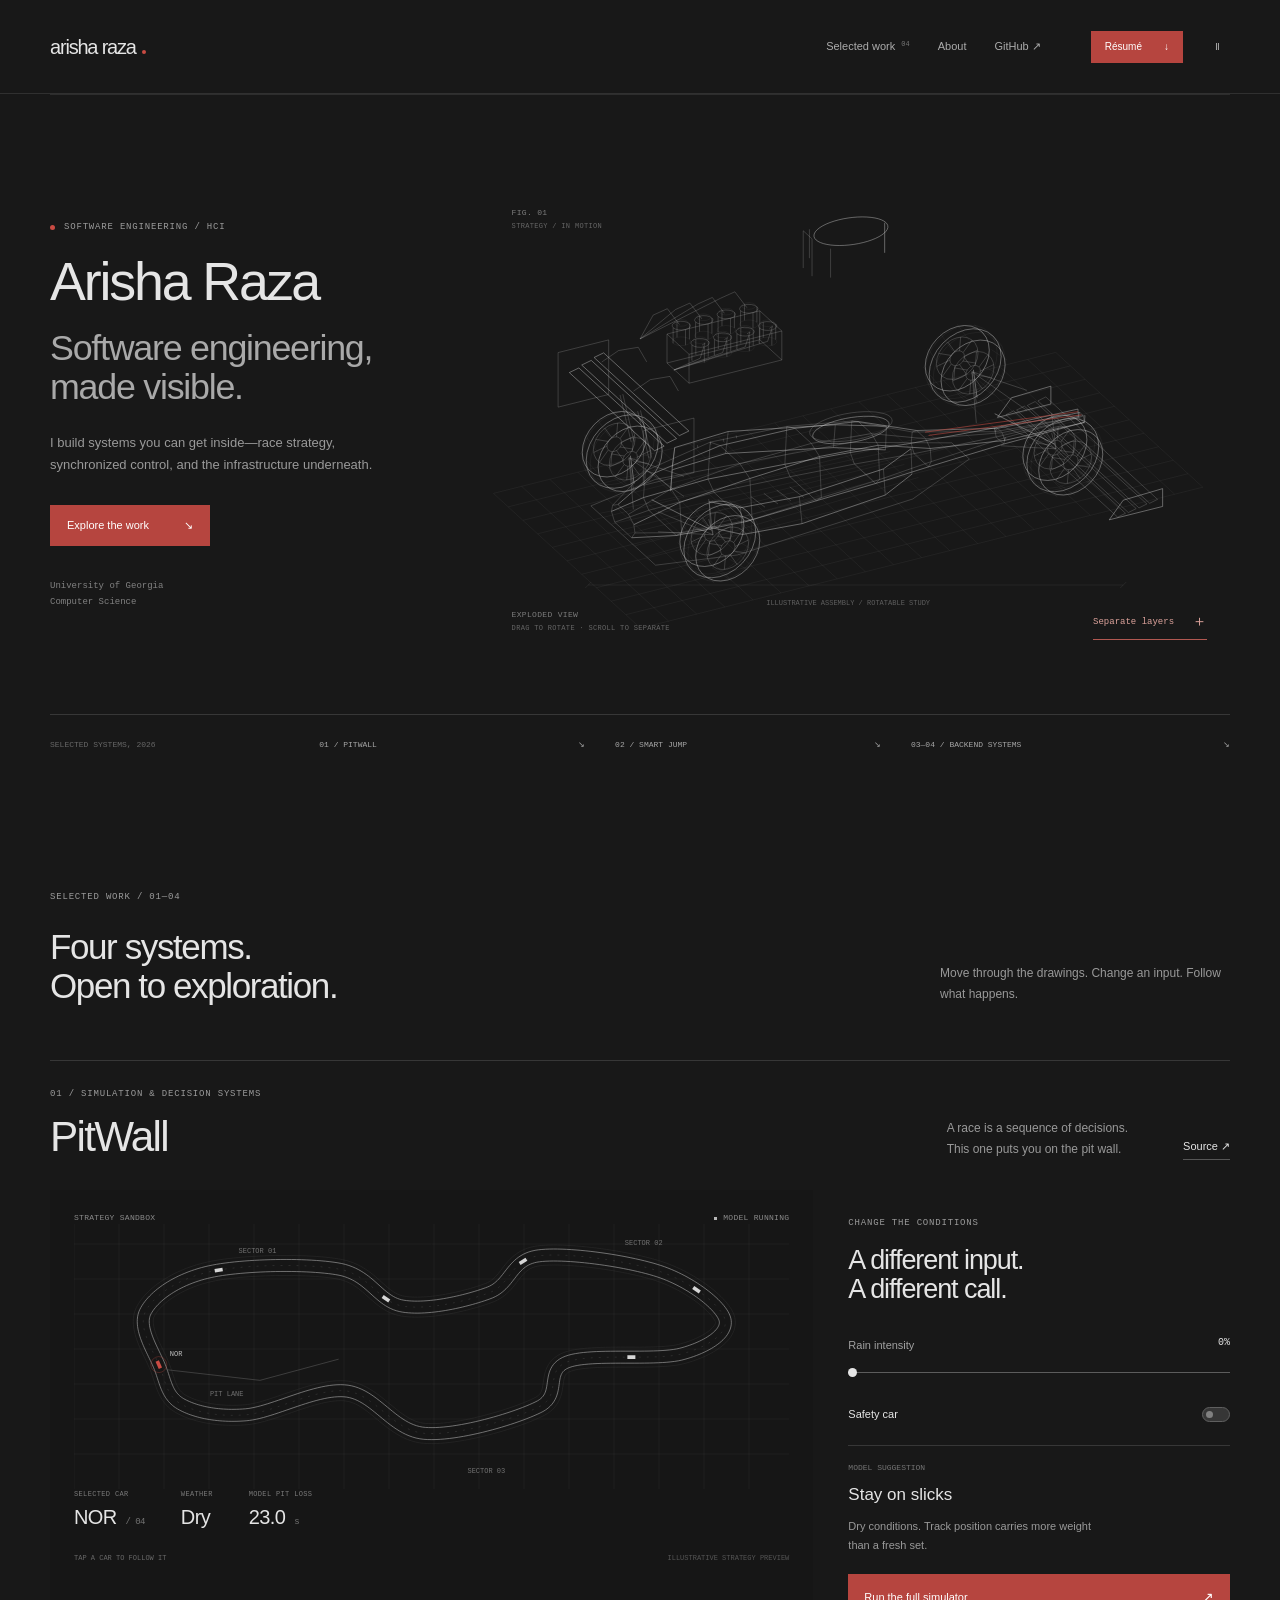
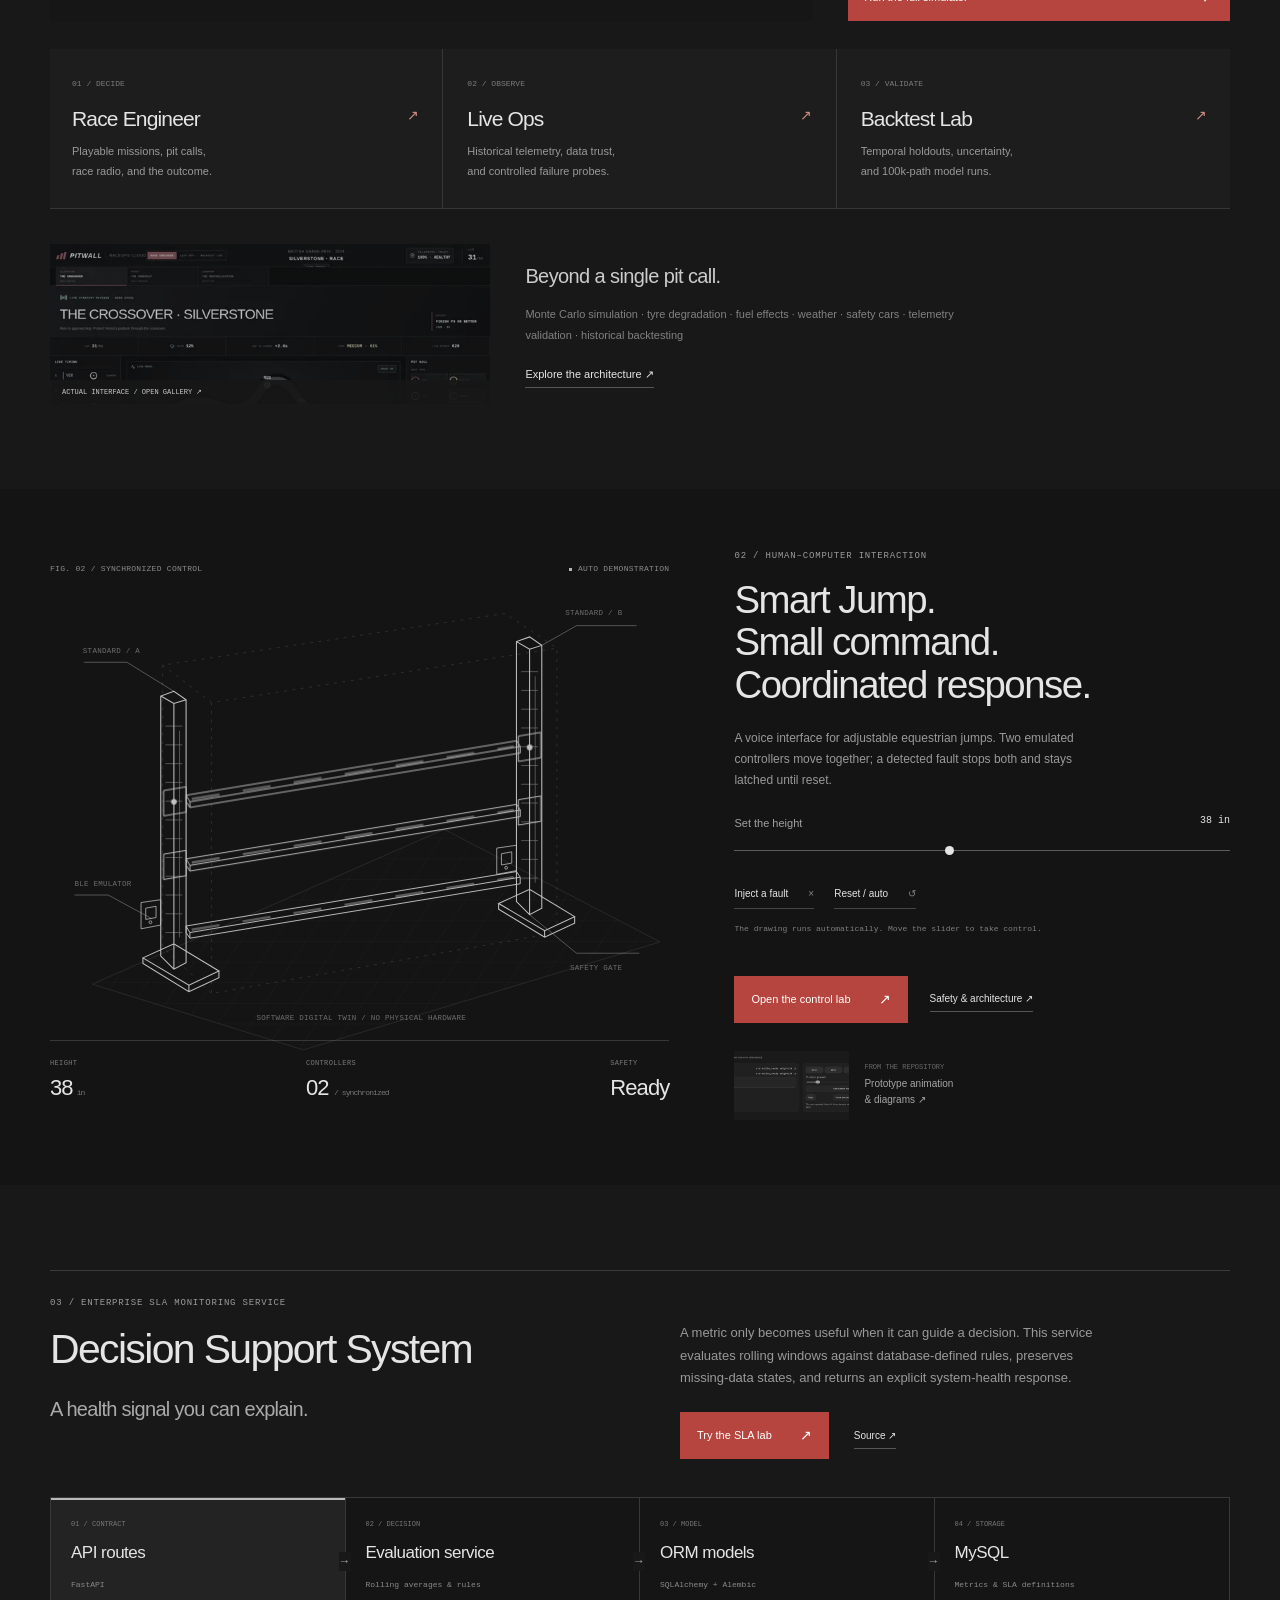
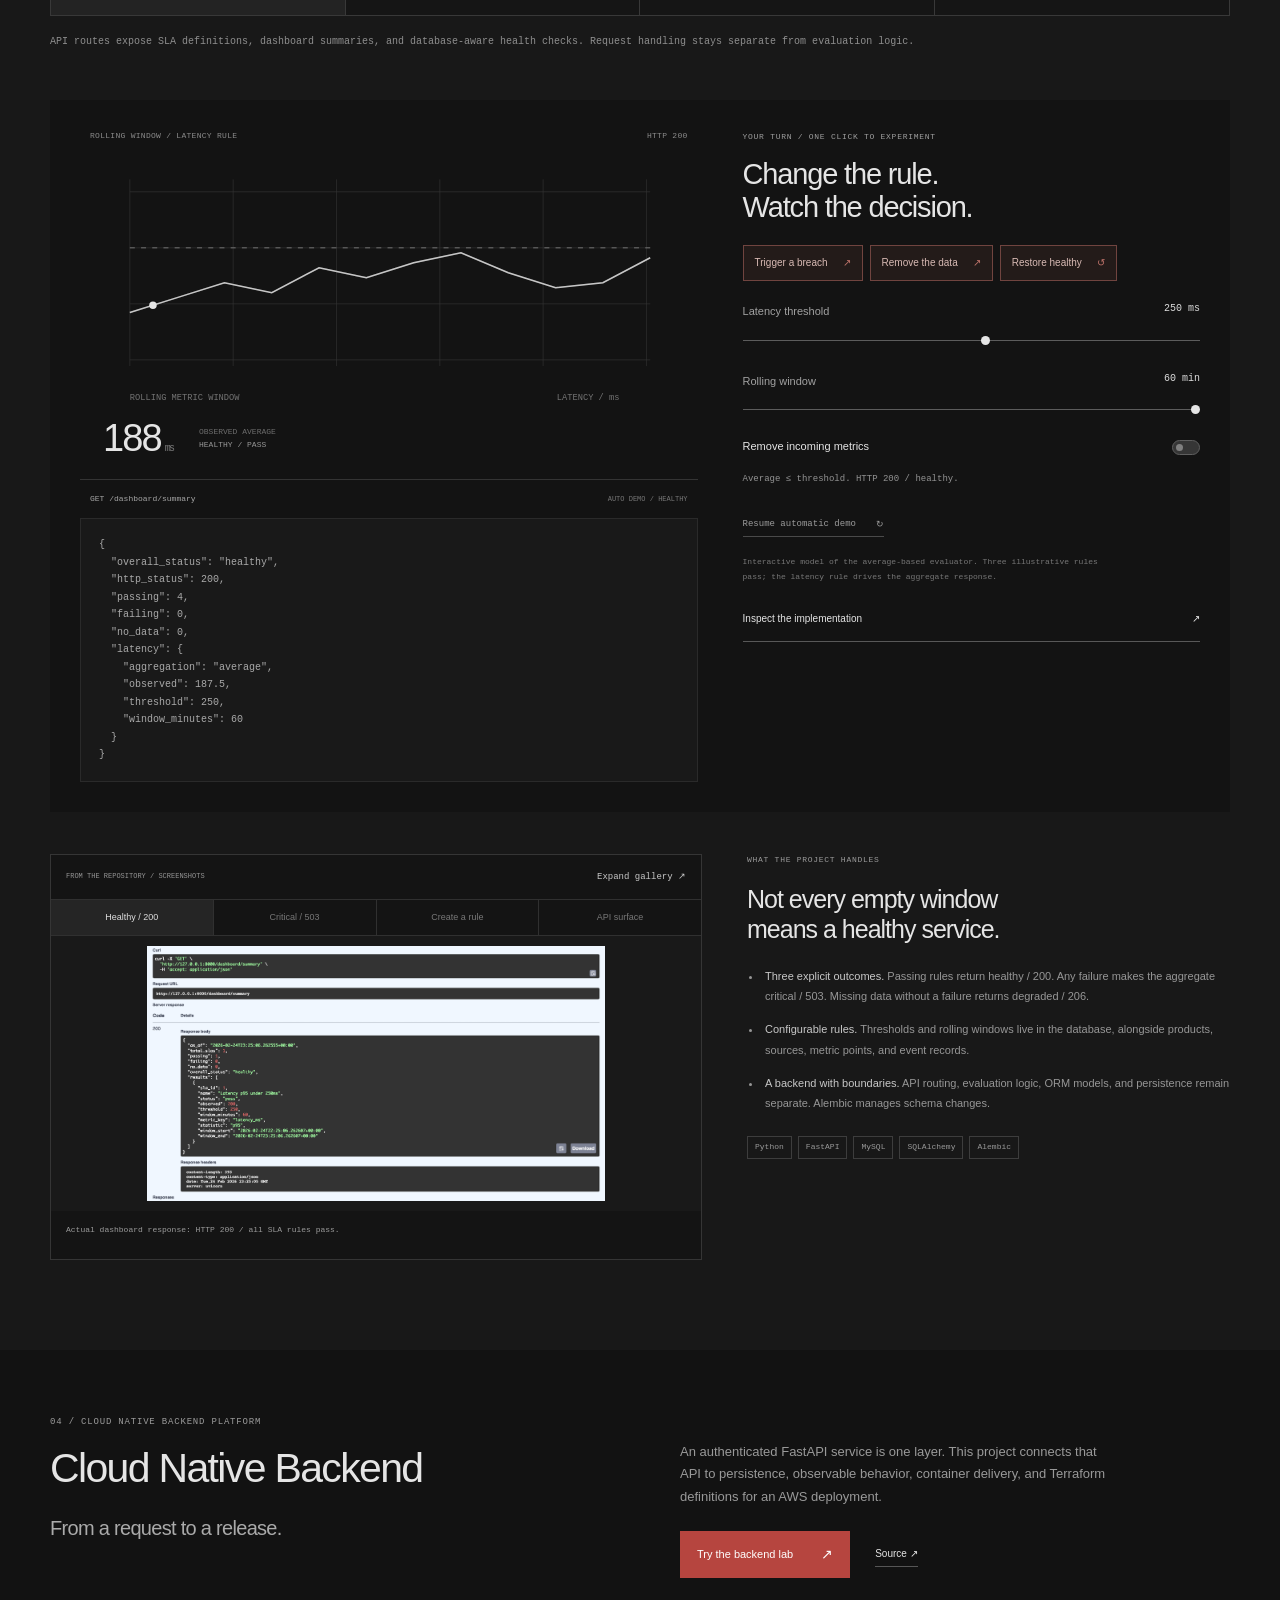
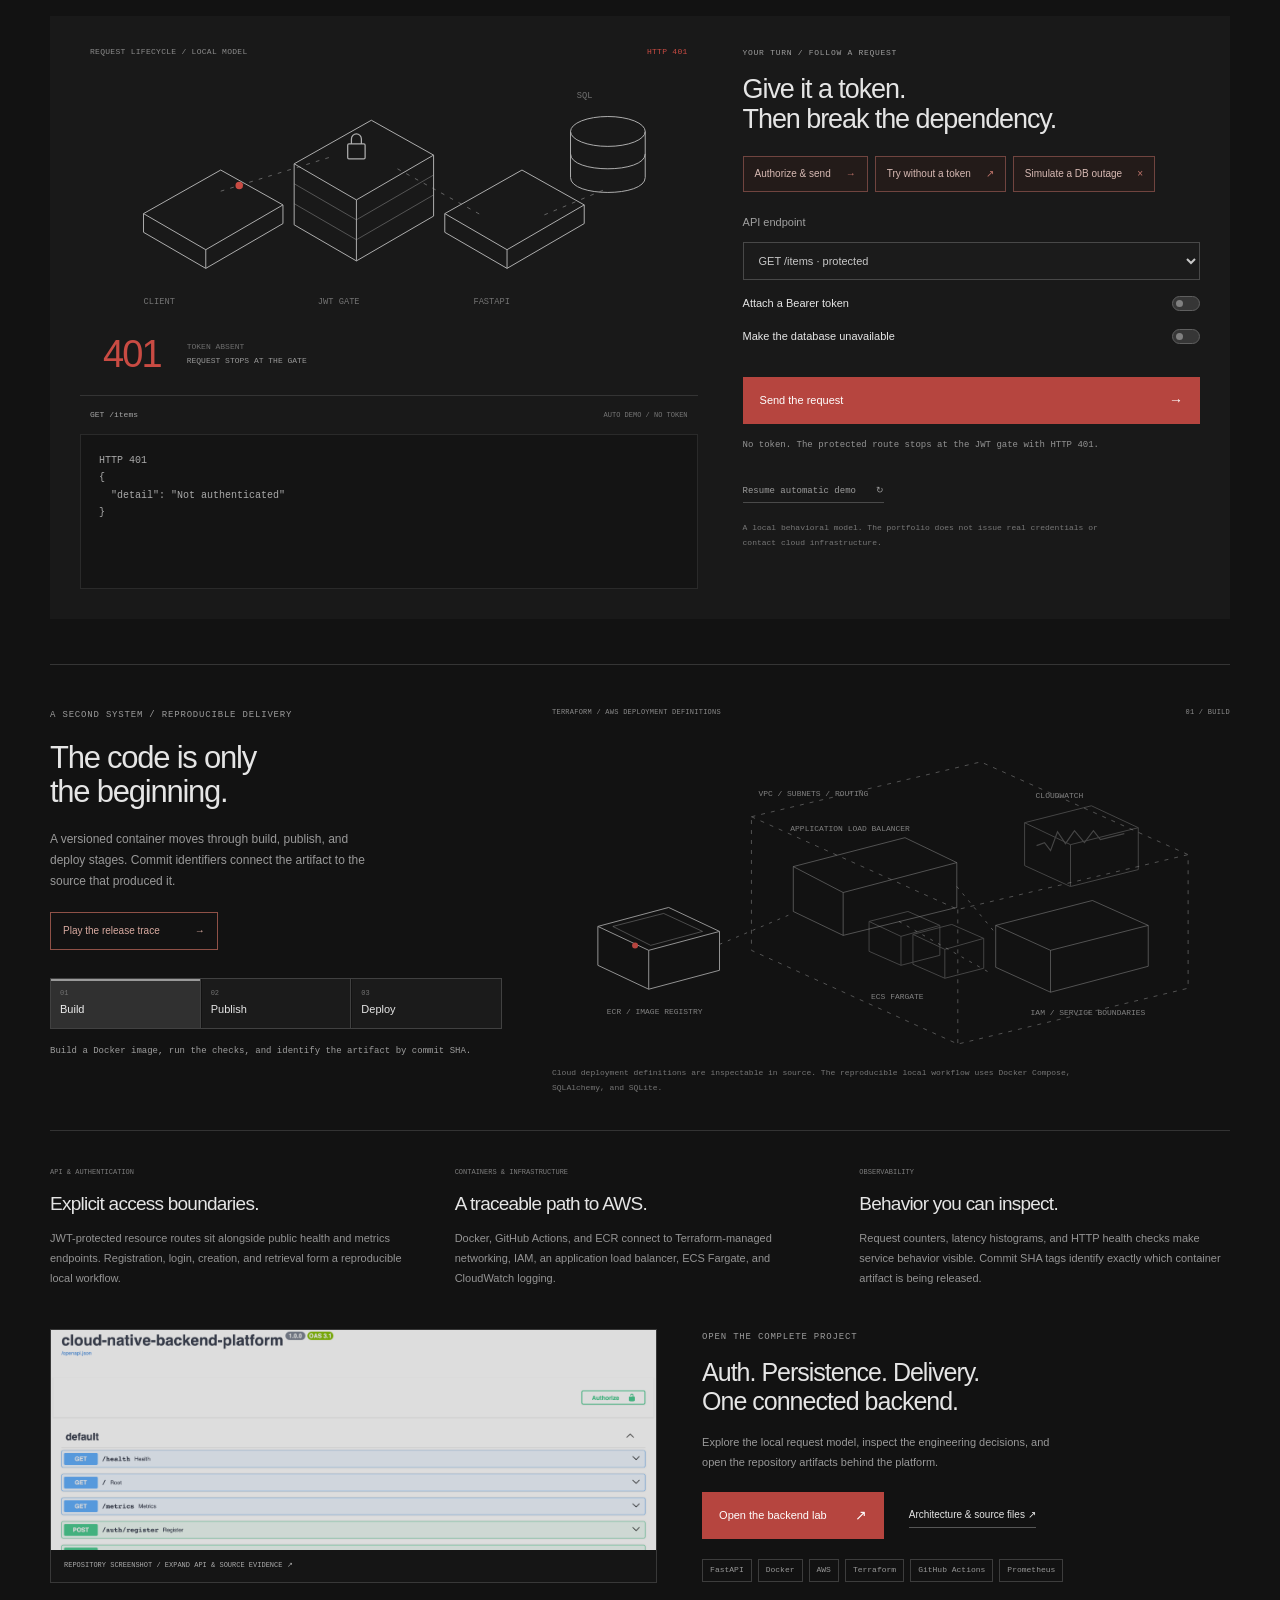
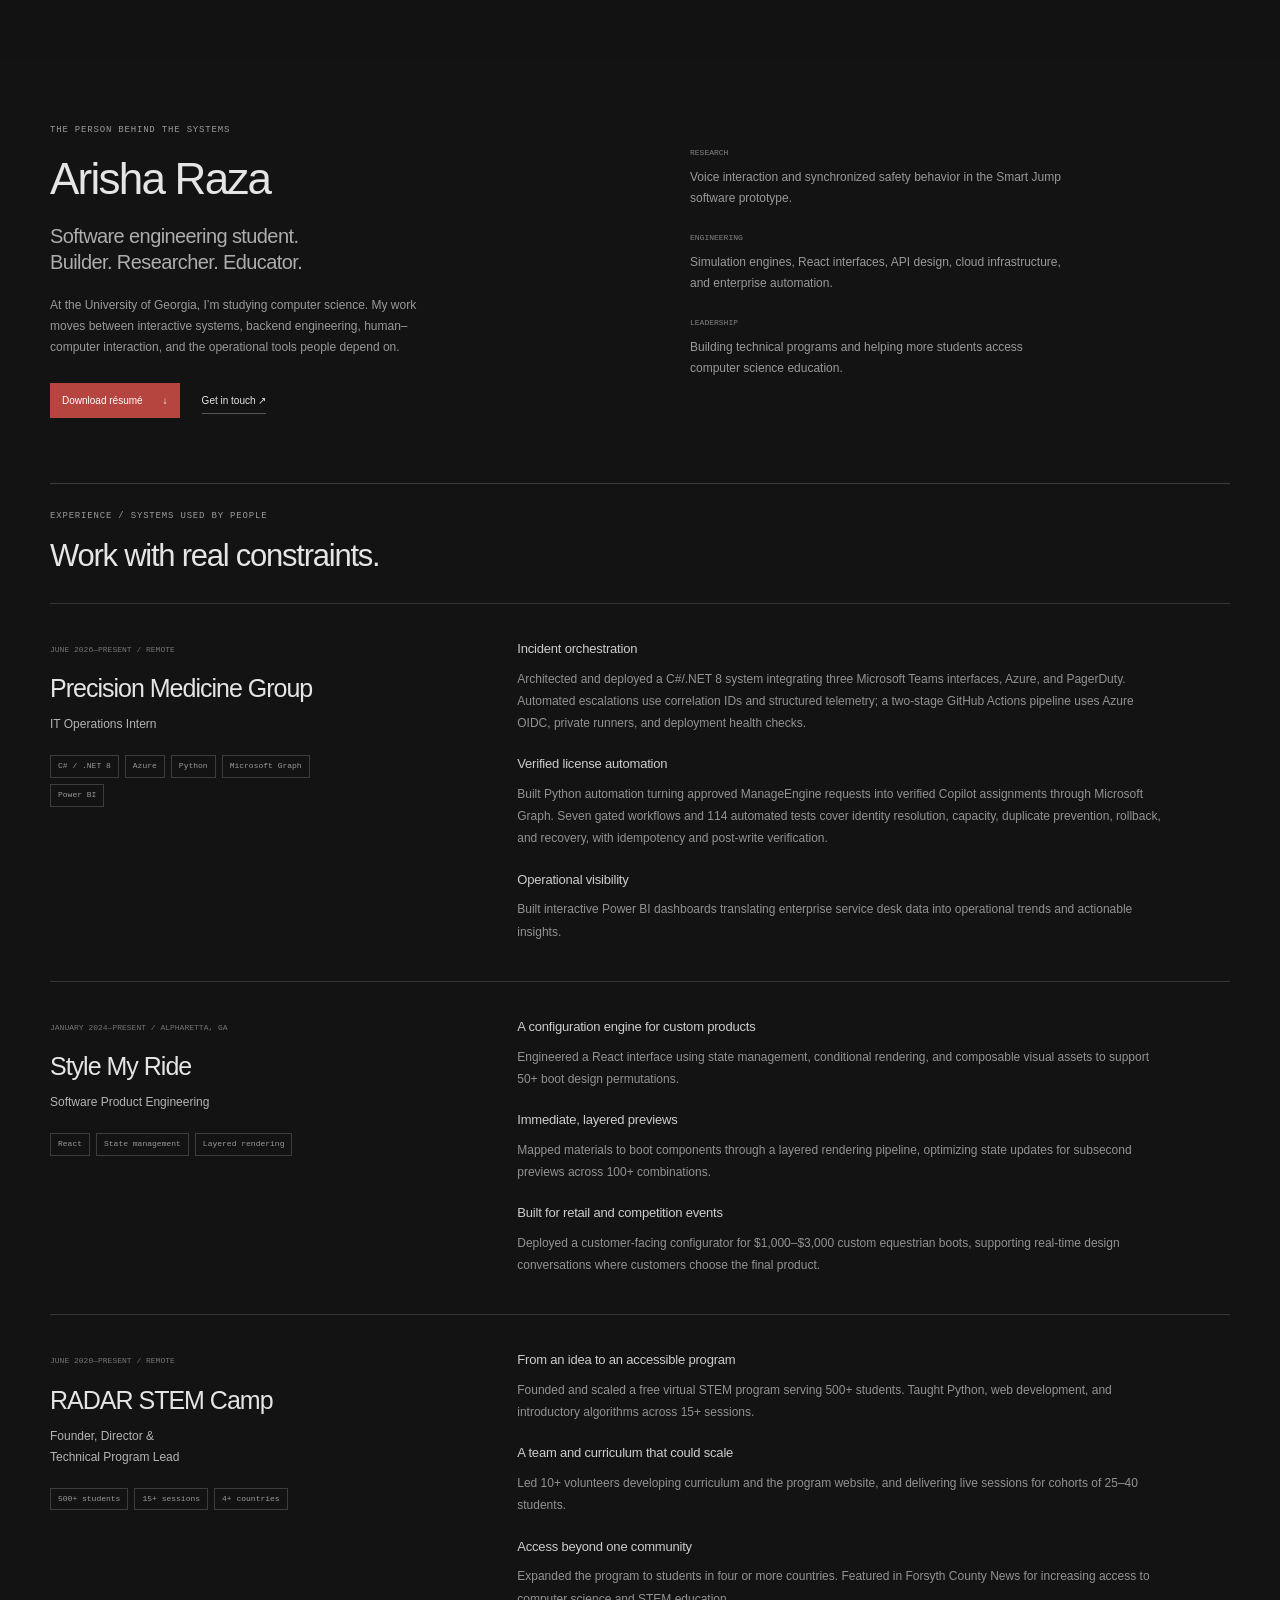
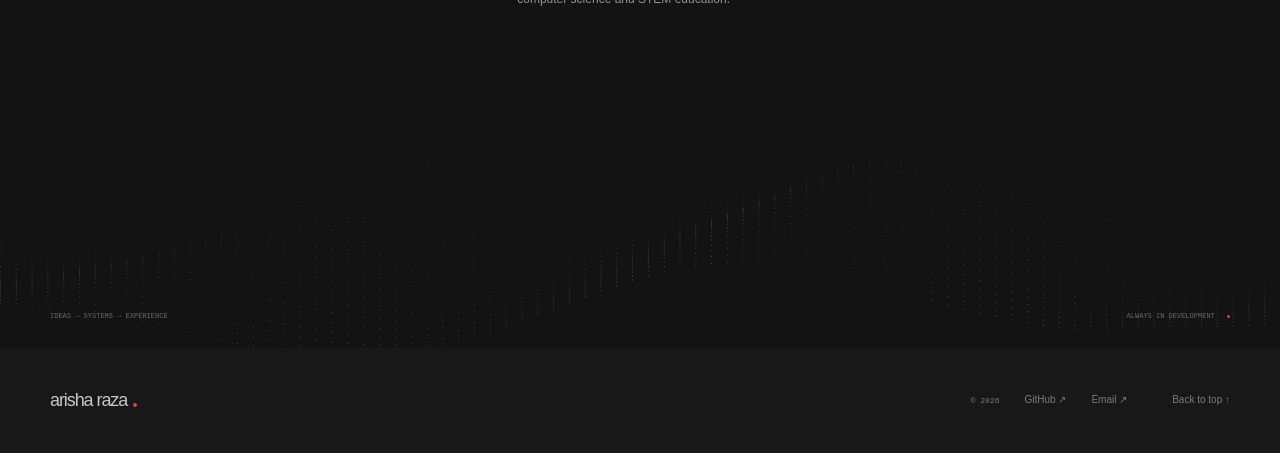
<file: index.html>
<!doctype html>
<html lang="en">
<head>
  <meta charset="UTF-8"><meta name="viewport" content="width=device-width, initial-scale=1">
  <meta name="theme-color" content="#171819"><meta name="description" content="Arisha Raza — software engineering, simulation, and human–computer interaction. Explore four working systems.">
  <title>Arisha Raza — Engineering, made visible.</title>
  <link rel="icon" href="data:image/svg+xml,%3Csvg xmlns='http://www.w3.org/2000/svg' viewBox='0 0 64 64'%3E%3Crect width='64' height='64' fill='%23171819'/%3E%3Ctext x='32' y='42' text-anchor='middle' fill='%23e4e5e1' font-family='Arial' font-size='28'%3Ear%3C/text%3E%3C/svg%3E">
  <link rel="stylesheet" href="project-experiences.css"><link rel="stylesheet" href="workshop.css">
</head>
<body>
<a class="skip" href="#work">Skip to projects</a>
<header class="site-header wrap"><a class="wordmark" href="#top">arisha raza<span class="tiny-dot"></span></a><nav aria-label="Main navigation"><a href="#work">Selected work <sup>04</sup></a><a href="#about">About</a><a href="https://github.com/arisharazakhan-cpu" target="_blank" rel="noopener">GitHub ↗</a></nav><a class="resume-link" href="assets/Arisha-Raza-Resume.pdf" download>Résumé <span>↓</span></a><button id="pause-motion" class="motion-switch" aria-label="Pause motion" aria-pressed="false">Ⅱ</button></header>
<main id="top">
<section class="hero wrap" aria-labelledby="hero-title">
  <div class="hero-copy"><p class="eyebrow"><span class="tiny-dot"></span> SOFTWARE ENGINEERING / HCI</p><h1 id="hero-title">Arisha Raza<span class="hero-profession">Software engineering,<br>made visible.</span></h1><p>I build systems you can get inside—race strategy, synchronized control, and the infrastructure underneath.</p><a class="light-button" href="#work">Explore the work <span>↘</span></a><div class="hero-note"><span>University of Georgia</span><span>Computer Science</span></div></div>
  <div class="hero-drawing interactive-drawing" id="car-stage" tabindex="0" role="img" aria-label="Interactive wireframe race car. Move your pointer or drag to rotate. Arrow keys rotate; plus and minus explode or assemble its layers."><canvas id="car-canvas" width="900" height="620"></canvas><div class="drawing-corner top-left"><span>FIG. 01</span><b>STRATEGY / IN MOTION</b></div><div class="drawing-corner bottom-left"><span id="car-view-label">ASSEMBLY VIEW</span><b>DRAG TO ROTATE · SCROLL TO SEPARATE</b></div><button id="explode-car" class="diagram-control" aria-pressed="false">Separate layers <span>＋</span></button></div>
  <div class="hero-baseline"><span>SELECTED SYSTEMS, 2026</span><a href="#pitwall">01 / PITWALL <span>↘</span></a><a href="#smartjump">02 / SMART JUMP <span>↘</span></a><a href="#systems">03—04 / BACKEND SYSTEMS <span>↘</span></a></div>
</section>
<section class="work-heading wrap" id="work"><p class="eyebrow">SELECTED WORK / 01—04</p><h2>Four systems.<br>Open to exploration.</h2><p>Move through the drawings. Change an input. Follow what happens.</p></section>
<section class="pitwall-section wrap project-section" id="pitwall" aria-labelledby="pitwall-heading">
  <div class="section-top"><div><p class="eyebrow">01 / SIMULATION & DECISION SYSTEMS</p><h2 id="pitwall-heading">PitWall</h2></div><p>A race is a sequence of decisions.<br>This one puts you on the pit wall.</p><a class="text-link" href="https://github.com/arisharazakhan-cpu/pitwall-race-strategy-simulator" target="_blank" rel="noopener">Source ↗</a></div>
  <div class="race-workbench">
    <div class="track-drawing" id="track-stage"><div class="diagram-heading"><span>STRATEGY SANDBOX</span><span class="live-indicator">MODEL RUNNING</span></div><canvas id="track-canvas" width="1000" height="410" tabindex="0" role="img" aria-label="Animated race circuit. Cars respond to your selection and conditions. Use left and right arrows to select a car."></canvas><div class="track-readouts"><div><small>SELECTED CAR</small><strong id="race-driver">NOR <span>/ 04</span></strong></div><div><small>WEATHER</small><strong id="weather-value">Dry</strong></div><div><small>MODEL PIT LOSS</small><strong id="pit-loss">23.0 <span>s</span></strong></div></div><div class="track-instruction">TAP A CAR TO FOLLOW IT <span>ILLUSTRATIVE STRATEGY PREVIEW</span></div></div>
    <div class="strategy-inputs"><p class="eyebrow">CHANGE THE CONDITIONS</p><h3>A different input.<br>A different call.</h3><label for="rain-control">Rain intensity <output id="rain-output">0%</output></label><input id="rain-control" type="range" min="0" max="100" value="0"><label class="check-label" for="safety-control"><span>Safety car</span><input id="safety-control" type="checkbox"><i aria-hidden="true"></i></label><div class="strategy-call"><small>MODEL SUGGESTION</small><strong id="compound-suggestion">Stay on slicks</strong><p id="strategy-explanation">Dry conditions. Track position carries more weight than a fresh set.</p></div><button class="line-button engage-button" data-mode="game">Run the full simulator <span>↗</span></button></div>
  </div>
  <div class="workspace-links"><button data-mode="game"><span>01 / DECIDE</span><h3>Race Engineer <b>↗</b></h3><p>Playable missions, pit calls,<br>race radio, and the outcome.</p></button><button data-mode="live"><span>02 / OBSERVE</span><h3>Live Ops <b>↗</b></h3><p>Historical telemetry, data trust,<br>and controlled failure probes.</p></button><button data-mode="backtest"><span>03 / VALIDATE</span><h3>Backtest Lab <b>↗</b></h3><p>Temporal holdouts, uncertainty,<br>and 100k-path model runs.</p></button></div>
  <div class="project-evidence"><button class="evidence-preview" data-project="1" data-view="gallery"><img src="assets/pitwall-preview.webp" loading="lazy" width="550" height="300" alt="Actual PitWall Race Engineer project interface"><span>ACTUAL INTERFACE / OPEN GALLERY ↗</span></button><div><p>Beyond a single pit call.</p><span>Monte Carlo simulation · tyre degradation · fuel effects · weather · safety cars · telemetry validation · historical backtesting</span><button class="text-link" data-project="1" data-view="engineering">Explore the architecture ↗</button></div></div>
</section>
<section class="jump-section project-section" id="smartjump" aria-labelledby="jump-heading"><div class="wrap jump-layout">
  <div class="jump-illustration" id="jump-stage"><div class="diagram-heading"><span>FIG. 02 / SYNCHRONIZED CONTROL</span><span id="jump-status" class="live-indicator">AUTO DEMONSTRATION</span></div>
    <svg class="jump-blueprint" viewBox="0 0 660 490" role="img" aria-label="Animated three-rail equestrian jump with two synchronized emulated controllers">
      <defs><pattern id="ground-grid" width="35" height="22" patternUnits="userSpaceOnUse" patternTransform="skewX(-34)"><path d="M35 0H0V22" fill="none" stroke="currentColor" stroke-width=".5"/></pattern><pattern id="rail-mark" width="48" height="12" patternUnits="userSpaceOnUse"><path d="M0 6H25" stroke="currentColor" stroke-width="3"/></pattern></defs>
      <g opacity=".12"><path d="M45 420L420 255 650 375 270 490Z" fill="url(#ground-grid)" stroke="currentColor"/></g>
      <g class="safety-envelope" fill="none" stroke="currentColor" stroke-dasharray="3 6" opacity=".17"><path d="M120 380V80L485 25 540 62V365L172 430Z M120 80L172 120 540 62 M172 120V430"/></g>
      <g class="jump-stand" fill="none" stroke="currentColor" stroke-width="1.1"><path d="M118 390V113L132 108 145 117V397L132 404Z M118 113L132 121 145 117 M132 121V404 M99 392L132 377 180 406 148 421Z M99 392V398L148 428 180 413V406 M148 421V428"/><path d="M497 332V55L511 50 524 59V339L511 346Z M497 55L511 63 524 59 M511 63V346 M478 334L511 319 559 348 527 363Z M478 334V340L527 370 559 355V348 M527 363V370"/></g>
      <g class="actuator-detail" fill="none" stroke="currentColor" stroke-width=".7" opacity=".55"><path d="M138 150V370 M517 92V312"/><path d="M123 145H141 M123 165H141 M123 185H141 M123 205H141 M123 225H141 M123 245H141 M123 265H141 M123 285H141 M123 305H141 M123 325H141 M123 345H141 M123 365H141 M502 87H520 M502 107H520 M502 127H520 M502 147H520 M502 167H520 M502 187H520 M502 207H520 M502 227H520 M502 247H520 M502 267H520 M502 287H520 M502 307H520"/></g>
      <g class="jump-moving middle-rail" fill="none" stroke="currentColor"><path d="M145 289L497 231 501 237 149 296Z M145 289V296L149 302 501 244V237 M149 296V302"/><path d="M151 293L494 237" stroke-width="2.5" stroke-dasharray="30 25" opacity=".45"/><path d="M121 284L145 280V307L121 311Z M499 226L523 222V249L499 253Z"/></g>
      <g class="jump-moving top-rail" fill="none" stroke="currentColor"><path d="M145 223L497 165 501 171 149 230Z M145 223V230L149 236 501 178V171 M149 230V236"/><path d="M151 227L494 171" stroke-width="2.5" stroke-dasharray="30 25" opacity=".45"/><path d="M121 218L145 214V241L121 245Z M499 160L523 156V183L499 187Z"/><circle class="sensor" cx="132" cy="230" r="3"/><circle class="sensor" cx="511" cy="172" r="3"/></g>
      <g fill="none" stroke="currentColor"><path d="M145 358L497 300 501 306 149 365Z M145 358V365L149 371 501 313V306 M149 365V371"/><path d="M151 362L494 306" stroke-width="2.5" stroke-dasharray="30 25" opacity=".4"/></g>
      <g class="controller-boxes" fill="none" stroke="currentColor" stroke-width=".8"><path d="M97 333L118 330V357L97 361Z M476 275L497 272V299L476 303Z M102 339L113 337V349L102 351Z M481 281L492 279V291L481 293Z"/><circle cx="107" cy="354" r="1.5"/><circle cx="486" cy="296" r="1.5"/></g>
      <g class="blueprint-labels"><path d="M132 108L82 77H36 M524 59L561 38H625 M108 350L62 325H26 M511 346L561 387H628" fill="none" stroke="currentColor" opacity=".4"/><text x="35" y="67">STANDARD / A</text><text x="549" y="27">STANDARD / B</text><text x="26" y="315">BLE EMULATOR</text><text x="554" y="405">SAFETY GATE</text><text x="220" y="458">SOFTWARE DIGITAL TWIN / NO PHYSICAL HARDWARE</text></g>
    </svg><div class="jump-metrics"><span><small>HEIGHT</small><strong id="jump-height">36<span> in</span></strong></span><span><small>CONTROLLERS</small><strong>02 <span>/ synchronized</span></strong></span><span><small>SAFETY</small><strong id="jump-safety">Ready</strong></span></div>
  </div>
  <div class="jump-copy"><p class="eyebrow">02 / HUMAN–COMPUTER INTERACTION</p><h2 id="jump-heading">Smart Jump.<br>Small command.<br>Coordinated response.</h2><p>A voice interface for adjustable equestrian jumps. Two emulated controllers move together; a detected fault stops both and stays latched until reset.</p><div class="jump-controls"><label for="jump-height-control">Set the height <output id="jump-target-output">36 in</output></label><input id="jump-height-control" type="range" min="12" max="72" value="36"><div class="control-buttons"><button id="jump-fault-control">Inject a fault <span>×</span></button><button id="jump-reset-control">Reset / auto <span>↺</span></button></div><p id="jump-feedback" class="interaction-feedback" role="status">The drawing runs automatically. Move the slider to take control.</p></div><div class="inline-links"><button class="light-button engage-button" data-project="0">Open the control lab <span>↗</span></button><button class="text-link" data-project="0" data-view="engineering">Safety & architecture ↗</button></div><div class="jump-repository"><video data-src="assets/smartjump-motion.mp4" poster="assets/smartjump-preview.webp" loop muted playsinline preload="none" aria-label="Actual Smart Jump repository animation"></video><button data-project="0" data-view="gallery"><span>FROM THE REPOSITORY</span>Prototype animation<br>& diagrams ↗</button></div></div>
</div></section>
<div id="systems" class="systems-anchor"></div>
<section class="case-section wrap" id="decision-support" aria-labelledby="dss-heading">
  <div class="case-heading"><div><p class="eyebrow">03 / ENTERPRISE SLA MONITORING SERVICE</p><h2 id="dss-heading">Decision Support System</h2><p class="case-premise">A health signal you can explain.</p></div><div class="case-intro"><p>A metric only becomes useful when it can guide a decision. This service evaluates rolling windows against database-defined rules, preserves missing-data states, and returns an explicit system-health response.</p><div class="case-entry"><button class="engage-button" data-project="2">Try the SLA lab <span>↗</span></button><a class="text-link" href="https://github.com/arisharazakhan-cpu/decision-support-system" target="_blank" rel="noopener">Source ↗</a></div></div></div>
  <div class="architecture-strip" aria-label="Four backend layers"><button data-dss-layer="0" class="active" aria-pressed="true"><span>01 / CONTRACT</span><strong>API routes</strong><small>FastAPI</small></button><button data-dss-layer="1" aria-pressed="false"><span>02 / DECISION</span><strong>Evaluation service</strong><small>Rolling averages & rules</small></button><button data-dss-layer="2" aria-pressed="false"><span>03 / MODEL</span><strong>ORM models</strong><small>SQLAlchemy + Alembic</small></button><button data-dss-layer="3" aria-pressed="false"><span>04 / STORAGE</span><strong>MySQL</strong><small>Metrics & SLA definitions</small></button></div>
  <p class="layer-explanation" id="dss-layer-detail">API routes expose SLA definitions, dashboard summaries, and database-aware health checks. Request handling stays separate from evaluation logic.</p>
  <article class="system-study expanded-console" id="sla-study">
    <div class="console-visual"><div class="system-drawing sla-drawing"><div class="diagram-heading"><span>ROLLING WINDOW / LATENCY RULE</span><span id="sla-preview-status">HTTP 200</span></div><svg viewBox="0 0 480 220" role="img" aria-label="Rolling latency samples, with an adjustable threshold"><g class="chart-grid"><path d="M32 40H450 M32 85H450 M32 130H450 M32 175H450 M32 30V180 M115 30V180 M198 30V180 M281 30V180 M364 30V180 M447 30V180"/></g><path class="metric-trace" id="preview-metric-line" d="M32 140L70 132 108 120 146 128 184 98 222 112 260 90 298 73 336 105 374 120 412 110 450 85"/><path id="preview-active-line" class="metric-active" d=""/><path id="threshold-line" class="threshold-line" d="M32 85H450"/><circle class="signal-dot" r="3" cx="32" cy="137"/><text x="32" y="207">ROLLING METRIC WINDOW</text><text x="375" y="207">LATENCY / ms</text></svg><div class="diagram-stat"><strong id="sla-average">196<span> ms</span></strong><span>OBSERVED AVERAGE<br><b id="sla-state-name">HEALTHY / PASS</b></span></div></div><div class="response-strip"><span>GET /dashboard/summary</span><span id="sla-auto-mode">AUTO DEMO / HEALTHY</span></div><pre class="response-json" id="sla-preview-json" aria-label="Modeled SLA evaluation response"></pre></div>
    <div class="study-copy"><p class="eyebrow">YOUR TURN / ONE CLICK TO EXPERIMENT</p><h3>Change the rule.<br>Watch the decision.</h3><div class="scenario-shortcuts" role="group" aria-label="Try an SLA scenario"><button data-sla-preset="breach">Trigger a breach <span>↗</span></button><button data-sla-preset="missing">Remove the data <span>↗</span></button><button data-sla-preset="healthy">Restore healthy <span>↺</span></button></div><label for="sla-threshold-control">Latency threshold <output id="sla-threshold-output">250 ms</output></label><input id="sla-threshold-control" type="range" min="80" max="400" step="10" value="250"><label for="sla-window-control">Rolling window <output id="sla-window-output">60 min</output></label><input id="sla-window-control" type="range" min="1" max="12" value="12"><label class="check-label" for="sla-missing-control"><span>Remove incoming metrics</span><input id="sla-missing-control" type="checkbox"><i aria-hidden="true"></i></label><p class="interaction-feedback" id="sla-feedback" role="status">Average ≤ threshold. HTTP 200 / healthy.</p><button class="resume-auto" id="resume-sla-auto">Resume automatic demo <span>↻</span></button><p class="preview-note">Interactive model of the average-based evaluator. Three illustrative rules pass; the latency rule drives the aggregate response.</p><button class="line-button" data-project="2" data-view="engineering">Inspect the implementation <span>↗</span></button></div>
  </article>
  <div class="case-depth"><div class="capture-viewer" data-capture-set="sla"><div class="capture-topline"><span>FROM THE REPOSITORY / SCREENSHOTS</span><button data-project="2" data-view="gallery">Expand gallery ↗</button></div><div class="capture-tabs" role="group" aria-label="Choose an actual project capture"><button class="active" data-capture="assets/sla-healthy.png" data-caption="Actual dashboard response: HTTP 200 / all SLA rules pass." aria-pressed="true">Healthy / 200</button><button data-capture="assets/sla-critical.png" data-caption="Actual dashboard response: HTTP 503 / failing SLA rules." aria-pressed="false">Critical / 503</button><button data-capture="assets/sla-create.png" data-caption="Actual request creating a database-backed SLA definition." aria-pressed="false">Create a rule</button><button data-capture="assets/sla-api.png" data-caption="Actual FastAPI endpoint documentation." aria-pressed="false">API surface</button></div><img class="capture-image" src="assets/sla-healthy.png" loading="lazy" width="850" height="480" alt="Actual dashboard response: HTTP 200 / all SLA rules pass."><p class="capture-caption">Actual dashboard response: HTTP 200 / all SLA rules pass.</p></div><div class="engineering-notes"><p class="eyebrow">WHAT THE PROJECT HANDLES</p><h3>Not every empty window<br>means a healthy service.</h3><ul><li><strong>Three explicit outcomes.</strong> Passing rules return healthy / 200. Any failure makes the aggregate critical / 503. Missing data without a failure returns degraded / 206.</li><li><strong>Configurable rules.</strong> Thresholds and rolling windows live in the database, alongside products, sources, metric points, and event records.</li><li><strong>A backend with boundaries.</strong> API routing, evaluation logic, ORM models, and persistence remain separate. Alembic manages schema changes.</li></ul><div class="stack-labels"><span>Python</span><span>FastAPI</span><span>MySQL</span><span>SQLAlchemy</span><span>Alembic</span></div></div></div>
</section>
<section class="cloud-case" id="cloud" aria-labelledby="cloud-heading"><div class="wrap">
  <div class="case-heading"><div><p class="eyebrow">04 / CLOUD NATIVE BACKEND PLATFORM</p><h2 id="cloud-heading">Cloud Native Backend</h2><p class="case-premise">From a request to a release.</p></div><div class="case-intro"><p>An authenticated FastAPI service is one layer. This project connects that API to persistence, observable behavior, container delivery, and Terraform definitions for an AWS deployment.</p><div class="case-entry"><button class="engage-button" data-project="3">Try the backend lab <span>↗</span></button><a class="text-link" href="https://github.com/arisharazakhan-cpu/cloud-native-backend-platform" target="_blank" rel="noopener">Source ↗</a></div></div></div>
  <article class="system-study expanded-console cloud-console" id="cloud-study"><div class="console-visual"><div class="system-drawing cloud-drawing"><div class="diagram-heading"><span>REQUEST LIFECYCLE / LOCAL MODEL</span><span id="cloud-preview-status">HTTP 401</span></div><svg viewBox="0 0 480 220" role="img" aria-label="Animated request moving through client, authentication, API, and persistence"><g fill="none" stroke="currentColor" stroke-width=".8"><path d="M43 125L105 90 155 118 93 154Z M43 125V140L93 169 155 133V118 M93 154V169 M164 85L226 50 276 78 214 114Z M164 85V134L214 163 276 127V78 M214 114V163 M285 125L347 90 397 118 335 154Z M285 125V140L335 169 397 133V118 M335 154V169"/><path d="M164 101L214 130 276 94 M164 117L214 146 276 110" opacity=".4"/><ellipse cx="416" cy="59" rx="30" ry="12"/><path d="M386 59V96C386 112 446 112 446 96V59 M386 77C386 93 446 93 446 77"/><path d="M105 107L195 79 M247 89L314 126 M365 126L415 105" stroke-dasharray="3 5" opacity=".5"/></g><g class="cloud-gate" fill="none" stroke="currentColor"><rect x="207" y="69" width="14" height="12" rx="1"/><path d="M210 69V65a4 4 0 0 1 8 0V69"/></g><circle class="request-dot" id="request-dot" cx="105" cy="107" r="3"/><g class="cloud-labels"><text x="43" y="198">CLIENT</text><text x="183" y="198">JWT GATE</text><text x="308" y="198">FASTAPI</text><text x="391" y="32">SQL</text></g></svg><div class="diagram-stat"><strong id="cloud-status-code">401</strong><span id="cloud-trace-label">TOKEN ABSENT<br><b>REQUEST STOPS AT THE GATE</b></span></div></div><div class="response-strip"><span id="cloud-request-label">GET /items</span><span id="cloud-auto-mode">AUTO DEMO / NO TOKEN</span></div><pre class="response-json" id="cloud-preview-json" aria-label="Modeled API response"></pre></div><div class="study-copy"><p class="eyebrow">YOUR TURN / FOLLOW A REQUEST</p><h3>Give it a token.<br>Then break the dependency.</h3><div class="scenario-shortcuts" role="group" aria-label="Try a backend scenario"><button data-cloud-preset="authorized">Authorize & send <span>→</span></button><button data-cloud-preset="unauthorized">Try without a token <span>↗</span></button><button data-cloud-preset="outage">Simulate a DB outage <span>×</span></button></div><label for="cloud-route-control">API endpoint</label><select id="cloud-route-control"><option value="items">GET /items · protected</option><option value="create">POST /items · protected</option><option value="me">GET /me · protected</option><option value="health">GET /health · public</option></select><label class="check-label" for="cloud-auth-control"><span>Attach a Bearer token</span><input id="cloud-auth-control" type="checkbox"><i aria-hidden="true"></i></label><label class="check-label" for="cloud-db-control"><span>Make the database unavailable</span><input id="cloud-db-control" type="checkbox"><i aria-hidden="true"></i></label><button class="request-button engage-button" id="send-preview-request">Send the request <span>→</span></button><p class="interaction-feedback" id="cloud-feedback" role="status">Protected GET /items stops at the JWT gate with HTTP 401.</p><button class="resume-auto" id="resume-cloud-auto">Resume automatic demo <span>↻</span></button><p class="preview-note">A local behavioral model. The portfolio does not issue real credentials or contact cloud infrastructure.</p></div></article>
  <div class="release-explorer" id="release-study"><div class="release-copy"><p class="eyebrow">A SECOND SYSTEM / REPRODUCIBLE DELIVERY</p><h3>The code is only<br>the beginning.</h3><p>A versioned container moves through build, publish, and deploy stages. Commit identifiers connect the artifact to the source that produced it.</p><button id="play-release" class="outline-action">Play the release trace <span>→</span></button><div class="release-stages" role="group" aria-label="Inspect delivery stages"><button data-release-stage="0" class="active" aria-pressed="true"><span>01</span>Build</button><button data-release-stage="1" aria-pressed="false"><span>02</span>Publish</button><button data-release-stage="2" aria-pressed="false"><span>03</span>Deploy</button></div><p id="release-detail" class="release-detail">Build a Docker image, run the checks, and identify the artifact by commit SHA.</p></div><div class="infra-diagram"><p class="diagram-heading"><span>TERRAFORM / AWS DEPLOYMENT DEFINITIONS</span><span id="release-status">01 / BUILD</span></p><svg viewBox="0 0 680 340" role="img" aria-label="Container deployment architecture: Docker image, ECR, application load balancer, ECS Fargate, and CloudWatch within AWS networking"><g fill="none" stroke="currentColor"><path class="vpc-outline" d="M200 90L430 35 638 128V262L407 318 200 224Z M200 90L407 183 638 128 M407 183V318"/><path d="M242 140L354 111 406 136 292 166Z M242 140V185L292 209 406 181V136 M292 166V209" opacity=".5"/><path d="M445 199L542 174 598 199 500 224Z M445 199V241L500 266 598 240V199 M500 224V266" opacity=".5"/><path d="M46 200L117 181 168 205 97 224Z M46 200V239L97 263 168 244V205 M97 224V263"/><path d="M61 200L112 187 151 205 99 219Z" opacity=".45"/><path d="M168 218L239 188 M406 160L445 207 M348 195L440 247" stroke-dasharray="3 6" opacity=".55"/></g><g class="infra-runtime" fill="none" stroke="currentColor"><path d="M318 195L357 185 389 199 350 210Z M318 195V225L350 239 389 229V199 M350 210V239"/><path d="M362 208L401 198 433 212 394 223Z M362 208V238L394 252 433 242V212 M394 223V252"/></g><g class="infra-observability" fill="none" stroke="currentColor"><path d="M474 96L541 79 588 101 520 118Z M474 96V139L520 160 588 143V101 M520 118V160"/><path d="M486 119L494 116 500 124 507 105 515 117 524 104 534 116 543 104 550 113 574 107" stroke-width="1.2"/></g><g class="infra-labels"><text x="55" y="288">ECR / IMAGE REGISTRY</text><text x="239" y="104">APPLICATION LOAD BALANCER</text><text x="320" y="273">ECS FARGATE</text><text x="485" y="71">CLOUDWATCH</text><text x="480" y="289">IAM / SERVICE BOUNDARIES</text><text x="207" y="69">VPC / SUBNETS / ROUTING</text></g><circle class="release-packet" id="release-packet" cx="100" cy="216" r="3"/></svg><p class="infra-caption">Cloud deployment definitions are inspectable in source. The reproducible local workflow uses Docker Compose, SQLAlchemy, and SQLite.</p></div></div>
  <div class="platform-notes"><div><span>API & AUTHENTICATION</span><h3>Explicit access boundaries.</h3><p>JWT-protected resource routes sit alongside public health and metrics endpoints. Registration, login, creation, and retrieval form a reproducible local workflow.</p></div><div><span>CONTAINERS & INFRASTRUCTURE</span><h3>A traceable path to AWS.</h3><p>Docker, GitHub Actions, and ECR connect to Terraform-managed networking, IAM, an application load balancer, ECS Fargate, and CloudWatch logging.</p></div><div><span>OBSERVABILITY</span><h3>Behavior you can inspect.</h3><p>Request counters, latency histograms, and HTTP health checks make service behavior visible. Commit SHA tags identify exactly which container artifact is being released.</p></div></div>
  <div class="cloud-evidence"><button class="capture-single" data-project="3" data-view="gallery"><img src="assets/cloud-api.png" loading="lazy" width="650" height="365" alt="Actual FastAPI endpoint documentation from the Cloud Native Backend repository"><span>REPOSITORY SCREENSHOT / EXPAND API & SOURCE EVIDENCE ↗</span></button><div><p class="eyebrow">OPEN THE COMPLETE PROJECT</p><h3>Auth. Persistence. Delivery.<br>One connected backend.</h3><p>Explore the local request model, inspect the engineering decisions, and open the repository artifacts behind the platform.</p><div class="case-entry"><button class="engage-button" data-project="3">Open the backend lab <span>↗</span></button><button class="text-link" data-project="3" data-view="engineering">Architecture & source files ↗</button></div><div class="stack-labels"><span>FastAPI</span><span>Docker</span><span>AWS</span><span>Terraform</span><span>GitHub Actions</span><span>Prometheus</span></div></div></div>
</div></section>
<section class="about-section" id="about"><div class="wrap about-profile"><div><p class="eyebrow">THE PERSON BEHIND THE SYSTEMS</p><h2>Arisha Raza</h2><p class="about-lead">Software engineering student.<br>Builder. Researcher. Educator.</p><p>At the University of Georgia, I’m studying computer science. My work moves between interactive systems, backend engineering, human–computer interaction, and the operational tools people depend on.</p><div class="inline-links"><a class="light-button" href="assets/Arisha-Raza-Resume.pdf" download>Download résumé <span>↓</span></a><a class="text-link" href="mailto:arisharazakhan@gmail.com">Get in touch ↗</a></div></div><div class="profile-focus"><span>RESEARCH</span><p>Voice interaction and synchronized safety behavior in the Smart Jump software prototype.</p><span>ENGINEERING</span><p>Simulation engines, React interfaces, API design, cloud infrastructure, and enterprise automation.</p><span>LEADERSHIP</span><p>Building technical programs and helping more students access computer science education.</p></div></div>
<div class="wrap experience-expanded"><div class="experience-heading"><p class="eyebrow">EXPERIENCE / SYSTEMS USED BY PEOPLE</p><h2>Work with real constraints.</h2></div>
<article class="experience-role"><div class="role-meta"><span>JUNE 2026—PRESENT / REMOTE</span><h3>Precision Medicine Group</h3><p>IT Operations Intern</p><div class="stack-labels"><span>C# / .NET 8</span><span>Azure</span><span>Python</span><span>Microsoft Graph</span><span>Power BI</span></div></div><div class="role-work"><div><h4>Incident orchestration</h4><p>Architected and deployed a C#/.NET 8 system integrating three Microsoft Teams interfaces, Azure, and PagerDuty. Automated escalations use correlation IDs and structured telemetry; a two-stage GitHub Actions pipeline uses Azure OIDC, private runners, and deployment health checks.</p></div><div><h4>Verified license automation</h4><p>Built Python automation turning approved ManageEngine requests into verified Copilot assignments through Microsoft Graph. Seven gated workflows and 114 automated tests cover identity resolution, capacity, duplicate prevention, rollback, and recovery, with idempotency and post-write verification.</p></div><div><h4>Operational visibility</h4><p>Built interactive Power BI dashboards translating enterprise service desk data into operational trends and actionable insights.</p></div></div></article>
<article class="experience-role"><div class="role-meta"><span>JANUARY 2024—PRESENT / ALPHARETTA, GA</span><h3>Style My Ride</h3><p>Software Product Engineering</p><div class="stack-labels"><span>React</span><span>State management</span><span>Layered rendering</span></div></div><div class="role-work"><div><h4>A configuration engine for custom products</h4><p>Engineered a React interface using state management, conditional rendering, and composable visual assets to support 50+ boot design permutations.</p></div><div><h4>Immediate, layered previews</h4><p>Mapped materials to boot components through a layered rendering pipeline, optimizing state updates for subsecond previews across 100+ combinations.</p></div><div><h4>Built for retail and competition events</h4><p>Deployed a customer-facing configurator for $1,000–$3,000 custom equestrian boots, supporting real-time design conversations where customers choose the final product.</p></div></div></article>
<article class="experience-role"><div class="role-meta"><span>JUNE 2020—PRESENT / REMOTE</span><h3>RADAR STEM Camp</h3><p>Founder, Director &<br>Technical Program Lead</p><div class="stack-labels"><span>500+ students</span><span>15+ sessions</span><span>4+ countries</span></div></div><div class="role-work"><div><h4>From an idea to an accessible program</h4><p>Founded and scaled a free virtual STEM program serving 500+ students. Taught Python, web development, and introductory algorithms across 15+ sessions.</p></div><div><h4>A team and curriculum that could scale</h4><p>Led 10+ volunteers developing curriculum and the program website, and delivering live sessions for cohorts of 25–40 students.</p></div><div><h4>Access beyond one community</h4><p>Expanded the program to students in four or more countries. Featured in Forsyth County News for increasing access to computer science and STEM education.</p></div></div></article>
</div><div class="field-wrap"><canvas id="field-canvas" width="1200" height="270" role="img" aria-label="Interactive flowing point cloud. Move your pointer to deform the field."></canvas><div class="wrap field-caption"><span>IDEAS → SYSTEMS → EXPERIENCE</span><span>ALWAYS IN DEVELOPMENT <i class="tiny-dot"></i></span></div></div></section>
</main>
<footer class="site-footer wrap"><a class="wordmark" href="#top">arisha raza<span class="tiny-dot"></span></a><span>© 2026</span><a href="https://github.com/arisharazakhan-cpu" target="_blank" rel="noopener">GitHub ↗</a><a href="mailto:arisharazakhan@gmail.com">Email ↗</a><a href="#top">Back to top ↑</a></footer>
<dialog id="lab"><div class="lab-header"><a class="lab-brand" href="#work">AR <span>/ ENGINEERING LAB</span></a><button id="close-lab" aria-label="Close project">Close <kbd>ESC</kbd> ×</button></div><div class="lab-top"><div class="eyebrow" id="lab-category"></div><div class="lab-title-row"><h2 id="lab-title"></h2><a id="source-link" target="_blank" rel="noopener">View source ↗</a></div><p id="lab-description"></p><div class="lab-tabs" role="tablist" aria-label="Project sections"><button role="tab" aria-selected="true" data-tab="demo">Interactive demo</button><button role="tab" aria-selected="false" data-tab="engineering">Engineering</button><button role="tab" aria-selected="false" data-tab="gallery">Project gallery</button></div></div><div id="lab-content" role="tabpanel" aria-label="Selected project section"></div><div class="lab-bottom"><span>EXPLORE THE SYSTEM. INSPECT THE SOURCE.</span><button id="next-project">Next project →</button></div></dialog>
<dialog id="lightbox"><button id="close-lightbox" aria-label="Close full-size image">Close ×</button><img id="lightbox-image" alt=""><p id="lightbox-caption"></p></dialog><div class="toast" id="toast" role="status"></div>
<script src="project-engine.js" defer></script><script src="project-enhancements.js" defer></script><script src="wireframe.js" defer></script><script src="workshop.js" defer></script>
</body></html>
</file>
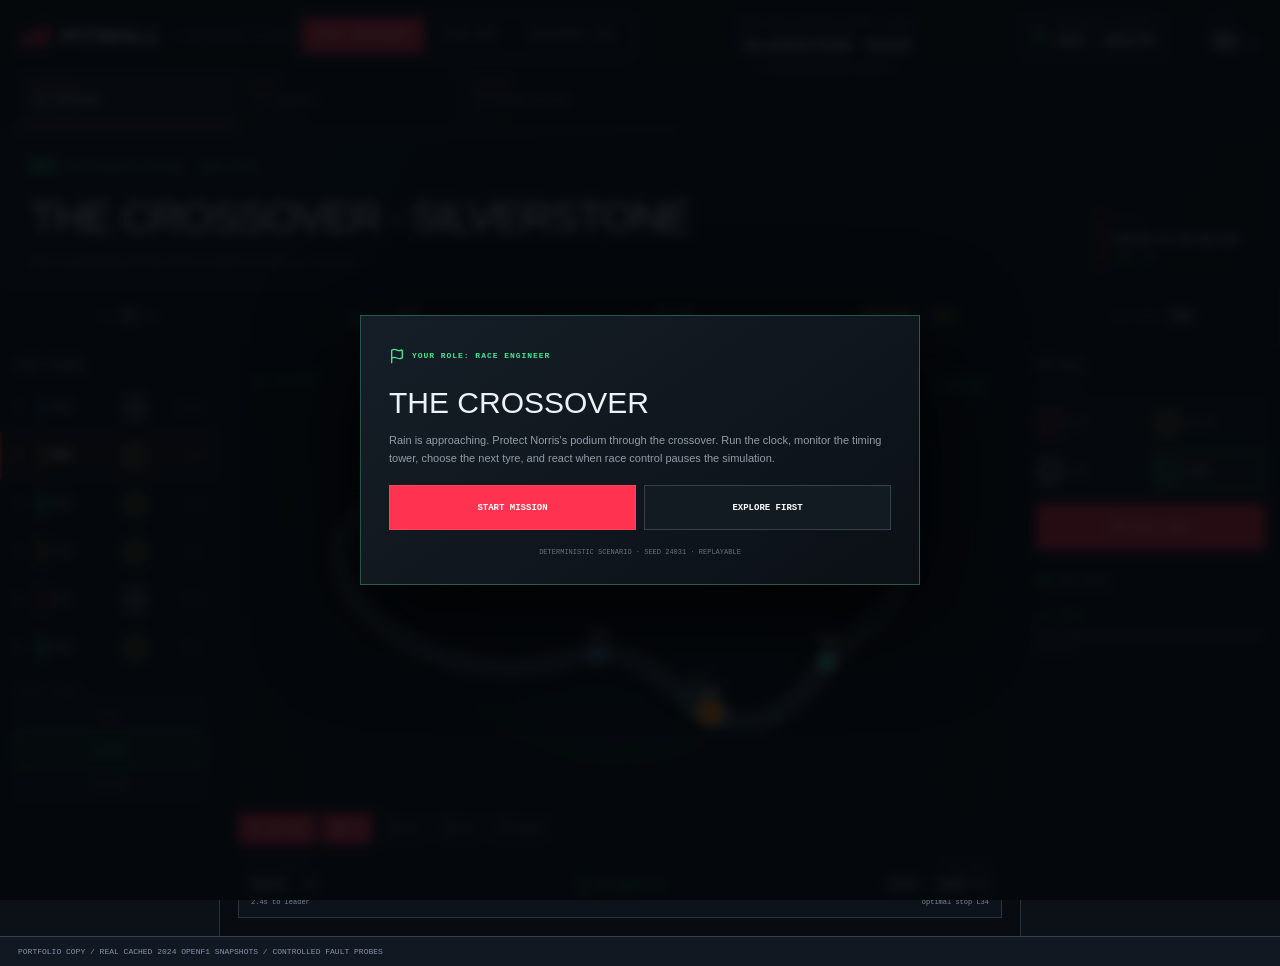
<file: pitwall/index.html>
<!doctype html><html lang="en"><head><meta charset="UTF-8"><meta name="viewport" content="width=device-width,initial-scale=1"><title>PitWall — Complete Workspaces</title>  <script type="module" crossorigin src="/pitwall/assets/index-Dz_0zjpy.js"></script>
  <link rel="stylesheet" crossorigin href="/pitwall/assets/index-CKN1zPw5.css">
</head><body><div id="root"></div></body></html>
</file>
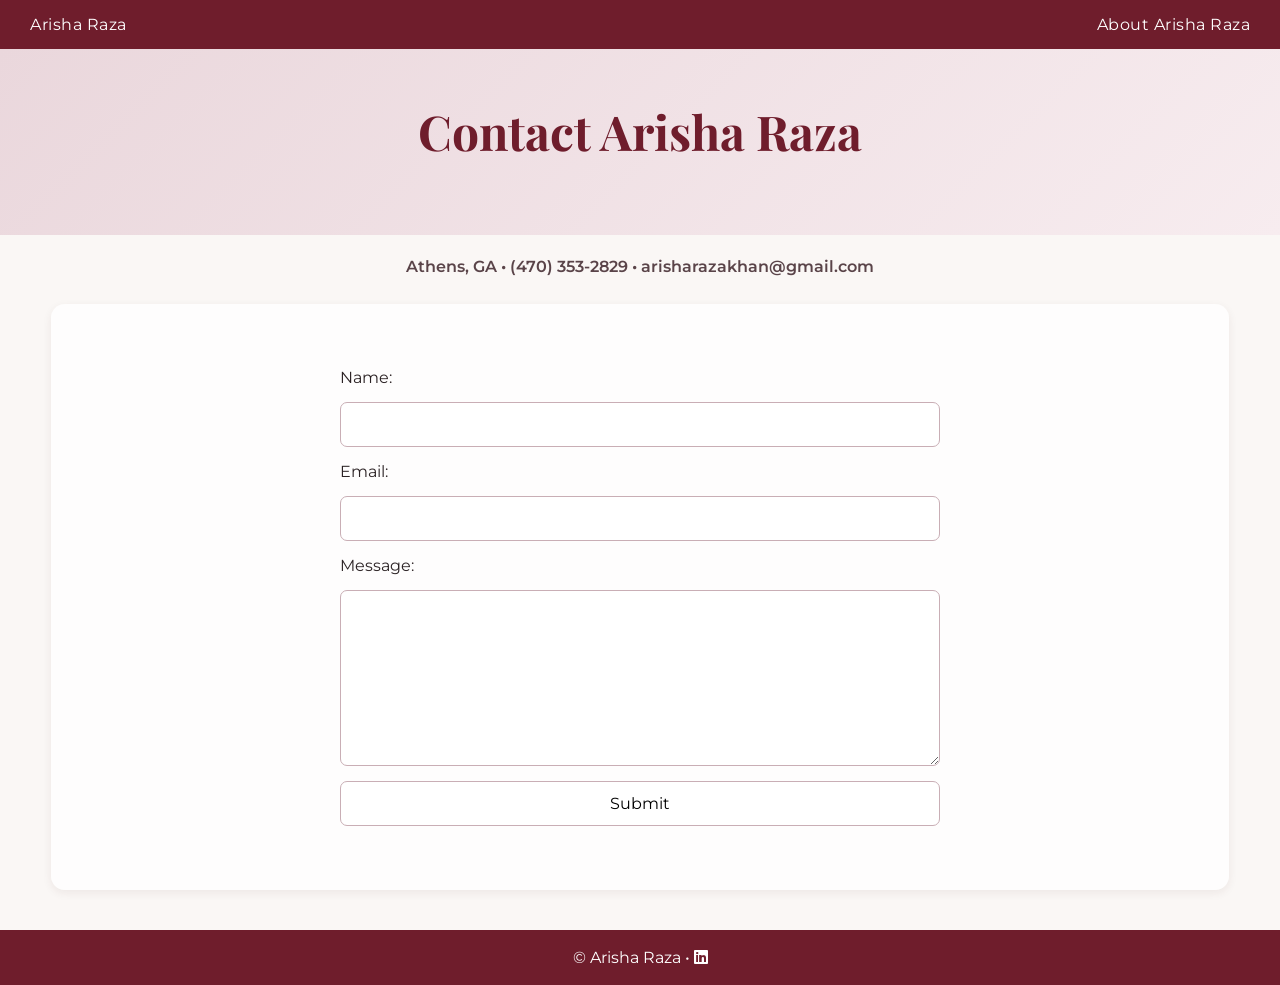
<file: contact.html>
<!DOCTYPE html>
<html lang="en">

<head>
  <meta charset="UTF-8" />
  <meta name="viewport" content="width=device-width, initial-scale=1.0" />

  <link rel="stylesheet" href="css/style.css" />

  <link
    rel="stylesheet"
    href="https://cdnjs.cloudflare.com/ajax/libs/font-awesome/6.5.2/css/all.min.css"
  />

  <title>Contact Arisha Raza</title>
</head>

<body>

  <nav>
    <p>Arisha Raza</p>
    <p>
      <a href="index.html">About Arisha Raza</a>
    </p>
  </nav>

  <header>
    <h1>Contact Arisha Raza</h1>
  </header>

  <p class="address">
    Athens, GA &bull;
    (470) 353-2829 &bull;
    arisharazakhan@gmail.com
  </p>

  <hr />

  <section>
    <form
      class="one-col"
      method="POST"
      action="https://formsubmit.co/your_unique_form_id"
    >

      <label for="name">Name:</label>
      <input
        type="text"
        id="name"
        name="name"
        required
      />

      <label for="email">Email:</label>
      <input
        type="email"
        id="email"
        name="email"
        required
      />

      <label for="message">Message:</label>
      <textarea
        id="message"
        name="message"
        rows="5"
        cols="30"
      ></textarea>

      <input
        type="submit"
        value="Submit"
      />

    </form>
  </section>

  <footer>
    <p>
      &copy;
      <a href="index.html">Arisha Raza</a>

      &bull;

      <a
        href="https://www.linkedin.com/in/arisha-raza-7987141b3"
        target="_blank"
        rel="noopener noreferrer"
      >
        <i class="fa-brands fa-linkedin"></i>
      </a>
    </p>
  </footer>

</body>

</html>
</file>
<file: project-experiences.css>
dialog{border:0;padding:0;max-width:none;max-height:none}dialog::backdrop{background:#17171bd9;backdrop-filter:blur(7px)}#lab{width:min(1200px,95vw);height:94dvh;background:var(--paper);overflow:auto}#lab[open]{animation:slide-in .3s ease}.lab-header{position:sticky;top:0;z-index:5;display:flex;justify-content:space-between;align-items:center;background:#fbfbfcf5;backdrop-filter:blur(14px);border-bottom:1px solid var(--line);padding:17px 30px}.lab-brand{font:700 21px var(--display);color:var(--red)}.lab-brand span{font:9px var(--mono);color:var(--muted);margin-left:12px}.lab-header button{border:0;background:none;font-size:12px}kbd{font:9px var(--mono);border:1px solid var(--line);padding:3px 5px;margin:0 10px}.lab-top{padding:36px 40px 0}.lab-title-row{display:flex;justify-content:space-between;align-items:center;gap:20px}.lab-title-row h2{font:500 48px var(--display);letter-spacing:-.05em;margin:17px 0 10px}.lab-title-row a{font-size:11px;border-bottom:1px solid var(--red);padding-bottom:5px;white-space:nowrap}.lab-top>p{font-size:13px;color:var(--muted);line-height:1.7;max-width:750px;margin-bottom:25px}.lab-tabs{display:flex;border-bottom:1px solid var(--line);gap:28px}.lab-tabs button{font-size:12px;border:0;background:none;padding:15px 0}.lab-tabs button[aria-selected=true]{color:var(--red);box-shadow:0 2px var(--red)}#lab-content{padding:30px 40px 40px;min-height:440px}.lab-bottom{padding:20px 40px;border-top:1px solid var(--line);display:flex;justify-content:space-between;align-items:center;font:8px var(--mono);color:var(--muted)}.lab-bottom button{background:none;border:0;color:var(--red);font-size:12px}.demo-note{display:flex;justify-content:space-between;gap:15px;align-items:center;color:var(--muted);font:9px/1.7 var(--mono);margin-bottom:20px}.demo-note a{color:var(--red)}.demo-layout{display:grid;grid-template-columns:1.55fr 1fr;gap:24px}.demo-stage{border:1px solid var(--line);background:#f0f0f4;position:relative;min-height:370px;overflow:hidden}.stage-label{position:absolute;top:18px;left:20px;font:9px var(--mono);color:var(--muted);z-index:1}.stage-status{position:absolute;right:18px;top:15px;font:9px var(--mono);padding:6px 9px;background:white;color:#247963}.demo-stage svg{display:block;width:100%;height:320px;margin-top:30px}.demo-controls{background:white;border:1px solid var(--line);padding:24px}.control-title{font:10px var(--mono);letter-spacing:.08em;margin-bottom:22px;color:var(--muted)}.control-row{display:flex;align-items:center;justify-content:space-between;gap:10px;margin:18px 0 10px;font-size:12px}.control-row output{font:500 15px var(--mono);color:var(--red)}input[type=range]{width:100%;accent-color:var(--red);cursor:pointer}input[type=text],select{width:100%;border:1px solid var(--line);padding:11px;background:var(--paper);font-size:11px;border-radius:0}.button-row{display:flex;gap:8px;margin-top:18px}.button-row button{flex:1;padding:12px 8px;border:1px solid var(--line);background:#fff;font-size:11px}.button-row button.primary{background:var(--red);border-color:var(--red);color:white}.button-row button.danger{background:var(--ink);color:white;border-color:var(--ink)}.small-note{font:9px/1.8 var(--mono);color:var(--muted);margin-top:14px}.event-log{background:#1b1d25;color:#b4bac8;padding:17px 20px;font:10px/1.8 var(--mono);height:132px;overflow:auto;margin-top:20px}.event-log .red-text{color:#ff798c}.event-log .green-text{color:#83dbba}.readouts{display:grid;grid-template-columns:repeat(3,1fr);gap:1px;background:var(--line);border:1px solid var(--line);margin-top:22px}.readout{padding:15px;background:white}.readout small{font:8px var(--mono);color:var(--muted);display:block;margin-bottom:9px}.readout strong{font:500 22px var(--display)}.track-stage{background:#1b1e27}.track-stage .stage-label{color:#b7bdc8}.track-stage svg{height:260px}.track-footer{padding:0 22px 20px;color:white;display:flex;gap:25px;font:9px var(--mono)}.track-footer strong{font:500 21px var(--display);display:block;margin-top:8px}.result-panel{padding:18px;background:#f6f6f8;border-left:3px solid var(--red);font-size:12px;line-height:1.8;margin-top:16px}.metric-graph{display:flex;align-items:flex-end;gap:6px;height:150px;padding:20px 12px 0}.metric-graph .bar{flex:1;background:#ed233c25;border-top:2px solid var(--red);position:relative;transition:height .5s}.metric-graph .bar.bad{background:#ed233c55}.sla-stage{padding:45px 24px 20px}.sla-stage .big-code{font:500 75px var(--display);letter-spacing:-.07em}.sla-stage .big-label{font:10px var(--mono);text-transform:uppercase;letter-spacing:.1em}.json{background:#1b1d25;color:#d0d4df;padding:18px;font:11px/1.8 var(--mono);white-space:pre-wrap;overflow-wrap:anywhere;margin:20px 0 0}.architecture-nodes{display:grid;grid-template-columns:repeat(4,1fr);gap:12px;margin:30px 0 20px}.architecture-nodes button{padding:24px 12px;border:1px solid var(--line);background:white;text-align:left;font:500 14px var(--display);position:relative}.architecture-nodes button small{display:block;font:8px var(--mono);margin-bottom:15px;color:var(--muted)}.architecture-nodes button.active{border-color:var(--red);color:var(--red);background:#fff5f6}.architecture-nodes button:not(:last-child):after{content:'→';position:absolute;right:-11px;top:50%;z-index:1;color:var(--red)}.architecture-detail{padding:25px;background:white;border:1px solid var(--line);font-size:13px;line-height:1.9;min-height:100px}.engineering-grid{display:grid;grid-template-columns:1.2fr 1fr;gap:35px;margin-top:35px}.engineering-grid h3{font:500 23px var(--display)}.engineering-grid p,.engineering-grid li{font-size:13px;line-height:1.85;color:var(--muted)}.engineering-grid ul{padding-left:18px}.evidence{background:#efeff3;padding:25px}.evidence a{display:block;font:11px/2 var(--mono);color:var(--red);margin-top:8px}.gallery-grid{display:grid;grid-template-columns:1fr 1fr;gap:24px}.gallery-item{margin:0}.gallery-item button{padding:15px;border:1px solid var(--line);background:#f0f0f4;width:100%;height:240px;cursor:zoom-in}.gallery-item img{width:100%;height:100%;object-fit:contain}.gallery-item figcaption{font:10px/1.8 var(--mono);color:var(--muted);margin-top:10px}.gallery-grid .wide{grid-column:1/-1}.gallery-grid .wide button{height:340px}#lightbox{width:95vw;max-width:1400px;background:#12141b;padding:20px;color:white}#lightbox>button{display:block;margin-left:auto;background:none;border:0;color:white;padding:5px 0 20px}#lightbox img{width:100%;max-height:78dvh;object-fit:contain}#lightbox p{font:11px var(--mono)}.cloud-diagram{display:grid;grid-template-columns:repeat(2,1fr);gap:18px;padding:60px 25px 25px}.cloud-node{background:white;border:1px solid #d6d6df;padding:20px;font:500 17px var(--display);transition:all .3s}.cloud-node small{display:block;color:var(--muted);font:8px var(--mono);margin-bottom:12px}.cloud-node.active{background:#fff1f3;border-color:var(--red);box-shadow:0 0 0 4px #ed233c12}.cloud-node.failed{background:#ffdade;border-color:var(--red)}.cloud-node span{font:10px var(--mono);color:var(--muted);display:block;margin-top:10px}.pipeline{display:flex;gap:5px;margin-top:20px}.pipeline span{flex:1;background:#e7e7ed;padding:10px 3px;text-align:center;font:8px var(--mono);transition:background .3s}.pipeline span.done{background:#d5f0e5;color:#216449}.pipeline span.running{background:#ed233c;color:white}.toast{position:fixed;bottom:25px;left:50%;transform:translate(-50%,20px);background:var(--ink);color:white;padding:12px 20px;z-index:100;font-size:12px;opacity:0;pointer-events:none;transition:.3s}.toast.show{opacity:1;transform:translate(-50%,0)}
</file>
<file: workshop.css>
:root{--paper:#181818;--panel:#1c1c1c;--ink:#e5e5e5;--muted:#999999;--line:#373737;--red:#c94b43;--body:Arial,Helvetica,sans-serif;--display:Arial,Helvetica,sans-serif;--mono:'SFMono-Regular',Consolas,'Liberation Mono',monospace;color-scheme:dark;scroll-behavior:smooth;scroll-padding-top:25px}*{box-sizing:border-box}body{margin:0;color:var(--ink);background:var(--paper);font:14px/1.6 var(--body);-webkit-font-smoothing:antialiased}body.modal-open{overflow:hidden}h1,h2,h3,p{margin:0}h1,h2,h3{font-weight:400;line-height:1.1;letter-spacing:-.04em}h1{font-size:clamp(39px,4.3vw,62px)}h2{font-size:clamp(31px,3.3vw,43px)}h3{font-size:22px}p{color:var(--muted);font-size:14px;line-height:1.75}a{color:inherit;text-decoration:none}button,input{font:inherit}button{color:inherit;background:none;border:0;cursor:pointer}a,button,summary{touch-action:manipulation}a:focus-visible,button:focus-visible,input:focus-visible,[tabindex]:focus-visible{outline:1px solid #d8d8d8;outline-offset:5px}img,video{max-width:100%;display:block}button:disabled{cursor:wait;opacity:.5}[hidden]{display:none!important}canvas{display:block;width:100%;height:100%}.wrap{max-width:1240px;width:calc(100% - 100px);margin-inline:auto}.eyebrow{font:9px/1.6 var(--mono);letter-spacing:.09em;color:#9b9b9b}.tiny-dot{display:inline-block;width:5px;height:5px;border-radius:50%;background:var(--red);flex-shrink:0}.skip{position:fixed;top:-70px;left:20px;z-index:100;background:var(--ink);color:var(--paper);padding:10px}.skip:focus{top:10px}.site-header{height:95px;display:flex;align-items:center;gap:22px;border-bottom:1px solid #2d2d2d}.wordmark{font-size:18px;letter-spacing:-.06em;display:inline-flex;align-items:center;gap:6px;white-space:nowrap}.wordmark .tiny-dot{width:4px;height:4px;margin-top:9px}.site-header nav{display:flex;gap:28px;margin-left:auto;margin-right:28px;font-size:11px;color:#acacac}.site-header nav a:hover{color:#f0f0f0}.site-header sup{font:7px var(--mono);color:#757575;margin-left:3px}.resume-link{background:#dedede;color:#181818;padding:8px 14px;display:flex;gap:22px;font-size:10px}.resume-link:hover,.light-button:hover{background:#fff}.motion-switch{font-size:10px;color:#a5a5a5;padding:7px;min-width:25px}.hero{min-height:680px;position:relative;display:grid;grid-template-columns:.85fr 1.4fr;align-items:center;padding:55px 0 95px;gap:0}.hero-copy{position:relative;z-index:2;pointer-events:none}.hero-copy>a{pointer-events:auto}.hero-copy .eyebrow{display:flex;align-items:center;gap:9px;margin-bottom:22px}.hero-copy h1{margin-bottom:24px}.hero-copy>p:not(.eyebrow){max-width:320px;font-size:13px}.light-button{font-size:11px;line-height:1.5;background:#e0e0e0;color:#1a1a1a;padding:12px 17px;display:inline-flex;align-items:center;justify-content:space-between;gap:35px;transition:background .2s}.hero-copy .light-button{margin-top:28px}.hero-note{margin-top:49px;color:#818181;font:9px/1.8 var(--mono)}.hero-note span{display:block}.hero-drawing{height:500px;position:relative;margin-left:-30px;touch-action:pan-y;cursor:grab;outline-offset:-1px}.hero-drawing:active{cursor:grabbing}.hero-drawing canvas{position:absolute;inset:0}.drawing-corner{position:absolute;left:6%;font:8px/1.9 var(--mono);letter-spacing:.04em;color:#7c7c7c;pointer-events:none}.drawing-corner span,.drawing-corner b{display:block;font-weight:400}.drawing-corner b{font-size:7px;color:#656565}.drawing-corner.top-left{top:8%}.drawing-corner.bottom-left{bottom:6%}.diagram-control{position:absolute;right:3%;bottom:5%;display:flex;gap:18px;align-items:center;border-bottom:1px solid #4e4e4e;padding:8px 0;font:9px var(--mono);color:#c4c4c4}.diagram-control span{font-size:15px}.hero-baseline{position:absolute;bottom:0;left:0;right:0;display:grid;grid-template-columns:.9fr 1fr 1fr 1.2fr;border-top:1px solid var(--line);padding:24px 0;gap:30px;font:8px/1.5 var(--mono);color:#a6a6a6}.hero-baseline>span{color:#676767}.hero-baseline a{display:flex;justify-content:space-between;gap:12px}.hero-baseline a:hover{color:#f4f4f4}.work-heading{padding-top:115px;padding-bottom:55px;display:grid;grid-template-columns:1fr 1.55fr;gap:12px 45px}.work-heading .eyebrow{grid-column:1/-1;margin-bottom:12px}.work-heading h2{font-size:35px;line-height:1.1}.work-heading>p:last-child{max-width:290px;align-self:end;justify-self:end;font-size:12px}.section-top{display:flex;align-items:end;gap:25px;padding:26px 0 30px;border-top:1px solid var(--line)}.section-top h2{margin-top:12px}.section-top>p{font-size:12px;margin-left:auto}.text-link{display:inline-block;font-size:11px;border-bottom:1px solid #565656;padding:4px 0;line-height:1.7}.text-link:hover{color:#fff;border-color:#c0c0c0}.section-top>a{margin-left:30px;align-self:end}.race-workbench{display:grid;grid-template-columns:2fr 1fr;gap:35px}.track-drawing{position:relative;min-width:0;background:#161616;min-height:390px;padding:0 24px 18px}.diagram-heading{display:flex;align-items:center;justify-content:space-between;gap:12px;font:8px/1.5 var(--mono);letter-spacing:.035em;color:#8b8b8b;position:relative;z-index:1;padding-top:22px}.live-indicator:before{content:'';display:inline-block;width:3px;height:3px;background:#b6b6b6;margin-right:6px;vertical-align:middle}.track-drawing canvas{height:265px;cursor:crosshair;touch-action:pan-y}.track-readouts{display:flex;gap:36px}.track-readouts small,.jump-metrics small{font:7px/1.7 var(--mono);display:block;color:#7a7a7a;letter-spacing:.05em}.track-readouts strong{font-weight:400;font-size:20px;letter-spacing:-.03em}.track-readouts strong span{font:9px var(--mono);color:#727272;margin-left:4px}.track-instruction{display:flex;justify-content:space-between;gap:10px;font:7px var(--mono);color:#686868;margin-top:21px}.track-instruction>span{color:#555555}.strategy-inputs{padding:26px 0 0}.strategy-inputs h3{margin:15px 0 32px;font-size:27px}.strategy-inputs label:not(.check-label),.jump-controls>label,.study-copy>label:not(.check-label){display:flex;justify-content:space-between;font-size:11px;margin:17px 0 9px;color:#a1a1a1}.strategy-inputs output,.jump-controls output,.study-copy output{color:#e4e4e4;font:10px var(--mono)}input[type=range]{width:100%;height:14px;appearance:none;background:transparent;cursor:ew-resize;accent-color:#dcdcdc;margin:0;padding:0}input[type=range]::-webkit-slider-runnable-track{height:1px;background:#5c5c5c}input[type=range]::-moz-range-track{height:1px;background:#5c5c5c}input[type=range]::-webkit-slider-thumb{appearance:none;height:9px;width:9px;border-radius:50%;margin-top:-4px;background:#e5e5e5;border:0}input[type=range]::-moz-range-thumb{height:9px;width:9px;border-radius:50%;background:#e5e5e5;border:0}.check-label{display:flex;align-items:center;justify-content:space-between;cursor:pointer;font-size:11px;gap:20px;position:relative;margin:20px 0}.check-label input{position:absolute;right:0;width:30px;height:20px;opacity:0;cursor:pointer}.check-label i{height:15px;width:28px;background:#363636;border:1px solid #5f5f5f;position:relative;border-radius:20px;pointer-events:none}.check-label i:after{content:'';position:absolute;top:3px;left:3px;width:7px;height:7px;border-radius:50%;background:#808080;transition:transform .2s,background .2s}.check-label input:checked+i:after{transform:translateX(12px);background:#e7e7e7}.check-label input:focus-visible+i{outline:1px solid #fff;outline-offset:4px}.strategy-call{border-top:1px solid var(--line);padding:17px 0 0;margin-top:21px}.strategy-call small{display:block;font:8px var(--mono);color:#747474}.strategy-call strong{font-weight:400;display:block;font-size:17px;margin:9px 0}.strategy-call p{font-size:11px;max-width:260px;min-height:40px}.line-button{display:flex;align-items:center;justify-content:space-between;border-bottom:1px solid #585858;font-size:11px;width:100%;padding:14px 0;margin-top:12px}.line-button:hover{color:#fff;border-color:#b6b6b6}.workspace-links{display:grid;grid-template-columns:repeat(3,1fr);border-bottom:1px solid var(--line);gap:0;margin-top:28px}.workspace-links>button{text-align:left;padding:21px 24px 27px;border-right:1px solid var(--line);background:#1d1d1d;transition:background .2s}.workspace-links>button:first-child{padding-left:22px}.workspace-links>button:last-child{border:0}.workspace-links>button:hover{background:#252525}.workspace-links>button>span{font:8px var(--mono);color:#7c7c7c}.workspace-links h3{font-size:21px;margin:15px 0 12px;display:flex;justify-content:space-between;gap:15px}.workspace-links b{font:14px var(--body);color:#a9a9a9;transition:transform .2s}.workspace-links>button:hover b{transform:translate(3px,-3px)}.workspace-links p{font-size:11px}.project-evidence{display:grid;grid-template-columns:1fr 1.6fr;gap:35px;align-items:center;margin:35px 0 85px}.evidence-preview{position:relative;height:160px;padding:0;overflow:hidden;text-align:left}.evidence-preview img{width:100%;height:100%;object-fit:cover;object-position:top;filter:grayscale(.75);opacity:.75;transition:opacity .2s}.evidence-preview:hover img{opacity:1}.evidence-preview>span{position:absolute;bottom:0;left:0;right:0;background:#171717e8;padding:8px 12px;font:7px var(--mono);color:#c8c8c8}.project-evidence>div>p{font-size:20px;color:#cccccc;margin-bottom:10px;letter-spacing:-.03em}.project-evidence>div>span{font-size:11px;color:#818181;max-width:430px;display:block;line-height:1.9}.project-evidence .text-link{margin-top:15px}.jump-section{background:#141414;padding:60px 0 65px}.jump-layout{display:grid;grid-template-columns:1.25fr 1fr;gap:65px;align-items:center}.jump-illustration{min-width:0}.jump-illustration>.diagram-heading{padding-top:0}.jump-blueprint{width:100%;height:auto;display:block;color:#c1c1c1;margin:15px 0 -10px;overflow:visible}.jump-blueprint .blueprint-labels{font:8px var(--mono);fill:#6d6d6d;letter-spacing:.035em}.jump-blueprint .jump-moving{will-change:transform}.jump-blueprint .middle-rail{transform:translateY(calc(var(--jump-offset,0px)*.58))}.jump-blueprint .top-rail{transform:translateY(var(--jump-offset,0px))}.jump-blueprint .sensor{fill:#c3c3c3;stroke:none}.jump-illustration.is-fault .sensor{fill:var(--red)}.jump-illustration.is-fault .jump-moving{stroke:#bc7a72}.jump-metrics{display:flex;justify-content:space-between;gap:14px;padding-top:17px;border-top:1px solid #383838}.jump-metrics strong{font-size:22px;font-weight:400;letter-spacing:-.04em}.jump-metrics strong>span{font:8px var(--mono);color:#767676}.jump-copy h2{font-size:clamp(30px,3vw,39px);margin:16px 0 22px}.jump-copy>p:not(.eyebrow){font-size:12px;max-width:355px}.jump-controls{margin:24px 0}.control-buttons{display:flex;gap:20px;margin-top:16px}.control-buttons button{font-size:10px;border-bottom:1px solid #454545;padding:6px 0;display:flex;gap:20px}.control-buttons button:hover{color:#fff}.control-buttons button span{color:#838383}.interaction-feedback{font:8px/1.8 var(--mono);color:#7f7f7f;min-height:30px;margin-top:13px}.inline-links{display:flex;align-items:center;gap:22px;flex-wrap:wrap}.inline-links>.light-button{padding:10px 12px;font-size:10px;gap:20px}.inline-links>.text-link{font-size:10px}.jump-repository{display:flex;gap:15px;align-items:center;margin-top:28px}.jump-repository video{width:115px;height:69px;object-fit:cover;filter:grayscale(1);opacity:.6}.jump-repository button{text-align:left;font-size:10px;line-height:1.6;padding:0;color:#a5a5a5}.jump-repository button span{font:7px var(--mono);display:block;color:#686868;margin-bottom:5px}.systems-section{padding-top:85px;padding-bottom:80px}.systems-grid{display:grid;grid-template-columns:1fr 1fr;gap:50px}.system-study{min-width:0}.system-drawing{padding:0 20px 15px;background:#151515;min-height:285px}.system-drawing svg{display:block;width:100%;height:190px;color:#aeaeae}.system-drawing svg text{fill:#737373;font:7px var(--mono)}.chart-grid path{fill:none;stroke:#353535;stroke-width:.5}.metric-trace{fill:none;stroke:#b3b3b3;stroke-width:1.1}.threshold-line{stroke:#707070;stroke-width:.8;stroke-dasharray:4 5;transition:transform .15s}.signal-dot{fill:#e5e5e5}.diagram-stat{display:flex;gap:28px;align-items:center;padding:0 13px}.diagram-stat>strong{font-size:28px;font-weight:400;letter-spacing:-.05em;line-height:1}.diagram-stat strong span{font:10px var(--mono);color:#7b7b7b}.diagram-stat>span{font:7px/1.7 var(--mono);color:#6d6d6d}.diagram-stat>span b{font-weight:400;color:#989898}.system-study.is-failing .diagram-stat>strong,.system-study.is-failing .diagram-heading>span:last-child{color:var(--red)}.system-study.is-failing .metric-trace{stroke:#b8796d}.system-study.is-missing .metric-trace,.system-study.is-missing .signal-dot{opacity:.12}.study-copy{padding:25px 5px 0}.study-copy h3{font-size:23px}.study-copy>p:not(.interaction-feedback){font-size:12px;max-width:360px;margin:14px 0 22px}.study-copy .check-label{margin:15px 0}.study-copy .interaction-feedback{max-width:380px;min-height:32px}.study-copy .line-button{margin-top:20px}.cloud-gate{color:#aeaeae}.request-dot{fill:var(--red)}.request-button{font-size:10px;display:flex;justify-content:space-between;align-items:center;background:#292929;color:#cecece;border:1px solid #454545;padding:8px 12px;width:100%;margin-top:14px}.request-button:hover{background:#383838}.cloud-drawing .diagram-heading>span:last-child{color:#a8a8a8}.backend-evidence{display:grid;grid-template-columns:1fr 1fr 1fr;gap:25px;margin-top:45px;padding-top:25px;border-top:1px solid var(--line);align-items:center}.backend-evidence>button{position:relative;padding:0;height:100px;overflow:hidden;opacity:.7;transition:opacity .2s}.backend-evidence>button:hover{opacity:1}.backend-evidence img{width:100%;height:100%;object-fit:cover;object-position:top;filter:grayscale(1)}.backend-evidence>button span{position:absolute;left:0;right:0;bottom:0;background:#181818eb;color:#c6c6c6;font:7px var(--mono);padding:6px 10px;text-align:left}.backend-evidence>p{font-size:10px;line-height:1.9;margin-left:15px}.about-section{background:#131313;padding-top:60px}.about-inner{display:grid;grid-template-columns:1fr 1fr;gap:100px}.about-inner h2{font-size:36px;margin:18px 0 24px}.about-inner>div>p:not(.eyebrow){font-size:12px;max-width:340px}.about-inner .inline-links{margin-top:28px}.experience{padding-top:12px}.experience>div{position:relative;padding:15px 0 15px 105px;border-top:1px solid #323232}.experience>div>span{position:absolute;left:0;top:20px;font:7px var(--mono);color:#6d6d6d}.experience h3{font-size:17px;letter-spacing:-.025em}.experience p{font-size:10px;margin-top:6px}.experience small{display:block;color:#6c6c6c;font-size:9px;line-height:1.7;margin-top:7px}.field-wrap{height:300px;position:relative;margin-top:25px;overflow:hidden}.field-wrap canvas{position:absolute;inset:0;width:100%;height:100%;touch-action:pan-y}.field-caption{position:absolute;left:0;right:0;bottom:28px;display:flex;justify-content:space-between;gap:15px;font:7px var(--mono);color:#696969;pointer-events:none}.field-caption .tiny-dot{width:3px;height:3px;margin-left:8px}.site-footer{display:flex;gap:25px;align-items:center;min-height:105px;font-size:10px;color:#7a7a7a}.site-footer .wordmark{margin-right:auto;color:#c6c6c6}.site-footer>span{font:8px var(--mono)}.site-footer>a:hover{color:#e8e8e8}.site-footer>a:last-child{margin-left:20px}
/* Project labs */
dialog::backdrop{background:#090909e6;backdrop-filter:none}#lab{background:#1b1b1b;color:var(--ink);border:1px solid #4d4d4d}.lab-header{background:#1d1d1d;backdrop-filter:none}.lab-brand{color:#dfdfdf}.lab-header button,.lab-tabs button{color:var(--ink)}.lab-title-row h2{font-size:38px}.lab-tabs button[aria-selected=true]{color:#e5e5e5;box-shadow:0 2px #b2b2b2}.lab-bottom button,.demo-note a,.evidence a,.demo-controls output,.video-chapters button{color:#d2d2d2}.demo-stage{background:#222222}.demo-controls,.readout,.architecture-nodes button,.architecture-detail,.cloud-node{background:#272727;color:var(--ink)}.stage-status{background:#353535;color:#cccccc}.button-row button{background:#333333;color:var(--ink)}.button-row button.primary{background:#cecece;color:#1d1d1d;border-color:#cecece}.result-panel,.evidence{background:#2b2b2b}.architecture-nodes button.active{background:#3e3e3e;color:#e2e2e2;border-color:#a4a4a4}.cloud-node.active{background:#3f3f3f;border-color:#b1b1b1;box-shadow:none}.cloud-node.failed{background:#48342e}.gallery-item button{background:#2c2c2c}.pipeline span{background:#373737}.pipeline span.running{background:#b4b4b4;color:#1d1d1d}.pipeline span.done{background:#4e4e4e;color:#e3e3e3}.toast{position:fixed;bottom:25px;left:50%;transform:translate(-50%,20px);background:#e0e0e0;color:#202020;padding:12px 20px;font:10px var(--mono);opacity:0;pointer-events:none;transition:opacity .2s,transform .2s;z-index:100}.toast.show{opacity:1;transform:translate(-50%,0)}.demo-stage svg{background:#d3d3d3}.track-stage svg{background:none}.demo-stage svg text{fill:#353535}.track-stage svg text{fill:#e1e1e1}.workspace-mode-tabs{display:grid;grid-template-columns:repeat(3,1fr);gap:10px;margin-bottom:18px}.workspace-mode-tabs button{position:relative;text-align:left;border:1px solid var(--line);background:#2a2a2a;padding:18px}.workspace-mode-tabs button.active{border-color:#bebebe;background:#3e3e3e}.workspace-mode-tabs strong{font:400 22px var(--body);display:block}.workspace-mode-tabs small{font:9px/1.7 var(--mono);display:block;color:var(--muted);margin-top:8px}.workspace-mode-tabs button>span{position:absolute;right:12px;top:12px;color:#cfcfcf}.pitwall-launchbar{display:flex;justify-content:space-between;gap:20px;margin:18px 0}.pitwall-launchbar strong,.pitwall-launchbar small{display:block;font:9px/1.8 var(--mono)}.pitwall-launchbar small{color:var(--muted)}.pitwall-launchbar>div:last-child{display:flex;gap:10px;flex-shrink:0}.pitwall-launchbar button,.pitwall-launchbar a{padding:10px;border:1px solid var(--line);font:10px var(--mono)}.live-app-frame{height:800px;border:1px solid var(--line);background:#f4f4f4}.live-app-frame iframe{border:0;width:100%;height:100%}.embedded-app-note{font:10px/1.8 var(--mono);color:var(--muted);margin-top:15px}.embedded-app-note a{color:#c9c9c9}#lab.expanded-app{width:99vw;height:99dvh}#lab.expanded-app .live-app-frame{height:calc(100dvh - 250px);min-height:600px}.scenario-controls{border:1px solid var(--line);background:#2b2b2b;padding:18px;margin-bottom:20px}.scenario-controls>div:first-child{font:10px var(--mono);color:var(--muted);margin-bottom:15px}.scenario-buttons{display:flex;gap:8px;flex-wrap:wrap}.scenario-buttons button{border:1px solid #626262;background:#3a3a3a;padding:10px 12px;font:10px var(--mono)}.mic-control,.session-export{border:1px solid var(--line);padding:12px;width:100%;font:10px/1.6 var(--mono);margin-top:12px;background:#2c2c2c}.project-video-section{border:1px solid var(--line);background:#252525;margin-bottom:30px}.media-label{display:flex;justify-content:space-between;flex-wrap:wrap;gap:10px;padding:15px;font:9px var(--mono);color:var(--muted)}.project-video-section video{width:100%;max-height:560px;background:#151515}.video-caption{padding:20px;display:grid;grid-template-columns:1fr 1.5fr;gap:25px}.video-caption strong{font:400 21px var(--body)}.video-caption>span{font:11px/1.8 var(--mono);color:var(--muted)}.video-chapters{display:flex;border-top:1px solid var(--line)}.video-chapters button{flex:1;padding:12px 8px;font:9px var(--mono);border-right:1px solid var(--line)}
@media(min-width:1500px){.hero{min-height:740px}.hero-drawing{height:560px}}
@media(max-width:1050px){.wrap{width:calc(100% - 64px)}.hero{min-height:610px;grid-template-columns:.9fr 1.2fr}.hero-drawing{height:440px;margin-left:-15px}.hero-copy h1{font-size:45px}.hero-copy>p:not(.eyebrow){font-size:12px;max-width:280px}.hero-note{margin-top:35px}.hero-baseline{gap:15px;font-size:7px}.jump-layout{gap:35px}.jump-copy h2{font-size:30px}.systems-grid{gap:30px}.about-inner{gap:45px}.experience>div{padding-left:85px}.experience>div>span{font-size:6px}.strategy-inputs h3{font-size:24px}.track-readouts{gap:24px}.project-evidence{gap:25px}.drawing-corner.bottom-left{bottom:12%}.diagram-control{bottom:3%}.backend-evidence>p{font-size:9px;margin-left:0}}
@media(max-width:720px){.wrap{width:calc(100% - 40px)}.site-header{height:74px;gap:15px}.site-header .wordmark{font-size:16px}.site-header nav{gap:20px;margin-right:0;font-size:10px}.site-header nav>a:nth-child(3){display:none}.site-header sup{display:none}.resume-link{font-size:9px;padding:7px 10px;gap:15px}.motion-switch{padding:5px;min-width:15px}.hero{display:block;padding:43px 0 0;min-height:0}.hero-copy{width:100%;}.hero-copy h1{font-size:45px;line-height:1.03;margin-bottom:19px}.hero-copy .eyebrow{font-size:8px;margin-bottom:19px}.hero-copy>p:not(.eyebrow){font-size:12px;max-width:310px}.hero-copy .light-button{margin-top:20px;font-size:10px;padding:10px 13px;gap:30px}.hero-note{position:absolute;right:0;bottom:0;margin:0;font-size:7px;max-width:130px;text-align:right}.hero-drawing{height:350px;margin:0 -15px;width:calc(100% + 30px)}.drawing-corner.top-left{top:7%;left:4%;font-size:7px}.drawing-corner.top-left b{font-size:6px}.drawing-corner.bottom-left{left:4%;bottom:9%;font-size:7px}.drawing-corner.bottom-left b{font-size:6px}.diagram-control{font-size:8px;right:4%;bottom:9%;gap:10px}.hero-baseline{position:relative;grid-template-columns:1fr 1fr;gap:15px 25px;padding:22px 0;font-size:7px}.hero-baseline>span{grid-column:1/-1}.hero-baseline a:last-child{grid-column:1/-1}.work-heading{padding-top:65px;padding-bottom:35px;grid-template-columns:1fr;gap:20px}.work-heading h2{font-size:29px}.work-heading .eyebrow{margin:0}.work-heading>p:last-child{justify-self:start;font-size:11px;max-width:none}.section-top{display:grid;grid-template-columns:1fr auto;gap:12px 20px;padding:22px 0}.section-top h2{font-size:36px}.section-top>p{grid-column:1/-1;margin:0;font-size:11px}.section-top>a{grid-column:2;grid-row:1;margin:0;font-size:10px}.section-top .eyebrow{font-size:7px}.race-workbench{grid-template-columns:1fr;gap:0}.track-drawing{padding:0 15px 17px;min-height:0}.track-drawing canvas{height:235px}.diagram-heading{font-size:7px;padding-top:17px}.track-readouts{gap:0;justify-content:space-between}.track-readouts strong{font-size:18px}.track-readouts small{font-size:6px}.track-instruction{font-size:6px;gap:15px;line-height:1.6}.track-instruction>span{max-width:130px;text-align:right}.strategy-inputs{padding-top:23px;display:grid;grid-template-columns:1fr 1fr;gap:0 25px}.strategy-inputs>.eyebrow{grid-column:1/-1}.strategy-inputs h3{font-size:22px;margin:14px 0 17px;grid-column:1/-1}.strategy-inputs>label:not(.check-label){grid-column:1}.strategy-inputs>input{grid-column:1}.strategy-inputs>.check-label{grid-column:2;grid-row:3/5;align-self:start;margin-top:17px}.strategy-call{grid-column:1/-1;display:grid;grid-template-columns:1fr 1.4fr;gap:0 20px;padding-top:15px;margin-top:19px}.strategy-call small{font-size:7px}.strategy-call strong{grid-column:1;font-size:15px}.strategy-call p{grid-column:2;grid-row:1/3;font-size:10px;min-height:0}.strategy-inputs>.line-button{grid-column:1/-1;margin-top:10px;font-size:10px}.workspace-links{margin-top:23px;grid-template-columns:1fr}.workspace-links>button{border-right:0;border-bottom:1px solid #363636;display:grid;grid-template-columns:1fr 1fr;gap:10px 20px;padding:16px 15px}.workspace-links>button:first-child{padding-left:15px}.workspace-links>button>span{grid-column:1;font-size:7px}.workspace-links h3{grid-column:1;grid-row:2;font-size:19px;margin:0}.workspace-links h3 b{font-size:12px;align-self:center}.workspace-links p{grid-column:2;grid-row:1/3;font-size:10px;align-self:center}.project-evidence{margin:25px 0 45px;grid-template-columns:1fr 1.1fr;gap:20px}.evidence-preview{height:130px}.evidence-preview>span{font-size:5px;padding:6px}.project-evidence>div>p{font-size:16px;line-height:1.3}.project-evidence>div>span{font-size:9px;line-height:1.7}.project-evidence .text-link{font-size:9px;margin-top:8px}.jump-section{padding:35px 0 40px}.jump-layout{display:flex;flex-direction:column;gap:30px}.jump-illustration{width:100%;order:1}.jump-copy{width:100%}.jump-copy h2{font-size:30px;margin-top:15px}.jump-copy>p:not(.eyebrow){font-size:12px;max-width:none}.jump-controls{margin:20px 0}.jump-repository{margin-top:22px}.jump-illustration>.diagram-heading{font-size:6px}.jump-blueprint{margin-top:15px}.jump-metrics strong{font-size:20px}.jump-metrics strong>span{font-size:7px}.jump-metrics small{font-size:6px}.jump-metrics{padding-top:13px}.systems-section{padding-top:45px;padding-bottom:40px}.systems-section .section-top h2{font-size:30px}.systems-grid{grid-template-columns:1fr;gap:40px}.system-drawing{min-height:0;padding-bottom:20px}.system-drawing svg{height:auto;max-height:210px}.diagram-stat>strong{font-size:28px}.study-copy{padding-top:20px}.study-copy h3{font-size:22px}.study-copy>p:not(.interaction-feedback){font-size:11px;margin-bottom:19px;max-width:340px}.backend-evidence{grid-template-columns:1fr 1fr;gap:15px;margin-top:35px;padding-top:22px}.backend-evidence>button{height:90px}.backend-evidence>button span{font-size:5px;padding:6px}.backend-evidence>p{grid-column:1/-1;font-size:9px}.backend-evidence>p br{display:none}.about-section{padding-top:40px}.about-inner{grid-template-columns:1fr;gap:30px}.about-inner h2{font-size:30px}.about-inner>div>p:not(.eyebrow){max-width:none;font-size:11px}.experience>div{padding:15px 0 15px 95px}.experience>div>span{font-size:7px}.experience h3{font-size:17px}.field-wrap{height:230px;margin-top:20px}.field-caption{font-size:6px;bottom:20px;line-height:1.7}.field-caption>span:last-child{text-align:right;max-width:115px}.site-footer{min-height:95px;gap:15px;flex-wrap:wrap;font-size:8px;padding:20px 0}.site-footer .wordmark{font-size:14px}.site-footer>a:last-child{margin-left:0}.site-footer>span{font-size:7px}.lab-header{padding:14px 20px}.lab-top{padding:20px 20px 0}.lab-title-row h2{font-size:29px}#lab{width:100vw;height:100dvh;margin:0}#lab-content{padding:20px}.demo-layout,.engineering-grid{grid-template-columns:1fr}.architecture-nodes{grid-template-columns:1fr 1fr}.gallery-grid{grid-template-columns:1fr}.lab-tabs{gap:13px;flex-wrap:wrap}.lab-tabs button{font-size:10px}.lab-bottom{padding:16px}.lab-bottom>span{max-width:50%}.workspace-mode-tabs{gap:5px}.workspace-mode-tabs button{padding:10px}.workspace-mode-tabs strong{font-size:12px}.workspace-mode-tabs small{font-size:7px}.workspace-mode-tabs button>span{display:none}.pitwall-launchbar{display:block}.pitwall-launchbar>div:last-child{margin-top:12px}.video-caption{grid-template-columns:1fr;gap:10px}.video-chapters button{font-size:7px}.live-app-frame{height:720px}}
@media(max-width:380px){.site-header nav a:nth-child(2){display:none}.hero-note{font-size:6px;max-width:110px}.hero-copy h1{font-size:40px}.diagram-control{bottom:1%}.drawing-corner.bottom-left{bottom:6%}.workspace-links>button{gap:8px 14px}.workspace-links p{font-size:9px}.project-evidence{grid-template-columns:1fr}.evidence-preview{height:150px}.site-footer{gap:12px}}
@media(pointer:coarse){.motion-switch,.site-header nav a,.text-link,.control-buttons button{min-height:36px}.control-buttons button{align-items:center}.check-label{min-height:30px}.line-button{min-height:44px}}
@media(prefers-reduced-motion:reduce){:root{scroll-behavior:auto}*,*:before,*:after{animation:none!important;transition:none!important}}
/* Neutral graphite palette: color is reserved for fault and request markers. */
.hero-drawing,.track-drawing,.jump-illustration,.system-drawing,.about-section,.site-footer{--drawing-color:#c0c0c0}
/* Project depth and clear entrances, in the established graphite direction. */
.site-header{position:sticky;top:0;z-index:50;isolation:isolate;background:#181818}.site-header:before{content:'';position:absolute;inset:0;left:50%;width:100vw;transform:translateX(-50%);background:#181818;z-index:-1;border-bottom:1px solid #303030}.site-header .wordmark{font-size:20px}.hero-copy h1{font-size:clamp(42px,4.2vw,57px);line-height:1.05}.hero-profession{display:block;font-size:clamp(25px,2.8vw,36px);line-height:1.1;color:#a9a9a9;margin-top:19px;font-weight:400;letter-spacing:-.035em}.hero-copy>p:not(.eyebrow){max-width:340px}.hero-copy .eyebrow{margin-bottom:19px}.hero-note{margin-top:32px}.engage-button,.light-button.engage-button,.request-button.engage-button{display:inline-flex;align-items:center;justify-content:space-between;gap:28px;background:#b6453f;border:1px solid #b6453f;color:#fff;padding:12px 16px;font:11px/1.5 var(--body);text-align:left;transition:background .18s,border-color .18s}.engage-button:hover,.light-button.engage-button:hover,.request-button.engage-button:hover{background:#cc514a;border-color:#cc514a;color:#fff}.engage-button:focus-visible{outline-color:#fff;outline-offset:4px}.engage-button>span{font-size:14px}.line-button.engage-button{margin-top:17px;padding:12px 15px}.diagram-control{border-color:#b15851;color:#dca29b}.diagram-control:hover{color:#fff;border-color:#db746b}.workspace-links h3 b{color:#ce8b83}.systems-anchor{height:0;scroll-margin-top:115px}.case-section{padding:85px 0 90px;scroll-margin-top:90px}.case-heading{display:grid;grid-template-columns:1fr 1fr;gap:80px;padding-top:25px;border-top:1px solid #3a3a3a;margin-bottom:38px;align-items:start}.case-heading h2{font-size:clamp(32px,3.2vw,42px);margin-top:17px;max-width:520px}.case-premise{font-size:20px;color:#aaa;margin-top:20px;letter-spacing:-.035em}.case-intro{padding-top:26px}.case-intro>p{font-size:13px;max-width:430px}.case-entry{display:flex;gap:25px;align-items:center;flex-wrap:wrap;margin-top:22px}.case-entry .text-link{font-size:10px}.architecture-strip{display:grid;grid-template-columns:repeat(4,1fr);border:1px solid #383838;background:#151515}.architecture-strip button{position:relative;text-align:left;border-right:1px solid #383838;padding:22px 20px;min-width:0}.architecture-strip button:last-child{border:0}.architecture-strip button.active{background:#232323;box-shadow:inset 0 2px #b9b9b9}.architecture-strip span{font:7px var(--mono);color:#777;display:block}.architecture-strip strong{display:block;font:400 17px var(--body);letter-spacing:-.03em;margin:15px 0 8px}.architecture-strip small{font:8px var(--mono);color:#8b8b8b}.architecture-strip button:not(:last-child):after{content:'→';position:absolute;right:-6px;top:46%;z-index:1;background:#181818;color:#aaa;font-size:12px}.architecture-strip button:hover{background:#252525}.layer-explanation{font:10px/1.9 var(--mono);color:#8e8e8e;margin:16px 0 30px;max-width:900px;min-height:38px}.expanded-console{display:grid;grid-template-columns:1.35fr 1fr;gap:45px;margin-top:25px;background:#131313;padding:30px;align-items:start}.expanded-console .system-drawing{padding:0 10px 22px;min-height:0;background:#131313}.expanded-console .system-drawing svg{height:auto;max-height:315px;min-height:240px}.expanded-console .diagram-heading{padding-top:0;font-size:8px}.expanded-console .diagram-stat{margin-top:3px;gap:26px}.expanded-console .diagram-stat>strong{font-size:38px}.expanded-console .diagram-stat>span{font-size:8px}.console-visual{min-width:0}.response-strip{display:flex;justify-content:space-between;gap:10px;align-items:center;padding:13px 10px;border-top:1px solid #343434;font:8px/1.5 var(--mono);color:#a6a6a6}.response-strip>span:last-child{color:#777;font-size:7px}.response-json{min-height:205px;margin:0;padding:17px 18px;background:#191919;color:#a9a9a9;font:10px/1.75 var(--mono);white-space:pre-wrap;overflow-wrap:anywhere;border:1px solid #2a2a2a}.expanded-console .study-copy{padding:1px 0 0}.expanded-console .study-copy>.eyebrow{font:8px/1.5 var(--mono);color:#9e9e9e;margin:0 0 15px}.expanded-console .study-copy h3{font-size:29px;margin-bottom:22px;line-height:1.12}.expanded-console .study-copy label:not(.check-label){display:flex;justify-content:space-between;gap:15px;margin:20px 0 10px;font-size:11px}.expanded-console .study-copy output{font:10px var(--mono);color:#ddd}.expanded-console .interaction-feedback{font-size:9px;min-height:33px;color:#939393}.expanded-console .study-copy select{border:1px solid #484848;padding:11px;color:#c8c8c8;background:#1b1b1b;font-size:11px;border-radius:0}.scenario-shortcuts{display:flex;gap:7px;flex-wrap:wrap;margin-bottom:22px}.scenario-shortcuts button{font-size:10px;padding:9px 11px;display:flex;gap:15px;align-items:center;border:1px solid #70443f;background:#231b19;color:#d8bab4}.scenario-shortcuts button:hover{border-color:#be655a;color:#fff;background:#36211d}.scenario-shortcuts button span{color:#bd7269}.resume-auto{display:inline-flex;align-items:center;gap:20px;font:9px var(--mono);color:#9c9c9c;padding:6px 0;border-bottom:1px solid #4a4a4a;margin-top:9px}.resume-auto:hover{color:#fff}.preview-note,.study-copy>.preview-note{font:8px/1.85 var(--mono);color:#727272;margin:18px 0 0;max-width:380px}.expanded-console .study-copy .line-button{font-size:10px;margin-top:12px}.metric-trace{opacity:.25}.metric-active{fill:none;stroke:#c6c6c6;stroke-width:1.2}.system-study.is-failing .metric-active{stroke:#c78073}.system-study.is-missing .metric-active{opacity:.1}.case-depth{display:grid;grid-template-columns:1.35fr 1fr;gap:45px;margin-top:42px;align-items:start}.capture-viewer{min-width:0;border:1px solid #353535;background:#141414}.capture-topline{display:flex;align-items:center;justify-content:space-between;gap:15px;padding:15px;font:7px/1.6 var(--mono);color:#949494}.capture-topline>button{font-size:9px;color:#c7c7c7;padding:0}.capture-tabs{display:flex;gap:0;border-block:1px solid #303030}.capture-tabs button{flex:1;font-size:9px;padding:10px 5px;border-right:1px solid #303030;color:#777}.capture-tabs button:last-child{border:0}.capture-tabs button.active{background:#252525;color:#ddd}.capture-tabs button:hover{color:#ddd}.capture-image{width:100%;height:275px;object-fit:contain;padding:10px;background:#191919}.capture-caption{font:8px/1.7 var(--mono);color:#9c9c9c;padding:12px 15px;min-height:48px}.engineering-notes>.eyebrow{font-size:8px}.engineering-notes h3{font-size:25px;line-height:1.2;margin:17px 0 22px}.engineering-notes ul{padding-left:15px;margin:0}.engineering-notes li{color:#969696;font-size:11px;line-height:1.85;margin:0 0 13px;padding-left:3px}.engineering-notes li strong{color:#c8c8c8;font-weight:400}.stack-labels{display:flex;gap:6px;flex-wrap:wrap;margin-top:22px}.stack-labels>span{font:8px/1.6 var(--mono);padding:4px 7px;border:1px solid #3d3d3d;color:#999}.cloud-case{background:#121212;padding:65px 0 75px;scroll-margin-top:90px}.cloud-case .case-heading{border-top:0;padding-top:0}.cloud-case .expanded-console{background:#191919}.cloud-case .system-drawing{background:#191919}.cloud-case .response-json{background:#141414}.cloud-case .cloud-console .response-json{min-height:155px}.cloud-case .cloud-console .study-copy h3{font-size:27px}.request-button.engage-button{width:100%;margin-top:17px;font-size:11px}.release-explorer{display:grid;grid-template-columns:1fr 1.5fr;gap:50px;align-items:center;padding:42px 0 0;margin-top:45px;border-top:1px solid #353535}.release-copy h3{font-size:31px;margin:18px 0 20px}.release-copy>p:not(.eyebrow):not(.release-detail){font-size:12px;max-width:330px}.outline-action{display:inline-flex;align-items:center;gap:35px;border:1px solid #8f5147;padding:10px 12px;font-size:10px;color:#d8aaa0;margin-top:20px}.outline-action:hover{background:#3b211b;border-color:#c16e5e;color:#fff}.release-stages{display:flex;gap:1px;border:1px solid #414141;margin-top:28px}.release-stages button{flex:1;padding:10px 9px;font-size:11px;background:#1b1b1b;text-align:left;border-right:1px solid #414141}.release-stages button:last-child{border:0}.release-stages button span{font:7px var(--mono);display:block;color:#717171;margin-bottom:4px}.release-stages button.active{background:#303030;color:#ededed;box-shadow:inset 0 2px #9a9a9a}.release-detail{min-height:50px;font:9px/1.9 var(--mono);color:#9d9d9d;margin-top:14px}.infra-diagram{min-width:0}.infra-diagram>.diagram-heading{font-size:7px;padding-top:0}.infra-diagram svg{display:block;width:100%;height:auto;color:#939393;margin-top:10px}.vpc-outline{stroke:#545454;stroke-dasharray:4 6}.infra-labels{font:8px var(--mono);fill:#818181}.infra-runtime{opacity:.65}.infra-observability{opacity:.7}.release-packet{fill:#b6453f}.infra-caption{font:8px/1.8 var(--mono);color:#757575;max-width:550px}.platform-notes{display:grid;grid-template-columns:repeat(3,1fr);gap:34px;border-top:1px solid #333;margin-top:35px;padding-top:27px}.platform-notes>div>span{font:7px var(--mono);color:#7d7d7d}.platform-notes h3{font-size:19px;margin:14px 0}.platform-notes p{font-size:11px;line-height:1.8;color:#949494}.cloud-evidence{display:grid;grid-template-columns:1.15fr 1fr;gap:45px;align-items:center;margin-top:40px}.capture-single{padding:0;text-align:left;position:relative;background:#1c1c1c;overflow:hidden;border:1px solid #383838}.capture-single img{width:100%;height:220px;object-fit:cover;object-position:top;opacity:.85}.capture-single>span{display:block;background:#151515;color:#aaa;font:7px/1.7 var(--mono);padding:10px 13px}.capture-single:hover{border-color:#6b6b6b}.cloud-evidence h3{font-size:25px;margin:14px 0 18px;line-height:1.15}.cloud-evidence>div>p:not(.eyebrow){font-size:11px;max-width:365px}.cloud-evidence .case-entry{margin-top:20px}.cloud-evidence .stack-labels{margin-top:20px}.about-profile{display:grid;grid-template-columns:1fr 1fr;gap:100px;padding-top:5px}.about-profile h2{font-size:44px;margin:18px 0 20px}.about-profile .about-lead{font-size:20px;line-height:1.3;color:#adadad;margin-bottom:20px;letter-spacing:-.03em}.about-profile>div>p:not(.eyebrow):not(.about-lead){font-size:12px;max-width:380px}.about-profile .inline-links{margin-top:25px}.profile-focus{padding-top:25px;max-width:390px}.profile-focus>span{display:block;font:8px var(--mono);color:#828282;margin-bottom:10px}.profile-focus>p{font-size:12px;margin-bottom:24px;max-width:330px}.experience-expanded{padding-top:65px}.experience-heading{border-top:1px solid #3c3c3c;padding-top:25px;padding-bottom:30px}.experience-heading h2{font-size:31px;margin-top:15px}.experience-role{display:grid;grid-template-columns:1fr 1.75fr;gap:60px;padding:32px 0 38px;border-top:1px solid #353535}.role-meta>span{font:8px/1.7 var(--mono);color:#747474}.role-meta h3{font-size:25px;line-height:1.12;max-width:310px;margin:16px 0 12px}.role-meta>p{color:#b4b4b4;font-size:12px}.role-meta .stack-labels{max-width:300px;margin-top:20px}.role-work{display:grid;gap:20px;padding-top:3px}.role-work h4{font-size:13px;font-weight:400;color:#cdcdcd;margin:0 0 8px;letter-spacing:-.015em}.role-work p{font-size:12px;line-height:1.85;color:#929292;max-width:650px}.field-wrap{margin-top:0}
@media(max-width:1050px){.case-heading{gap:45px}.expanded-console{gap:30px;padding:25px}.case-depth{gap:30px}.expanded-console .study-copy h3{font-size:25px}.case-heading h2{font-size:35px}.architecture-strip button{padding:18px 14px}.architecture-strip strong{font-size:15px}.case-intro>p{font-size:12px}.release-explorer{gap:30px}.cloud-evidence{gap:30px}.experience-role{gap:40px;grid-template-columns:1fr 1.6fr}.role-meta h3{font-size:23px}.about-profile{gap:60px}.hero-note{margin-top:25px}.hero-copy h1{font-size:47px}.hero-profession{font-size:30px}.expanded-console .system-drawing svg{min-height:220px}.response-json{font-size:9px}.capture-image{height:250px}.platform-notes{gap:25px}}
@media(max-width:720px){.site-header .wordmark{font-size:16px}.hero-copy h1{font-size:42px}.hero-profession{font-size:27px;margin-top:12px;line-height:1.1}.hero-copy>p:not(.eyebrow){max-width:310px;font-size:12px}.hero-note{position:relative;text-align:left;max-width:none;font-size:7px;margin-top:20px;display:flex;gap:15px}.hero-copy .light-button{margin-top:20px}.hero-drawing{height:330px}.engage-button,.light-button.engage-button,.request-button.engage-button{min-height:42px;font-size:10px;padding:11px 13px;gap:25px}.systems-anchor{scroll-margin-top:90px}.case-section{padding:45px 0;scroll-margin-top:85px}.case-heading{grid-template-columns:1fr;gap:20px;margin-bottom:25px}.case-heading h2{font-size:33px;max-width:300px}.case-heading .eyebrow{font-size:7px}.case-premise{font-size:18px;margin-top:15px}.case-intro{padding-top:0}.case-intro>p{font-size:12px;max-width:none}.case-entry{gap:20px;margin-top:19px}.architecture-strip{grid-template-columns:1fr 1fr}.architecture-strip button{padding:16px 12px;border-bottom:1px solid #383838}.architecture-strip button:nth-child(2){border-right:0}.architecture-strip button:nth-child(3){border-bottom:0}.architecture-strip button:nth-child(2):after{display:none}.architecture-strip strong{font-size:15px;margin-top:12px}.architecture-strip small{font-size:7px}.architecture-strip span{font-size:6px}.layer-explanation{font-size:9px;min-height:65px;margin-bottom:24px}.expanded-console{grid-template-columns:1fr;gap:27px;padding:20px 15px;margin-top:20px}.expanded-console .diagram-heading{font-size:7px}.expanded-console .system-drawing{padding:0 0 20px}.expanded-console .system-drawing svg{min-height:0;max-height:245px}.expanded-console .diagram-stat>strong{font-size:31px}.expanded-console .diagram-stat>span{font-size:7px}.response-strip{padding:12px 0;font-size:7px;gap:15px}.response-strip>span:last-child{font-size:6px;text-align:right}.response-json{min-height:185px;font-size:9px;padding:14px}.expanded-console .study-copy{padding:0}.expanded-console .study-copy h3{font-size:27px}.expanded-console .study-copy>.eyebrow{font-size:7px}.scenario-shortcuts{gap:7px;margin-bottom:17px}.scenario-shortcuts button{font-size:9px;padding:9px;gap:12px;min-height:38px}.expanded-console .interaction-feedback{font-size:8px;min-height:30px}.resume-auto{font-size:8px;min-height:32px}.preview-note,.study-copy>.preview-note{font-size:8px;max-width:none}.case-depth{grid-template-columns:1fr;gap:30px;margin-top:30px}.capture-image{height:240px}.capture-topline{padding:12px;font-size:6px}.capture-topline>button{font-size:8px}.capture-tabs button{font-size:8px;min-height:40px}.capture-caption{font-size:7px;padding:11px 12px;min-height:40px}.engineering-notes h3{font-size:24px}.engineering-notes li{font-size:11px;line-height:1.8}.cloud-case{padding:40px 0 45px;scroll-margin-top:85px}.cloud-case .cloud-console .study-copy h3{font-size:26px}.release-explorer{grid-template-columns:1fr;gap:25px;padding-top:30px;margin-top:32px}.release-copy h3{font-size:29px}.release-copy>p:not(.eyebrow):not(.release-detail){font-size:12px;max-width:none}.release-copy .eyebrow{font-size:7px}.release-stages{margin-top:23px}.release-stages button{padding:12px 9px;min-height:50px}.release-detail{min-height:40px}.infra-diagram>.diagram-heading{font-size:6px}.infra-caption{font-size:7px}.platform-notes{grid-template-columns:1fr;gap:20px;padding-top:25px;margin-top:25px}.platform-notes h3{font-size:20px;margin:11px 0}.platform-notes p{font-size:11px;max-width:370px}.cloud-evidence{grid-template-columns:1fr;gap:25px;margin-top:30px}.capture-single img{height:205px}.capture-single>span{font-size:6px}.cloud-evidence h3{font-size:24px}.cloud-evidence>div>p:not(.eyebrow){font-size:11px;max-width:none}.about-profile{grid-template-columns:1fr;gap:30px;padding-top:0}.about-profile h2{font-size:38px}.about-profile .about-lead{font-size:19px}.about-profile>div>p:not(.eyebrow):not(.about-lead){font-size:12px;max-width:none}.profile-focus{padding-top:0;max-width:none;display:grid;grid-template-columns:90px 1fr;gap:18px}.profile-focus>span{font-size:7px;margin:0;padding-top:4px}.profile-focus>p{font-size:11px;margin:0;max-width:none}.experience-expanded{padding-top:40px}.experience-heading{padding-top:23px;padding-bottom:25px}.experience-heading h2{font-size:28px}.experience-heading .eyebrow{font-size:7px}.experience-role{grid-template-columns:1fr;gap:25px;padding:26px 0 30px}.role-meta h3{font-size:25px;max-width:none;margin:13px 0 10px}.role-meta>span{font-size:7px}.role-meta>p{font-size:12px}.role-meta .stack-labels{max-width:none;margin-top:15px}.role-work{gap:20px}.role-work h4{font-size:13px}.role-work p{font-size:11px;line-height:1.9}.role-meta .stack-labels>span{font-size:7px}.field-wrap{height:220px}}

:root{scroll-padding-top:105px}.case-section,.cloud-case,.systems-anchor{scroll-margin-top:0}.expanded-console .study-copy>.preview-note{font:8px/1.85 var(--mono);color:#777;margin:18px 0 0;max-width:380px}@media(max-width:720px){:root{scroll-padding-top:85px}.expanded-console .study-copy>.preview-note{max-width:none}}
.resume-link,.hero-copy>.light-button,.about-profile a[download]{background:#b6453f;color:#fff}.resume-link:hover,.hero-copy>.light-button:hover,.about-profile a[download]:hover{background:#cc514a;color:#fff}
</file>
<file: pitwall/assets/index-CKN1zPw5.css>
@layer properties{@supports (((-webkit-hyphens:none)) and (not (margin-trim:inline))) or ((-moz-orient:inline) and (not (color:rgb(from red r g b)))){:root,:host{--shimmer-angle:20deg}*,:before,:after,::backdrop{--tw-rotate-x:initial;--tw-rotate-y:initial;--tw-rotate-z:initial;--tw-skew-x:initial;--tw-skew-y:initial;--tw-border-style:solid;--tw-font-weight:initial;--tw-shadow:0 0 #0000;--tw-shadow-color:initial;--tw-shadow-alpha:100%;--tw-inset-shadow:0 0 #0000;--tw-inset-shadow-color:initial;--tw-inset-shadow-alpha:100%;--tw-ring-color:initial;--tw-ring-shadow:0 0 #0000;--tw-inset-ring-color:initial;--tw-inset-ring-shadow:0 0 #0000;--tw-ring-inset:initial;--tw-ring-offset-width:0px;--tw-ring-offset-color:#fff;--tw-ring-offset-shadow:0 0 #0000;--tw-ease:initial;--tw-content:"";--tw-outline-style:solid;--tw-translate-x:0;--tw-translate-y:0;--tw-translate-z:0;--tw-duration:initial;--tw-animation-delay:0s;--tw-animation-direction:normal;--tw-animation-duration:initial;--tw-animation-fill-mode:none;--tw-animation-iteration-count:1;--tw-enter-blur:0;--tw-enter-opacity:1;--tw-enter-rotate:0;--tw-enter-scale:1;--tw-enter-translate-x:0;--tw-enter-translate-y:0;--tw-exit-blur:0;--tw-exit-opacity:1;--tw-exit-rotate:0;--tw-exit-scale:1;--tw-exit-translate-x:0;--tw-exit-translate-y:0;--scroll-fade-t:0px;--scroll-fade-b:0px;--scroll-fade-s:0px;--scroll-fade-e:0px;--scroll-fade-mask:initial;--shimmer-image:initial;--shimmer-text-fill:initial}}}@layer theme{:root,:host{--font-sans:var(--font-sans);--font-mono:var(--font-mono);--color-black:#000;--color-white:#fff;--spacing:.25rem;--container-sm:24rem;--text-xs:.75rem;--text-xs--line-height:calc(1 / .75);--text-sm:.875rem;--text-sm--line-height:calc(1.25 / .875);--font-weight-medium:500;--font-weight-semibold:600;--radius-xs:.125rem;--radius-sm:.25rem;--radius-md:.375rem;--radius-lg:.5rem;--ease-in-out:cubic-bezier(.4, 0, .2, 1);--default-transition-duration:.15s;--default-transition-timing-function:cubic-bezier(.4, 0, .2, 1);--default-font-family:var(--font-sans);--default-mono-font-family:var(--font-mono)}}@layer base{*,:after,:before,::backdrop{box-sizing:border-box;border:0 solid;margin:0;padding:0}::file-selector-button{box-sizing:border-box;border:0 solid;margin:0;padding:0}html,:host{-webkit-text-size-adjust:100%;tab-size:4;line-height:1.5;font-family:var(--default-font-family,ui-sans-serif, system-ui, sans-serif, "Apple Color Emoji", "Segoe UI Emoji", "Segoe UI Symbol", "Noto Color Emoji");font-feature-settings:var(--default-font-feature-settings,normal);font-variation-settings:var(--default-font-variation-settings,normal);-webkit-tap-highlight-color:transparent}hr{height:0;color:inherit;border-top-width:1px}abbr:where([title]){-webkit-text-decoration:underline dotted;text-decoration:underline dotted}h1,h2,h3,h4,h5,h6{font-size:inherit;font-weight:inherit}a{color:inherit;-webkit-text-decoration:inherit;text-decoration:inherit}b,strong{font-weight:bolder}code,kbd,samp,pre{font-family:var(--default-mono-font-family,ui-monospace, SFMono-Regular, Menlo, Monaco, Consolas, "Liberation Mono", "Courier New", monospace);font-feature-settings:var(--default-mono-font-feature-settings,normal);font-variation-settings:var(--default-mono-font-variation-settings,normal);font-size:1em}small{font-size:80%}sub,sup{vertical-align:baseline;font-size:75%;line-height:0;position:relative}sub{bottom:-.25em}sup{top:-.5em}table{text-indent:0;border-color:inherit;border-collapse:collapse}:-moz-focusring{outline:auto}progress{vertical-align:baseline}summary{display:list-item}ol,ul,menu{list-style:none}img,svg,video,canvas,audio,iframe,embed,object{vertical-align:middle;display:block}img,video{max-width:100%;height:auto}button,input,select,optgroup,textarea{font:inherit;font-feature-settings:inherit;font-variation-settings:inherit;letter-spacing:inherit;color:inherit;opacity:1;background-color:#0000;border-radius:0}::file-selector-button{font:inherit;font-feature-settings:inherit;font-variation-settings:inherit;letter-spacing:inherit;color:inherit;opacity:1;background-color:#0000;border-radius:0}:where(select:is([multiple],[size])) optgroup{font-weight:bolder}:where(select:is([multiple],[size])) optgroup option{padding-inline-start:20px}::file-selector-button{margin-inline-end:4px}::placeholder{opacity:1}@supports (not ((-webkit-appearance:-apple-pay-button))) or (contain-intrinsic-size:1px){::placeholder{color:currentColor}@supports (color:color-mix(in lab,red,red)){::placeholder{color:color-mix(in oklab,currentcolor 50%,transparent)}}}textarea{resize:vertical}::-webkit-search-decoration{-webkit-appearance:none}::-webkit-date-and-time-value{min-height:1lh;text-align:inherit}::-webkit-datetime-edit{display:inline-flex}::-webkit-datetime-edit-fields-wrapper{padding:0}::-webkit-datetime-edit{padding-block:0}::-webkit-datetime-edit-year-field{padding-block:0}::-webkit-datetime-edit-month-field{padding-block:0}::-webkit-datetime-edit-day-field{padding-block:0}::-webkit-datetime-edit-hour-field{padding-block:0}::-webkit-datetime-edit-minute-field{padding-block:0}::-webkit-datetime-edit-second-field{padding-block:0}::-webkit-datetime-edit-millisecond-field{padding-block:0}::-webkit-datetime-edit-meridiem-field{padding-block:0}::-webkit-calendar-picker-indicator{line-height:1}:-moz-ui-invalid{box-shadow:none}button,input:where([type=button],[type=reset],[type=submit]){appearance:button}::file-selector-button{appearance:button}::-webkit-inner-spin-button{height:auto}::-webkit-outer-spin-button{height:auto}[hidden]:where(:not([hidden=until-found])){display:none!important}}@layer components;@layer utilities{.pointer-events-none{pointer-events:none}.visible{visibility:visible}.sr-only{clip-path:inset(50%);white-space:nowrap;border-width:0;width:1px;height:1px;margin:-1px;padding:0;position:absolute;overflow:hidden}.absolute{position:absolute}.fixed{position:fixed}.relative{position:relative}.inset-0{inset:calc(var(--spacing) * 0)}.inset-x-0{inset-inline:calc(var(--spacing) * 0)}.inset-y-0{inset-block:calc(var(--spacing) * 0)}.top-0{top:calc(var(--spacing) * 0)}.top-4{top:calc(var(--spacing) * 4)}.right-0{right:calc(var(--spacing) * 0)}.right-2{right:calc(var(--spacing) * 2)}.right-4{right:calc(var(--spacing) * 4)}.bottom-0{bottom:calc(var(--spacing) * 0)}.left-0{left:calc(var(--spacing) * 0)}.z-50{z-index:50}.-mx-1{margin-inline:calc(var(--spacing) * -1)}.my-1{margin-block:calc(var(--spacing) * 1)}.mt-auto{margin-top:auto}.block{display:block}.flex{display:flex}.inline-flex{display:inline-flex}.size-3\.5{width:calc(var(--spacing) * 3.5);height:calc(var(--spacing) * 3.5)}.size-4{width:calc(var(--spacing) * 4);height:calc(var(--spacing) * 4)}.h-2{height:calc(var(--spacing) * 2)}.h-\[calc\(100\%-1px\)\]{height:calc(100% - 1px)}.h-\[var\(--radix-select-trigger-height\)\]{height:var(--radix-select-trigger-height)}.h-auto{height:auto}.h-full{height:100%}.h-px{height:1px}.max-h-\(--radix-select-content-available-height\){max-height:var(--radix-select-content-available-height)}.w-3\/4{width:75%}.w-fit{width:fit-content}.w-full{width:100%}.min-w-\[8rem\]{min-width:8rem}.min-w-\[var\(--radix-select-trigger-width\)\]{min-width:var(--radix-select-trigger-width)}.flex-1{flex:1}.shrink-0{flex-shrink:0}.grow{flex-grow:1}.origin-\(--radix-select-content-transform-origin\){transform-origin:var(--radix-select-content-transform-origin)}.transform{transform:var(--tw-rotate-x,) var(--tw-rotate-y,) var(--tw-rotate-z,) var(--tw-skew-x,) var(--tw-skew-y,)}.cursor-default{cursor:default}.touch-none{touch-action:none}.scroll-my-1{scroll-margin-block:calc(var(--spacing) * 1)}.flex-col{flex-direction:column}.items-center{align-items:center}.justify-between{justify-content:space-between}.justify-center{justify-content:center}.gap-1{gap:calc(var(--spacing) * 1)}.gap-1\.5{gap:calc(var(--spacing) * 1.5)}.gap-2{gap:calc(var(--spacing) * 2)}.gap-4{gap:calc(var(--spacing) * 4)}.overflow-hidden{overflow:hidden}.overflow-x-hidden{overflow-x:hidden}.overflow-y-auto{overflow-y:auto}.rounded-full{border-radius:3.40282e38px}.rounded-lg{border-radius:var(--radius-lg)}.rounded-md{border-radius:var(--radius-md)}.rounded-sm{border-radius:var(--radius-sm)}.rounded-xs{border-radius:var(--radius-xs)}.border{border-style:var(--tw-border-style);border-width:1px}.border-t{border-top-style:var(--tw-border-style);border-top-width:1px}.border-r{border-right-style:var(--tw-border-style);border-right-width:1px}.border-b{border-bottom-style:var(--tw-border-style);border-bottom-width:1px}.border-l{border-left-style:var(--tw-border-style);border-left-width:1px}.border-input{border-color:var(--input)}.border-primary{border-color:var(--primary)}.border-transparent{border-color:#0000}.bg-background{background-color:var(--background)}.bg-black\/50{background-color:#00000080}@supports (color:color-mix(in lab,red,red)){.bg-black\/50{background-color:color-mix(in oklab,var(--color-black) 50%,transparent)}}.bg-border{background-color:var(--border)}.bg-muted{background-color:var(--muted)}.bg-popover{background-color:var(--popover)}.bg-primary,.bg-primary\/20{background-color:var(--primary)}@supports (color:color-mix(in lab,red,red)){.bg-primary\/20{background-color:color-mix(in oklab,var(--primary) 20%,transparent)}}.bg-transparent{background-color:#0000}.bg-white{background-color:var(--color-white)}.p-1{padding:calc(var(--spacing) * 1)}.p-4{padding:calc(var(--spacing) * 4)}.p-\[3px\]{padding:3px}.px-2{padding-inline:calc(var(--spacing) * 2)}.px-3{padding-inline:calc(var(--spacing) * 3)}.py-1{padding-block:calc(var(--spacing) * 1)}.py-1\.5{padding-block:calc(var(--spacing) * 1.5)}.py-2{padding-block:calc(var(--spacing) * 2)}.pr-8{padding-right:calc(var(--spacing) * 8)}.pl-2{padding-left:calc(var(--spacing) * 2)}.text-sm{font-size:var(--text-sm);line-height:var(--tw-leading,var(--text-sm--line-height))}.text-xs{font-size:var(--text-xs);line-height:var(--tw-leading,var(--text-xs--line-height))}.font-medium{--tw-font-weight:var(--font-weight-medium);font-weight:var(--font-weight-medium)}.font-semibold{--tw-font-weight:var(--font-weight-semibold);font-weight:var(--font-weight-semibold)}.whitespace-nowrap{white-space:nowrap}.text-foreground,.text-foreground\/60{color:var(--foreground)}@supports (color:color-mix(in lab,red,red)){.text-foreground\/60{color:color-mix(in oklab,var(--foreground) 60%,transparent)}}.text-muted-foreground{color:var(--muted-foreground)}.text-popover-foreground{color:var(--popover-foreground)}.antialiased{-webkit-font-smoothing:antialiased;-moz-osx-font-smoothing:grayscale}.opacity-50{opacity:.5}.opacity-70{opacity:.7}.shadow-lg{--tw-shadow:0 10px 15px -3px var(--tw-shadow-color,#0000001a), 0 4px 6px -4px var(--tw-shadow-color,#0000001a);box-shadow:var(--tw-inset-shadow),var(--tw-inset-ring-shadow),var(--tw-ring-offset-shadow),var(--tw-ring-shadow),var(--tw-shadow)}.shadow-md{--tw-shadow:0 4px 6px -1px var(--tw-shadow-color,#0000001a), 0 2px 4px -2px var(--tw-shadow-color,#0000001a);box-shadow:var(--tw-inset-shadow),var(--tw-inset-ring-shadow),var(--tw-ring-offset-shadow),var(--tw-ring-shadow),var(--tw-shadow)}.shadow-sm{--tw-shadow:0 1px 3px 0 var(--tw-shadow-color,#0000001a), 0 1px 2px -1px var(--tw-shadow-color,#0000001a);box-shadow:var(--tw-inset-shadow),var(--tw-inset-ring-shadow),var(--tw-ring-offset-shadow),var(--tw-ring-shadow),var(--tw-shadow)}.shadow-xs{--tw-shadow:0 1px 2px 0 var(--tw-shadow-color,#0000000d);box-shadow:var(--tw-inset-shadow),var(--tw-inset-ring-shadow),var(--tw-ring-offset-shadow),var(--tw-ring-shadow),var(--tw-shadow)}.ring-ring\/50{--tw-ring-color:var(--ring)}@supports (color:color-mix(in lab,red,red)){.ring-ring\/50{--tw-ring-color:color-mix(in oklab, var(--ring) 50%, transparent)}}.ring-offset-background{--tw-ring-offset-color:var(--background)}.outline-hidden{--tw-outline-style:none;outline-style:none}@media(forced-colors:active){.outline-hidden{outline-offset:2px;outline:2px solid #0000}}.transition{transition-property:color,background-color,border-color,outline-color,text-decoration-color,fill,stroke,--tw-gradient-from,--tw-gradient-via,--tw-gradient-to,opacity,box-shadow,transform,translate,scale,rotate,filter,-webkit-backdrop-filter,backdrop-filter,display,content-visibility,overlay,pointer-events;transition-timing-function:var(--tw-ease,var(--default-transition-timing-function));transition-duration:var(--tw-duration,var(--default-transition-duration))}.transition-\[color\,box-shadow\]{transition-property:color,box-shadow;transition-timing-function:var(--tw-ease,var(--default-transition-timing-function));transition-duration:var(--tw-duration,var(--default-transition-duration))}.transition-all{transition-property:all;transition-timing-function:var(--tw-ease,var(--default-transition-timing-function));transition-duration:var(--tw-duration,var(--default-transition-duration))}.transition-opacity{transition-property:opacity;transition-timing-function:var(--tw-ease,var(--default-transition-timing-function));transition-duration:var(--tw-duration,var(--default-transition-duration))}.ease-in-out{--tw-ease:var(--ease-in-out);transition-timing-function:var(--ease-in-out)}.outline-none{--tw-outline-style:none;outline-style:none}.select-none{-webkit-user-select:none;user-select:none}.group-data-\[orientation\=horizontal\]\/tabs\:h-9:is(:where(.group\/tabs)[data-orientation=horizontal] *){height:calc(var(--spacing) * 9)}.group-data-\[orientation\=vertical\]\/tabs\:h-fit:is(:where(.group\/tabs)[data-orientation=vertical] *){height:fit-content}.group-data-\[orientation\=vertical\]\/tabs\:w-full:is(:where(.group\/tabs)[data-orientation=vertical] *){width:100%}.group-data-\[orientation\=vertical\]\/tabs\:flex-col:is(:where(.group\/tabs)[data-orientation=vertical] *){flex-direction:column}.group-data-\[orientation\=vertical\]\/tabs\:justify-start:is(:where(.group\/tabs)[data-orientation=vertical] *){justify-content:flex-start}.group-data-\[variant\=line\]\/tabs-list\:bg-transparent:is(:where(.group\/tabs-list)[data-variant=line] *){background-color:#0000}.after\:absolute:after{content:var(--tw-content);position:absolute}.after\:bg-foreground:after{content:var(--tw-content);background-color:var(--foreground)}.after\:opacity-0:after{content:var(--tw-content);opacity:0}.after\:transition-opacity:after{content:var(--tw-content);transition-property:opacity;transition-timing-function:var(--tw-ease,var(--default-transition-timing-function));transition-duration:var(--tw-duration,var(--default-transition-duration))}.group-data-\[orientation\=horizontal\]\/tabs\:after\:inset-x-0:is(:where(.group\/tabs)[data-orientation=horizontal] *):after{content:var(--tw-content);inset-inline:calc(var(--spacing) * 0)}.group-data-\[orientation\=horizontal\]\/tabs\:after\:bottom-\[-5px\]:is(:where(.group\/tabs)[data-orientation=horizontal] *):after{content:var(--tw-content);bottom:-5px}.group-data-\[orientation\=horizontal\]\/tabs\:after\:h-0\.5:is(:where(.group\/tabs)[data-orientation=horizontal] *):after{content:var(--tw-content);height:calc(var(--spacing) * .5)}.group-data-\[orientation\=vertical\]\/tabs\:after\:inset-y-0:is(:where(.group\/tabs)[data-orientation=vertical] *):after{content:var(--tw-content);inset-block:calc(var(--spacing) * 0)}.group-data-\[orientation\=vertical\]\/tabs\:after\:-right-1:is(:where(.group\/tabs)[data-orientation=vertical] *):after{content:var(--tw-content);right:calc(var(--spacing) * -1)}.group-data-\[orientation\=vertical\]\/tabs\:after\:w-0\.5:is(:where(.group\/tabs)[data-orientation=vertical] *):after{content:var(--tw-content);width:calc(var(--spacing) * .5)}@media(hover:hover){.hover\:text-foreground:hover{color:var(--foreground)}.hover\:opacity-100:hover{opacity:1}.hover\:ring-4:hover{--tw-ring-shadow:var(--tw-ring-inset,) 0 0 0 calc(4px + var(--tw-ring-offset-width)) var(--tw-ring-color,currentcolor);box-shadow:var(--tw-inset-shadow),var(--tw-inset-ring-shadow),var(--tw-ring-offset-shadow),var(--tw-ring-shadow),var(--tw-shadow)}}.focus\:bg-accent:focus{background-color:var(--accent)}.focus\:text-accent-foreground:focus{color:var(--accent-foreground)}.focus\:ring-2:focus{--tw-ring-shadow:var(--tw-ring-inset,) 0 0 0 calc(2px + var(--tw-ring-offset-width)) var(--tw-ring-color,currentcolor);box-shadow:var(--tw-inset-shadow),var(--tw-inset-ring-shadow),var(--tw-ring-offset-shadow),var(--tw-ring-shadow),var(--tw-shadow)}.focus\:ring-ring:focus{--tw-ring-color:var(--ring)}.focus\:ring-offset-2:focus{--tw-ring-offset-width:2px;--tw-ring-offset-shadow:var(--tw-ring-inset,) 0 0 0 var(--tw-ring-offset-width) var(--tw-ring-offset-color)}.focus\:outline-hidden:focus{--tw-outline-style:none;outline-style:none}@media(forced-colors:active){.focus\:outline-hidden:focus{outline-offset:2px;outline:2px solid #0000}}.focus-visible\:border-ring:focus-visible{border-color:var(--ring)}.focus-visible\:ring-4:focus-visible{--tw-ring-shadow:var(--tw-ring-inset,) 0 0 0 calc(4px + var(--tw-ring-offset-width)) var(--tw-ring-color,currentcolor);box-shadow:var(--tw-inset-shadow),var(--tw-inset-ring-shadow),var(--tw-ring-offset-shadow),var(--tw-ring-shadow),var(--tw-shadow)}.focus-visible\:ring-\[3px\]:focus-visible{--tw-ring-shadow:var(--tw-ring-inset,) 0 0 0 calc(3px + var(--tw-ring-offset-width)) var(--tw-ring-color,currentcolor);box-shadow:var(--tw-inset-shadow),var(--tw-inset-ring-shadow),var(--tw-ring-offset-shadow),var(--tw-ring-shadow),var(--tw-shadow)}.focus-visible\:ring-ring\/50:focus-visible{--tw-ring-color:var(--ring)}@supports (color:color-mix(in lab,red,red)){.focus-visible\:ring-ring\/50:focus-visible{--tw-ring-color:color-mix(in oklab, var(--ring) 50%, transparent)}}.focus-visible\:outline-hidden:focus-visible{--tw-outline-style:none;outline-style:none}@media(forced-colors:active){.focus-visible\:outline-hidden:focus-visible{outline-offset:2px;outline:2px solid #0000}}.focus-visible\:outline-1:focus-visible{outline-style:var(--tw-outline-style);outline-width:1px}.focus-visible\:outline-ring:focus-visible{outline-color:var(--ring)}.disabled\:pointer-events-none:disabled{pointer-events:none}.disabled\:cursor-not-allowed:disabled{cursor:not-allowed}.disabled\:opacity-50:disabled{opacity:.5}.aria-invalid\:border-destructive[aria-invalid=true]{border-color:var(--destructive)}.aria-invalid\:ring-destructive\/20[aria-invalid=true]{--tw-ring-color:var(--destructive)}@supports (color:color-mix(in lab,red,red)){.aria-invalid\:ring-destructive\/20[aria-invalid=true]{--tw-ring-color:color-mix(in oklab, var(--destructive) 20%, transparent)}}.data-\[disabled\]\:pointer-events-none[data-disabled]{pointer-events:none}.data-\[disabled\]\:opacity-50[data-disabled]{opacity:.5}.data-\[orientation\=horizontal\]\:h-1\.5[data-orientation=horizontal]{height:calc(var(--spacing) * 1.5)}.data-\[orientation\=horizontal\]\:h-full[data-orientation=horizontal]{height:100%}.data-\[orientation\=horizontal\]\:w-full[data-orientation=horizontal]{width:100%}.data-\[orientation\=horizontal\]\:flex-col[data-orientation=horizontal]{flex-direction:column}.data-\[orientation\=vertical\]\:h-full[data-orientation=vertical]{height:100%}.data-\[orientation\=vertical\]\:min-h-44[data-orientation=vertical]{min-height:calc(var(--spacing) * 44)}.data-\[orientation\=vertical\]\:w-1\.5[data-orientation=vertical]{width:calc(var(--spacing) * 1.5)}.data-\[orientation\=vertical\]\:w-auto[data-orientation=vertical]{width:auto}.data-\[orientation\=vertical\]\:w-full[data-orientation=vertical]{width:100%}.data-\[orientation\=vertical\]\:flex-col[data-orientation=vertical]{flex-direction:column}.data-\[placeholder\]\:text-muted-foreground[data-placeholder]{color:var(--muted-foreground)}.data-\[side\=bottom\]\:translate-y-1[data-side=bottom]{--tw-translate-y:calc(var(--spacing) * 1);translate:var(--tw-translate-x) var(--tw-translate-y)}.data-\[side\=bottom\]\:slide-in-from-top-2[data-side=bottom]{--tw-enter-translate-y:calc(2*var(--spacing)*-1)}.data-\[side\=left\]\:-translate-x-1[data-side=left]{--tw-translate-x:calc(var(--spacing) * -1);translate:var(--tw-translate-x) var(--tw-translate-y)}.data-\[side\=left\]\:slide-in-from-right-2[data-side=left]{--tw-enter-translate-x:calc(2*var(--spacing))}.data-\[side\=right\]\:translate-x-1[data-side=right]{--tw-translate-x:calc(var(--spacing) * 1);translate:var(--tw-translate-x) var(--tw-translate-y)}.data-\[side\=right\]\:slide-in-from-left-2[data-side=right]{--tw-enter-translate-x:calc(2*var(--spacing)*-1)}.data-\[side\=top\]\:-translate-y-1[data-side=top]{--tw-translate-y:calc(var(--spacing) * -1);translate:var(--tw-translate-x) var(--tw-translate-y)}.data-\[side\=top\]\:slide-in-from-bottom-2[data-side=top]{--tw-enter-translate-y:calc(2*var(--spacing))}.data-\[size\=default\]\:h-9[data-size=default]{height:calc(var(--spacing) * 9)}.data-\[size\=sm\]\:h-8[data-size=sm]{height:calc(var(--spacing) * 8)}:is(.\*\:data-\[slot\=select-value\]\:line-clamp-1>*)[data-slot=select-value]{-webkit-line-clamp:1;-webkit-box-orient:vertical;display:-webkit-box;overflow:hidden}:is(.\*\:data-\[slot\=select-value\]\:flex>*)[data-slot=select-value]{display:flex}:is(.\*\:data-\[slot\=select-value\]\:items-center>*)[data-slot=select-value]{align-items:center}:is(.\*\:data-\[slot\=select-value\]\:gap-2>*)[data-slot=select-value]{gap:calc(var(--spacing) * 2)}.data-\[state\=active\]\:bg-background[data-state=active]{background-color:var(--background)}.data-\[state\=active\]\:text-foreground[data-state=active]{color:var(--foreground)}.group-data-\[variant\=default\]\/tabs-list\:data-\[state\=active\]\:shadow-sm:is(:where(.group\/tabs-list)[data-variant=default] *)[data-state=active]{--tw-shadow:0 1px 3px 0 var(--tw-shadow-color,#0000001a), 0 1px 2px -1px var(--tw-shadow-color,#0000001a);box-shadow:var(--tw-inset-shadow),var(--tw-inset-ring-shadow),var(--tw-ring-offset-shadow),var(--tw-ring-shadow),var(--tw-shadow)}.group-data-\[variant\=line\]\/tabs-list\:data-\[state\=active\]\:bg-transparent:is(:where(.group\/tabs-list)[data-variant=line] *)[data-state=active]{background-color:#0000}.group-data-\[variant\=line\]\/tabs-list\:data-\[state\=active\]\:shadow-none:is(:where(.group\/tabs-list)[data-variant=line] *)[data-state=active]{--tw-shadow:0 0 #0000;box-shadow:var(--tw-inset-shadow),var(--tw-inset-ring-shadow),var(--tw-ring-offset-shadow),var(--tw-ring-shadow),var(--tw-shadow)}.group-data-\[variant\=line\]\/tabs-list\:data-\[state\=active\]\:after\:opacity-100:is(:where(.group\/tabs-list)[data-variant=line] *)[data-state=active]:after{content:var(--tw-content);opacity:1}.data-\[state\=closed\]\:animate-out[data-state=closed]{animation:exit var(--tw-animation-duration,var(--tw-duration,.15s))var(--tw-ease,ease)var(--tw-animation-delay,0s)var(--tw-animation-iteration-count,1)var(--tw-animation-direction,normal)var(--tw-animation-fill-mode,none)}.data-\[state\=closed\]\:duration-300[data-state=closed]{--tw-duration:.3s;transition-duration:.3s}.data-\[state\=closed\]\:fade-out-0[data-state=closed]{--tw-exit-opacity:0}.data-\[state\=closed\]\:zoom-out-95[data-state=closed]{--tw-exit-scale:.95}.data-\[state\=closed\]\:slide-out-to-bottom[data-state=closed]{--tw-exit-translate-y:100%}.data-\[state\=closed\]\:slide-out-to-left[data-state=closed]{--tw-exit-translate-x:-100%}.data-\[state\=closed\]\:slide-out-to-right[data-state=closed]{--tw-exit-translate-x:100%}.data-\[state\=closed\]\:slide-out-to-top[data-state=closed]{--tw-exit-translate-y:-100%}.data-\[state\=open\]\:animate-in[data-state=open]{animation:enter var(--tw-animation-duration,var(--tw-duration,.15s))var(--tw-ease,ease)var(--tw-animation-delay,0s)var(--tw-animation-iteration-count,1)var(--tw-animation-direction,normal)var(--tw-animation-fill-mode,none)}.data-\[state\=open\]\:bg-secondary[data-state=open]{background-color:var(--secondary)}.data-\[state\=open\]\:duration-500[data-state=open]{--tw-duration:.5s;transition-duration:.5s}.data-\[state\=open\]\:fade-in-0[data-state=open]{--tw-enter-opacity:0}.data-\[state\=open\]\:zoom-in-95[data-state=open]{--tw-enter-scale:.95}.data-\[state\=open\]\:slide-in-from-bottom[data-state=open]{--tw-enter-translate-y:100%}.data-\[state\=open\]\:slide-in-from-left[data-state=open]{--tw-enter-translate-x:-100%}.data-\[state\=open\]\:slide-in-from-right[data-state=open]{--tw-enter-translate-x:100%}.data-\[state\=open\]\:slide-in-from-top[data-state=open]{--tw-enter-translate-y:-100%}.data-\[variant\=line\]\:rounded-none[data-variant=line]{border-radius:0}@media(min-width:40rem){.sm\:max-w-\[520px\]{max-width:520px}.sm\:max-w-sm{max-width:var(--container-sm)}}@media(prefers-color-scheme:dark){.dark\:bg-input\/30{background-color:var(--input)}@supports (color:color-mix(in lab,red,red)){.dark\:bg-input\/30{background-color:color-mix(in oklab,var(--input) 30%,transparent)}}.dark\:text-muted-foreground{color:var(--muted-foreground)}@media(hover:hover){.dark\:hover\:bg-input\/50:hover{background-color:var(--input)}@supports (color:color-mix(in lab,red,red)){.dark\:hover\:bg-input\/50:hover{background-color:color-mix(in oklab,var(--input) 50%,transparent)}}.dark\:hover\:text-foreground:hover{color:var(--foreground)}}.dark\:aria-invalid\:ring-destructive\/40[aria-invalid=true]{--tw-ring-color:var(--destructive)}@supports (color:color-mix(in lab,red,red)){.dark\:aria-invalid\:ring-destructive\/40[aria-invalid=true]{--tw-ring-color:color-mix(in oklab, var(--destructive) 40%, transparent)}}.dark\:data-\[state\=active\]\:border-input[data-state=active]{border-color:var(--input)}.dark\:data-\[state\=active\]\:bg-input\/30[data-state=active]{background-color:var(--input)}@supports (color:color-mix(in lab,red,red)){.dark\:data-\[state\=active\]\:bg-input\/30[data-state=active]{background-color:color-mix(in oklab,var(--input) 30%,transparent)}}.dark\:data-\[state\=active\]\:text-foreground[data-state=active]{color:var(--foreground)}.dark\:group-data-\[variant\=line\]\/tabs-list\:data-\[state\=active\]\:border-transparent:is(:where(.group\/tabs-list)[data-variant=line] *)[data-state=active]{border-color:#0000}.dark\:group-data-\[variant\=line\]\/tabs-list\:data-\[state\=active\]\:bg-transparent:is(:where(.group\/tabs-list)[data-variant=line] *)[data-state=active]{background-color:#0000}}.\[\&_svg\]\:pointer-events-none svg{pointer-events:none}.\[\&_svg\]\:shrink-0 svg{flex-shrink:0}.\[\&_svg\:not\(\[class\*\=\'size-\'\]\)\]\:size-4 svg:not([class*=size-]){width:calc(var(--spacing) * 4);height:calc(var(--spacing) * 4)}.\[\&_svg\:not\(\[class\*\=\'text-\'\]\)\]\:text-muted-foreground svg:not([class*=text-]){color:var(--muted-foreground)}:is(.\*\:\[span\]\:last\:flex>*):is(span):last-child{display:flex}:is(.\*\:\[span\]\:last\:items-center>*):is(span):last-child{align-items:center}:is(.\*\:\[span\]\:last\:gap-2>*):is(span):last-child{gap:calc(var(--spacing) * 2)}}@property --tw-animation-delay{syntax:"*";inherits:false;initial-value:0s}@property --tw-animation-direction{syntax:"*";inherits:false;initial-value:normal}@property --tw-animation-duration{syntax:"*";inherits:false}@property --tw-animation-fill-mode{syntax:"*";inherits:false;initial-value:none}@property --tw-animation-iteration-count{syntax:"*";inherits:false;initial-value:1}@property --tw-enter-blur{syntax:"*";inherits:false;initial-value:0}@property --tw-enter-opacity{syntax:"*";inherits:false;initial-value:1}@property --tw-enter-rotate{syntax:"*";inherits:false;initial-value:0}@property --tw-enter-scale{syntax:"*";inherits:false;initial-value:1}@property --tw-enter-translate-x{syntax:"*";inherits:false;initial-value:0}@property --tw-enter-translate-y{syntax:"*";inherits:false;initial-value:0}@property --tw-exit-blur{syntax:"*";inherits:false;initial-value:0}@property --tw-exit-opacity{syntax:"*";inherits:false;initial-value:1}@property --tw-exit-rotate{syntax:"*";inherits:false;initial-value:0}@property --tw-exit-scale{syntax:"*";inherits:false;initial-value:1}@property --tw-exit-translate-x{syntax:"*";inherits:false;initial-value:0}@property --tw-exit-translate-y{syntax:"*";inherits:false;initial-value:0}@property --scroll-fade-t{syntax:"<length-percentage>";inherits:false;initial-value:0}@property --scroll-fade-b{syntax:"<length-percentage>";inherits:false;initial-value:0}@property --scroll-fade-s{syntax:"<length-percentage>";inherits:false;initial-value:0}@property --scroll-fade-e{syntax:"<length-percentage>";inherits:false;initial-value:0}@property --scroll-fade-mask{syntax:"*";inherits:false}@property --shimmer-angle{syntax:"<angle>";inherits:true;initial-value:20deg}@property --shimmer-image{syntax:"*";inherits:false}@property --shimmer-text-fill{syntax:"*";inherits:false}@media(prefers-reduced-motion:reduce){.shimmer{-webkit-text-fill-color:currentColor;background-image:none;animation:none}}:root{--background:#080a0f;--foreground:#f5f7fb;--card:#10131a;--card-foreground:#f5f7fb;--popover:#161a23;--popover-foreground:#f5f7fb;--primary:#ff334f;--primary-foreground:#fff;--secondary:#1a1f2a;--secondary-foreground:#d9deea;--muted:#202632;--muted-foreground:#8b93a3;--accent:#252c39;--accent-foreground:#fff;--destructive:#ff334f;--border:#272d38;--input:#303743;--ring:#ff4962;--radius:.35rem;--font-sans:Arial,Helvetica,sans-serif;--font-mono:"SFMono-Regular",Consolas,"Liberation Mono",monospace}*{box-sizing:border-box}body{color:#f5f7fb;background:#080a0f;margin:0;font-family:Arial,Helvetica,sans-serif}button{font:inherit}.app-shell{color:#f5f7fb;background:#080a0f;min-height:100vh}.topbar{background:#0c0f15;border-bottom:1px solid #272d38;grid-template-columns:1fr auto 1fr;align-items:center;min-height:72px;padding:0 22px;display:grid}.brand{align-items:center;gap:10px;display:flex}.brand strong{letter-spacing:.08em;font-size:20px;font-style:italic}.brand em{color:#747d8d;letter-spacing:.13em;border-left:1px solid #343a46;padding-left:12px;font-size:11px;font-style:normal}.brand-mark{align-items:end;gap:3px;width:30px;height:22px;display:flex;transform:skew(-13deg)}.brand-mark i{background:#ff334f;width:7px;display:block}.brand-mark i:first-child{height:12px}.brand-mark i:nth-child(2){height:18px}.brand-mark i:nth-child(3){height:22px}.event{text-align:center}.event span,.event strong{display:block}.event span{color:#858d9c;letter-spacing:.16em;margin-bottom:4px;font-size:10px}.event strong{letter-spacing:.08em;font-size:14px}.session-status{font-family:var(--font-mono);justify-self:end;align-items:center;gap:11px;display:flex}.session-status div{flex-direction:column;display:flex}.session-status small{color:#7d8594;letter-spacing:.1em;font-size:9px}.session-status strong{font-size:12px}.session-status .lap-counter{border-left:1px solid #303640;margin-left:14px;padding-left:18px}.lap-counter strong{font-size:22px}.lap-counter i{color:#687181;font-size:11px;font-style:normal}.live-dot{background:#ff334f;border-radius:50%;width:8px;height:8px;animation:1.5s infinite pulse;box-shadow:0 0 0 5px #ff334f1a}@keyframes pulse{50%{opacity:.5}}.telemetry-strip{background:#0b0e14;border-bottom:1px solid #272d38;grid-template-columns:repeat(5,minmax(90px,1fr)) minmax(220px,1.6fr);min-height:52px;padding-left:10px;display:grid}.metric{min-width:0;font-family:var(--font-mono);border-right:1px solid #222833;padding:9px 13px}.metric span{color:#6f7888;letter-spacing:.1em;margin-bottom:2px;font-size:9px;display:block}.metric strong{font-size:16px}.metric strong.green{color:#49e68f}.metric strong.amber{color:#ffd23f}.metric small{color:#8992a1;margin-left:3px;font-size:10px}.race-control{color:#798292;letter-spacing:.08em;align-items:center;gap:8px;padding:0 18px;font-size:10px;display:flex}.race-control svg{color:#49e68f}.race-control strong{color:#49e68f;margin-left:auto;font-size:11px}.workspace{background:#272d38;grid-template-columns:minmax(270px,21%) minmax(480px,1fr) minmax(310px,25%);gap:1px;min-height:calc(100vh - 154px);display:grid}.panel{background:#0e1118;min-width:0}.panel-title{border-bottom:1px solid #242a34;justify-content:space-between;align-items:center;height:44px;padding:0 15px;display:flex}.panel-title>div{align-items:center;gap:8px;display:flex}.panel-title svg{color:#ff425b}.panel-title h2{letter-spacing:.12em;margin:0;font-size:11px}.panel-title>span{font:9px var(--font-mono);color:#687181;letter-spacing:.1em}.driver-list{padding:6px 0}.driver-row{color:#fff;text-align:left;cursor:pointer;background:0 0;border:0;border-bottom:1px solid #1e232d;grid-template-columns:22px 3px 1fr 34px 58px;align-items:center;gap:8px;width:100%;padding:9px 12px;display:grid;position:relative}.driver-row:hover,.driver-row.active{background:#181d26}.driver-row.active:after{content:"";left:0;background:#ff334f;width:2px;position:absolute;inset-block:0}.position{font:12px var(--font-mono);color:#747e8e}.team-line{border-radius:1px;height:24px}.driver-code strong{font:700 13px var(--font-mono);letter-spacing:.06em;display:block}.driver-code small{color:#737c8c;margin-top:2px;font-size:10px;display:block}.tyre-badge{font:bold 11px var(--font-mono);border:1px solid #596170;border-radius:50%;place-items:center;width:23px;height:23px;display:grid}.tyre-badge small{color:#6e7786;margin-top:35px;font-size:8px;position:absolute}.gap{font:10px var(--font-mono);color:#aab1bd;justify-self:end}.track-card{background:#0a0d12;border:1px solid #252b35;margin:10px}.track-label{color:#737c8b;letter-spacing:.1em;justify-content:space-between;padding:10px 12px;font-size:9px;display:flex}.track-label strong{font-family:var(--font-mono);color:#aeb5c1}.track-card svg{width:100%;max-height:235px;padding:8px;display:block}.track-shadow{fill:none;stroke:#202631;stroke-width:20px;stroke-linecap:round;stroke-linejoin:round}.track-line{fill:none;stroke:#596171;stroke-width:3px;stroke-linecap:round}.track-card text{fill:#aeb6c4;font:bold 10px var(--font-mono);text-anchor:middle}.replay-controls{border-top:1px solid #262c36;grid-template-columns:32px 1fr 40px;align-items:center;gap:10px;padding:10px;display:grid}.icon-button{color:#f4f6f9;cursor:pointer;background:#171c24;border:1px solid #343b47;place-items:center;width:30px;height:30px;display:grid}.replay-controls>span{font:9px var(--font-mono);color:#788192}.center-column{background:#272d38;flex-direction:column;gap:1px;display:flex}.focus-header{grid-template-columns:56px 1fr auto;align-items:center;padding:17px 18px;display:grid}.driver-number{font:bold 28px var(--font-mono);color:#ff334f;border-right:1px solid #2d333e;margin-right:16px}.focus-header span{color:#6e7786;letter-spacing:.13em;font-size:9px}.focus-header h1{margin:2px 0;font-size:22px}.focus-header small{color:#8891a0;font:10px var(--font-mono)}.pace-state{text-align:right}.pace-state i{background:#ffd23f;border-radius:50%;width:7px;height:7px;margin-right:6px;display:inline-block}.pace-state strong{font:11px var(--font-mono);color:#ffd23f;margin-top:5px;display:block}.key-metrics{border-top:1px solid #252b35;grid-template-columns:repeat(5,1fr);display:grid}.key-metrics .metric{padding:12px 14px}.chart-panel{min-height:280px}.chart-wrap{grid-template-rows:1fr 24px;grid-template-columns:38px 1fr;height:210px;padding:12px 18px 0 5px;display:grid}.y-labels{text-align:right;color:#667080;font:9px var(--font-mono);flex-direction:column;justify-content:space-between;padding:0 5px 22px 0;display:flex}.chart-wrap svg{width:100%;height:100%;overflow:visible}.grid-line{stroke:#343b47;stroke-width:.35px;stroke-dasharray:2 2}.x-labels{color:#697282;font:9px var(--font-mono);grid-column:2;justify-content:space-between;padding-top:7px;display:flex}.chart-insight{color:#aeb5c1;background:#ffd23f0b;border-left:2px solid #ffd23f;align-items:center;gap:8px;margin:0 16px 13px;padding:9px 11px;font-size:11px;display:flex}.chart-insight svg,.chart-insight strong{color:#ffd23f}.chart-insight strong{font:10px var(--font-mono);margin-left:auto}.stint-panel{padding-bottom:18px}.stint-track{background:#202630;height:15px;margin:34px 24px 0;position:relative}.completed{background:#ffd23f55;height:100%}.pit-window{background:#49e68f3d;border-inline:1px solid #49e68f;height:100%;position:absolute;top:0}.pit-window span{white-space:nowrap;color:#49e68f;font:8px var(--font-mono);letter-spacing:.06em;position:absolute;bottom:21px;left:0}.stint-track>i{background:#fff;width:2px;height:29px;position:absolute;top:-7px}.stint-track>i span{font:8px var(--font-mono);font-style:normal;position:absolute;top:31px;left:50%;transform:translate(-50%)}.stint-scale{color:#697282;font:8px var(--font-mono);justify-content:space-between;margin:24px 24px 0;display:flex}.strategy{padding-bottom:18px}.strategy>.form-block,.strategy>.toggle,.strategy>.simulate,.strategy>.prediction,.strategy>[data-slot=slider]{margin-left:15px;margin-right:15px}.form-block{margin-top:16px}.form-block label{color:#727b8b;letter-spacing:.12em;margin-bottom:7px;font-size:9px;display:block}.strategy-select{color:#f4f6f8;background:#151a22!important;border-color:#303743!important;width:100%!important;height:38px!important}.compound-grid{grid-template-columns:1fr 1fr;gap:7px;display:grid}.compound{color:#fff;text-align:left;cursor:pointer;background:#141820;border:1px solid #2d3440;align-items:center;gap:8px;padding:8px;display:flex}.compound:hover,.compound.active{background:#1b202a;border-color:#6b7586}.compound.active{box-shadow:inset 2px 0 #ff334f}.compound i{width:27px;height:27px;font:bold 10px var(--font-mono);border:3px solid;border-radius:50%;place-items:center;font-style:normal;display:grid}.compound span{font:bold 9px var(--font-mono)}.compound small{color:#687181;margin-top:3px;font-size:7px;display:block}.split{justify-content:space-between;align-items:end;display:flex}.split strong{font:14px var(--font-mono)}.split>span{font:9px var(--font-mono);color:#ff435b}.condition-buttons{grid-template-columns:repeat(3,1fr);gap:5px;display:grid}.condition-buttons button{color:#707989;cursor:pointer;background:#141820;border:1px solid #2d3440;justify-content:center;align-items:center;gap:4px;min-height:34px;font-size:8px;display:flex}.condition-buttons button.active{color:#fff;background:#202631;border-color:#697487}.toggle{color:#aeb6c3;cursor:pointer;background:#131820;border:1px solid #2c333e;justify-content:space-between;align-items:center;width:calc(100% - 30px);padding:10px 11px;display:flex;margin-top:15px!important}.toggle span{align-items:center;gap:7px;font-size:10px;display:flex}.toggle i{background:#343b47;border-radius:20px;width:29px;height:16px;position:relative}.toggle i:after{content:"";background:#8e97a5;border-radius:50%;width:10px;height:10px;transition:all .2s;position:absolute;top:3px;left:3px}.toggle.active{color:#fff;border-color:#ffd23f}.toggle.active i{background:#ffd23f}.toggle.active i:after{background:#0d1016;left:16px}.simulate{color:#fff;letter-spacing:.08em;cursor:pointer;clip-path:polygon(0 0,96% 0,100% 28%,100% 100%,0 100%);background:#ff334f;border:0;justify-content:center;align-items:center;gap:8px;width:calc(100% - 30px);height:43px;font-size:10px;font-weight:800;display:flex;margin-top:16px!important}.simulate:hover{background:#ff4962}.prediction{background:linear-gradient(145deg,#171c25,#0f131a);border:1px solid #2c333e;animation:.28s ease-out reveal;margin-top:14px!important}@keyframes reveal{0%{opacity:.5;transform:translateY(3px)}}.prediction-head{letter-spacing:.1em;color:#77808f;border-bottom:1px solid #2b323d;justify-content:space-between;padding:10px;font-size:8px;display:flex}.prediction-head strong{color:#49e68f}.result-position{align-items:end;padding:12px;display:flex}.result-position small{color:#747d8c;margin-bottom:5px;margin-right:7px;font-size:8px}.result-position>strong{font:700 32px var(--font-mono)}.result-position span{font:10px var(--font-mono);margin-bottom:5px;margin-left:auto}.positive{color:#49e68f}.negative{color:#ff5269}.probabilities{border-top:1px solid #292f39;padding:10px}.probabilities>div{font:8px var(--font-mono);color:#8992a1;grid-template-columns:48px 1fr 27px;align-items:center;gap:7px;margin:7px 0;display:grid}.probabilities i{background:#292f39;height:4px}.probabilities b{background:#49e68f;height:100%;display:block}.probabilities strong{text-align:right;color:#dfe3ea}.prediction p{color:#8992a1;border-top:1px solid #292f39;margin:0;padding:10px;font-size:10px;line-height:1.45}.prediction p strong{color:#f3f5f8}footer{color:#596272;height:30px;font:8px var(--font-mono);letter-spacing:.09em;background:#090c11;border-top:1px solid #272d38;justify-content:space-between;align-items:center;padding:0 15px;display:flex}@media(max-width:1100px){.workspace{grid-template-columns:240px 1fr}.strategy{grid-column:1/-1;grid-template-columns:repeat(3,1fr);gap:10px;padding:0 0 16px;display:grid}.strategy .panel-title{grid-column:1/-1}.strategy>.simulate,.strategy>.toggle{align-self:end}.strategy>.prediction{grid-area:2/3/5}.telemetry-strip{grid-template-columns:repeat(5,1fr)}.race-control{display:none}}@media(max-width:760px){.topbar{grid-template-columns:1fr auto;padding:0 14px}.event,.brand em{display:none}.telemetry-strip{grid-template-columns:repeat(3,1fr)}.telemetry-strip .metric:nth-child(4),.telemetry-strip .metric:nth-child(5){display:none}.workspace{display:block}.standings{border-bottom:1px solid #272d38}.driver-list{display:flex;overflow-x:auto}.driver-row{min-width:210px}.track-card{display:none}.key-metrics{grid-template-columns:repeat(2,1fr)}.key-metrics .metric:last-child{grid-column:1/-1}.pace-state{display:none}.chart-panel{min-height:260px}.strategy{display:block}.strategy>.prediction{margin-top:14px!important}footer span:nth-child(2){display:none}}.event{position:relative}.event button{white-space:nowrap;color:#9aa3b2;font:8px var(--font-mono);letter-spacing:.08em;cursor:pointer;background:#151a22;border:1px solid #343c48;padding:4px 8px;position:absolute;top:calc(100% + 5px);left:50%;transform:translate(-50%)}.event button:hover{color:#fff;border-color:#ff334f}.event button:disabled{opacity:.55}.event small{white-space:nowrap;color:#ff7588;font:8px var(--font-mono);position:absolute;top:calc(100% + 31px);left:50%;transform:translate(-50%)}.live-dot.data{background:#49e68f;box-shadow:0 0 0 5px #49e68f1a}.weather-progression{color:#737d8d;font:8px var(--font-mono);letter-spacing:.08em;grid-template-columns:100px 1fr;align-items:end;gap:12px;padding:13px 24px 0;display:grid}.weather-progression>div{border-bottom:1px solid #2a303a;align-items:end;gap:3px;height:44px;display:flex}.weather-progression i{background:linear-gradient(#57a9ff,#315f90);flex:1;min-height:4px;position:relative}.weather-progression b{color:#7fbbff;font:7px var(--font-mono);font-style:normal;position:absolute;top:-13px;left:50%;transform:translate(-50%)}.strategy-matrix{border-top:1px solid #292f39;grid-template-columns:repeat(3,1fr);display:grid}.strategy-matrix div{border-right:1px solid #292f39;padding:8px}.strategy-matrix div:last-child{border-right:0}.strategy-matrix div.active{background:#49e68f0d;box-shadow:inset 0 2px #49e68f}.strategy-matrix span,.strategy-matrix strong{font:7px var(--font-mono);display:block}.strategy-matrix span{color:#737c8b;margin-bottom:4px}.strategy-matrix strong{color:#e7eaf0;font-size:10px}.risk-line{border-top:1px solid #292f39;grid-template-columns:1fr 1fr;gap:4px 8px;padding:9px 10px;display:grid}.risk-line span{font:7px var(--font-mono);color:#707989}.risk-line strong{text-align:right;font:8px var(--font-mono);color:#b8c0cc}@media(max-width:760px){.event button,.event small{display:none}.weather-progression{grid-template-columns:80px 1fr;padding-inline:14px}}.workspace{min-height:calc(100vh - 190px)}.trust-trigger{color:#dce5ea;cursor:pointer;text-align:left;background:#11171d;border:1px solid #26313b;align-items:center;gap:9px;padding:7px 10px;transition:all .2s;display:flex}.trust-trigger svg{color:#49e68f}.trust-trigger span{flex-direction:column;display:flex}.trust-trigger:hover{background:#142019;border-color:#49e68f55}.trust-trigger.degraded{background:#211d10;border-color:#ffd23f66}.trust-trigger.degraded svg{color:#ffd23f}.trust-trigger.protected{background:#101d29;border-color:#59bfff66}.trust-trigger.protected svg{color:#59bfff}.ops-ribbon{height:36px;font-family:var(--font-mono);background:#090d12;border-bottom:1px solid #272d38;grid-template-columns:minmax(180px,1.4fr) repeat(4,minmax(90px,.72fr)) minmax(130px,.85fr);display:grid}.ops-ribbon>div{border-right:1px solid #202733;justify-content:center;align-items:center;gap:7px;padding:0 10px;display:flex}.ops-ribbon>div>span:not(.live-dot){color:#626d7d;letter-spacing:.1em;font-size:8px}.ops-ribbon>div>strong{color:#c3cad4;font-size:9px}.ops-ribbon .pipeline-status{justify-content:flex-start;padding-left:18px}.pipeline-status.healthy strong{color:#49e68f}.pipeline-status.degraded strong{color:#ffd23f}.pipeline-status.protected strong{color:#59bfff}.ops-ribbon>button{color:#ff5269;font:bold 9px var(--font-mono);letter-spacing:.08em;cursor:pointer;background:#141a22;border:0;border-left:1px solid #2a303a;justify-content:center;align-items:center;gap:7px;display:flex}.ops-ribbon>button:hover{background:#22151a}.confidence-warn{color:#ffd23f!important}.raceops-sheet{font-family:Arial,Helvetica,sans-serif;overflow-y:auto;color:#edf2f7!important;background:#090d12!important;border-left:1px solid #313a46!important;gap:0!important;padding:0!important}.raceops-sheet>button{color:#9ca7b4;top:18px;right:18px}.raceops-head{background:linear-gradient(135deg,#121922,#0b1016);border-bottom:1px solid #252d37;padding:20px 22px 17px!important}.raceops-kicker{color:#49e68f;font:9px var(--font-mono);letter-spacing:.13em;align-items:center;gap:7px;margin-bottom:7px;display:flex}.raceops-head [data-slot=sheet-title]{letter-spacing:-.02em;font:700 23px/1.1 Arial,Helvetica,sans-serif}.raceops-head [data-slot=sheet-description]{color:#8691a0;max-width:420px;font-size:11px;line-height:1.55}.health-hero{background:#10161d;border:1px solid #25303a;justify-content:space-between;align-items:center;gap:10px;margin:14px 18px 0;padding:13px;display:flex}.health-hero>div{align-items:center;gap:12px;display:flex}.health-ring{color:#49e68f;background:#49e68f0b;border:1px solid #49e68f66;place-items:center;width:58px;height:58px;display:grid;position:relative}.health-ring strong{font:8px var(--font-mono);position:absolute;bottom:2px;right:3px}.health-hero small{color:#697687;font:8px var(--font-mono);letter-spacing:.1em}.health-hero h3{color:#49e68f;font:700 15px var(--font-mono);letter-spacing:.08em;margin:3px 0}.health-hero p{color:#8c97a5;margin:0;font-size:10px}.health-hero.degraded{border-color:#ffd23f55}.health-hero.degraded .health-ring,.health-hero.degraded h3{color:#ffd23f;border-color:#ffd23f66}.health-hero.protected{border-color:#59bfff55}.health-hero.protected .health-ring,.health-hero.protected h3{color:#59bfff;border-color:#59bfff66}.health-hero>button{color:#e6ebf0;font:bold 8px var(--font-mono);letter-spacing:.06em;cursor:pointer;background:#171d25;border:1px solid #47515e;align-items:center;gap:6px;padding:9px;display:flex}.health-hero>button:hover{border-color:#49e68f}.cloud-path{justify-content:center;align-items:center;height:64px;margin:0 18px;display:flex}.cloud-path>div{color:#49e68f;flex-direction:column;align-items:center;gap:4px;display:flex}.cloud-path svg{width:14px;height:14px}.cloud-path span{font:7px var(--font-mono);letter-spacing:.08em}.cloud-path>i{background:linear-gradient(90deg,#49e68f,#2d7450);width:42px;height:1px;position:relative}.cloud-path>i:after{content:"";border-left:4px solid #49e68f;border-block:2px solid #0000;position:absolute;top:-2px;right:-1px}.raceops-tabs{min-height:0;padding:0 18px 18px;display:flex!important}.raceops-tabs>[data-slot=tabs-list]{border-block:1px solid #262e38;justify-content:flex-start;width:100%;height:38px!important}.raceops-tabs [data-slot=tabs-trigger]{font:bold 9px var(--font-mono);letter-spacing:.08em;padding-inline:12px}.raceops-tabs [data-slot=tabs-trigger][data-state=active]{color:#fff}.raceops-tabs [data-slot=tabs-trigger]:after{background:#ff334f}.ops-tab-content{padding-top:14px}.tab-intro{justify-content:space-between;align-items:end;margin-bottom:10px;display:flex}.tab-intro strong{font:9px var(--font-mono);letter-spacing:.09em}.tab-intro span{color:#6e7987;font-size:9px}.fault-grid{grid-template-columns:1fr 1fr;gap:7px;display:grid}.fault-grid button{color:#8d99a7;text-align:left;cursor:pointer;background:#11171e;border:1px solid #29323d;align-items:center;gap:10px;min-height:66px;padding:10px;display:flex}.fault-grid button:last-child{grid-column:1/-1}.fault-grid button>svg{color:#647081;width:18px}.fault-grid button strong,.fault-grid button small{display:block}.fault-grid button strong{color:#dce2e8;font:9px var(--font-mono);letter-spacing:.04em}.fault-grid button small{color:#727e8d;margin-top:4px;font-size:8px}.fault-grid button:hover{background:#171e27;border-color:#556170}.fault-grid button.active.bad{background:#27141a;border-color:#ff5269}.fault-grid button.active.warn{background:#251f10;border-color:#ffd23f}.fault-grid button.active.safe{background:#102118;border-color:#49e68f}.fault-grid button.active svg{color:#fff}.containment{background:#49e68f0b;border-left:2px solid #49e68f;gap:9px;margin-top:10px;padding:10px;display:flex}.containment svg{color:#49e68f;flex:none;width:16px}.containment strong,.containment span{display:block}.containment strong{font:8px var(--font-mono);color:#49e68f;letter-spacing:.08em}.containment span{color:#8d98a6;margin-top:3px;font-size:9px;line-height:1.45}.ops-metrics{background:#28313c;border:1px solid #28313c;grid-template-columns:1fr 1fr;gap:1px;display:grid}.ops-metrics>div{background:#10161d;padding:12px}.ops-metrics span,.ops-metrics strong,.ops-metrics small{display:block}.ops-metrics span{font:8px var(--font-mono);color:#6e7a89;letter-spacing:.08em}.ops-metrics strong{font:700 17px var(--font-mono);color:#edf2f7;margin:5px 0}.ops-metrics small{font:7px var(--font-mono);color:#8793a1}.ops-metrics small.ok{color:#49e68f}.ops-metrics small.bad{color:#ff5269}.security-controls{background:#10161d;border:1px solid #28313c;margin-top:12px;padding:12px}.security-controls h4{font:9px var(--font-mono);letter-spacing:.09em;margin:0 0 9px}.security-controls>div{color:#9aa5b2;border-top:1px solid #202833;align-items:center;gap:8px;padding:6px 0;font-size:10px;display:flex}.security-controls svg{color:#49e68f;width:13px}.event-log{border-left:1px solid #29333d;margin-left:55px}.event-row{grid-template-columns:46px 10px 1fr;gap:8px;min-height:56px;margin-left:-55px;display:grid}.event-row time{font:8px var(--font-mono);color:#667282;padding-top:3px}.event-row i{background:#090d12;border:2px solid #59bfff;border-radius:50%;width:8px;height:8px;margin-top:2px}.event-row.ok i{border-color:#49e68f}.event-row.warn i{border-color:#ffd23f}.event-row.bad i{border-color:#ff5269}.event-row strong,.event-row span{display:block}.event-row strong{font-size:10px}.event-row span{color:#74808f;margin-top:3px;font-size:9px;line-height:1.4}.infra-foot{color:#657180;min-height:42px;font:7px var(--font-mono);letter-spacing:.07em;border-top:1px solid #27303a;justify-content:center;align-items:center;gap:6px;margin-top:auto;display:flex}.infra-foot svg{color:#49e68f}.infra-foot i{background:#343d48;width:1px;height:11px;margin:0 4px}@media(max-width:1100px){.ops-ribbon{grid-template-columns:minmax(170px,1.3fr) repeat(3,1fr) 120px}.ops-ribbon>div:nth-child(5){display:none}.workspace{min-height:auto}}@media(max-width:760px){.session-status .trust-trigger{padding:6px}.trust-trigger span{display:none}.ops-ribbon{grid-template-columns:1fr 1fr 110px}.ops-ribbon>div:nth-child(3),.ops-ribbon>div:nth-child(4),.ops-ribbon>div:nth-child(5){display:none}.ops-ribbon .pipeline-status{padding-left:10px}.raceops-sheet{width:94%!important}.fault-grid{grid-template-columns:1fr}.fault-grid button:last-child{grid-column:auto}.tab-intro span{display:none}.cloud-path>i{width:24px}}.topbar{grid-template-columns:auto auto 1fr auto}.mode-switch{background:#0c1117;border:1px solid #29313c;gap:2px;padding:3px;display:flex}.mode-switch button{color:#677282;font:800 8px var(--font-mono);letter-spacing:.09em;cursor:pointer;background:0 0;border:0;padding:7px 9px}.mode-switch button.active{color:#fff;background:#ff334f}.backtest-shell{color:#eef2f6;background:#080c11;min-height:calc(100vh - 72px)}.backtest-top{background:radial-gradient(circle at 75% 0,#17312655,#0000 32%),linear-gradient(115deg,#101821,#090d12);border-bottom:1px solid #27303a;justify-content:space-between;align-items:flex-end;padding:30px clamp(18px,3vw,48px) 22px;display:flex}.backtest-top>div:first-child>span{color:#49e68f;font:800 9px var(--font-mono);letter-spacing:.14em;align-items:center;gap:7px;display:flex}.backtest-top h1{letter-spacing:-.04em;margin:8px 0 5px;font-size:clamp(28px,4vw,50px)}.backtest-top p{color:#8994a3;max-width:700px;margin:0;font-size:12px;line-height:1.55}.backtest-badges{gap:7px;display:flex}.backtest-badges span{color:#9eabb6;font:8px var(--font-mono);letter-spacing:.07em;background:#101920;border:1px solid #2d3a43;align-items:center;gap:6px;padding:8px 10px;display:flex}.backtest-badges svg{color:#49e68f;width:13px}.race-selector{border-bottom:1px solid #27303a;grid-template-columns:repeat(5,1fr);display:grid}.race-selector button{color:#82909f;text-align:left;cursor:pointer;background:#0c1117;border:0;border-right:1px solid #242c36;min-height:80px;padding:13px 16px}.race-selector button:hover,.race-selector button.active{color:#fff;background:#141b23}.race-selector button.active{box-shadow:inset 0 -3px #ff334f}.race-selector strong,.race-selector span,.race-selector small{display:block}.race-selector strong{font:800 10px var(--font-mono);letter-spacing:.08em}.race-selector span{margin:5px 0;font-size:12px}.race-selector small{font:7px var(--font-mono);color:#65717f}.backtest-empty{text-align:center;color:#7d8997;flex-direction:column;justify-content:center;align-items:center;min-height:430px;display:flex}.backtest-empty>svg{color:#49e68f;width:40px;height:40px}.backtest-empty h2{color:#eef2f6;margin:14px 0 6px;font-size:22px}.backtest-empty p{max-width:490px;font-size:11px;line-height:1.6}.backtest-empty button{color:#fff;font:800 9px var(--font-mono);cursor:pointer;background:#ff334f;border:0;align-items:center;gap:7px;margin-top:10px;padding:12px 17px;display:flex}.backtest-empty button svg{width:14px}.backtest-empty.error>svg{color:#ff5269}.backtest-grid{grid-template-columns:minmax(230px,285px) minmax(470px,1fr) minmax(205px,250px);min-height:620px;display:grid}.backtest-controls,.validation-rail{background:#0c1117;border-right:1px solid #27303a;padding:19px}.validation-rail{border-left:1px solid #27303a;border-right:0}.bt-title{border-bottom:1px solid #27303a;margin-bottom:16px;padding-bottom:12px}.bt-title span,.bt-title strong{display:block}.bt-title span{font:8px var(--font-mono);color:#687382;letter-spacing:.11em}.bt-title strong{font:700 11px var(--font-mono);margin-top:5px}.backtest-controls>label{color:#74808f;font:8px var(--font-mono);letter-spacing:.09em;justify-content:space-between;margin:17px 0 8px;display:flex}.backtest-controls>label b{color:#e7ebf0}.bt-select{color:#fff!important;background:#141a22!important;border-color:#303945!important;width:100%!important}.bt-compounds,.bt-weather{grid-template-columns:1fr 1fr;gap:5px;display:grid}.bt-compounds button,.bt-weather button{color:#87919f;min-height:34px;font:800 8px var(--font-mono);cursor:pointer;background:#11171e;border:1px solid #2d3540}.bt-compounds button.active,.bt-weather button.active{color:#fff;background:#21161c;border-color:#ff435b}.bt-weather button{justify-content:center;align-items:center;gap:5px;display:flex}.bt-weather svg{width:12px}.bt-run{color:#fff;width:100%;min-height:40px;font:800 9px var(--font-mono);letter-spacing:.05em;cursor:pointer;background:#ff334f;border:0;justify-content:center;align-items:center;gap:7px;margin-top:18px;display:flex}.bt-run.secondary{color:#73e9a7;background:#142018;border:1px solid #36424d;margin-top:7px}.bt-run:disabled{opacity:.55}.bt-run svg{width:14px}.bt-progress{margin-top:8px}.backtest-results{background:linear-gradient(145deg,#0d1218,#090d12);padding:22px}.snapshot-line{border:1px solid #28313b;grid-template-columns:repeat(4,1fr);display:grid}.snapshot-line div{border-right:1px solid #28313b;padding:11px}.snapshot-line div:last-child{border:0}.snapshot-line span,.snapshot-line strong{font:8px var(--font-mono);display:block}.snapshot-line span{color:#667280;margin-bottom:5px}.snapshot-line strong{font-size:10px}.result-stage{background:#0b1016;border:1px solid #29323c;grid-template-columns:1fr 44px 1fr;align-items:center;min-height:190px;margin-top:16px;display:grid}.predicted,.actual{text-align:center}.predicted span,.actual span{color:#73808e;font:8px var(--font-mono);letter-spacing:.1em;display:block}.predicted strong,.actual strong{font:800 clamp(42px,6vw,76px) var(--font-mono);margin:8px;display:block}.predicted strong{color:#49e68f}.actual strong{color:#596473;letter-spacing:.08em;font-size:32px}.actual.revealed strong{color:#fff;letter-spacing:0;font-size:clamp(42px,6vw,76px)}.predicted small,.actual small{color:#788492;font-size:9px}.versus{color:#475361;font:9px var(--font-mono);text-align:center}.reveal-result{color:#aeb8c3;width:100%;height:38px;font:800 8px var(--font-mono);letter-spacing:.08em;cursor:pointer;background:#111821;border:1px solid #33404c;border-top:0;justify-content:center;align-items:center;gap:7px;display:flex}.reveal-result:disabled{opacity:.35}.reveal-result svg{width:14px}.score-strip{border:1px solid #29333d;grid-template-columns:repeat(4,1fr);margin-top:12px;display:grid}.score-strip div{border-right:1px solid #29333d;padding:11px}.score-strip div:last-child{border:0}.score-strip span,.score-strip strong{font:8px var(--font-mono);display:block}.score-strip span{color:#6d7886;margin-bottom:5px}.score-strip strong{font-size:11px}.excellent,.good{color:#49e68f}.warn{color:#ffd23f}.analysis-grid{grid-template-columns:1fr 1fr;gap:12px;margin-top:12px;display:grid}.explain-card,.convergence-card{background:#0d131a;border:1px solid #29323c;padding:13px}.bt-card-title{font:8px var(--font-mono);justify-content:space-between;margin-bottom:12px;display:flex}.bt-card-title small{color:#667280}.contribution{font:8px var(--font-mono);color:#8994a1;grid-template-columns:100px 1fr 48px;align-items:center;gap:7px;margin:9px 0;display:grid}.contribution i{background:#242d36;height:5px}.contribution i b{height:100%;display:block}.contribution .gain{color:#49e68f}.contribution b.gain{background:#49e68f}.contribution .loss{color:#ff667a}.contribution b.loss{background:#ff5269}.contribution strong{text-align:right}.explain-card p{color:#7f8a98;border-top:1px solid #25303a;margin:11px 0 0;padding-top:10px;font-size:9px;line-height:1.5}.explain-card p b{color:#fff}.convergence-card svg{background:linear-gradient(#49e68f08,#49e68f02);width:100%;height:125px}.convergence-card svg line{stroke:#2e3944;stroke-width:.5px;stroke-dasharray:2 2}.convergence-stats{background:#25303a;grid-template-columns:repeat(3,1fr);gap:1px;display:grid}.convergence-stats div{background:#10171e;padding:8px}.convergence-stats span,.convergence-stats strong{font:7px var(--font-mono);display:block}.convergence-stats span{color:#6e7986;margin-bottom:5px}.convergence-stats strong{font-size:9px}.validation-stat{border-bottom:1px solid #242d36;align-items:center;gap:10px;padding:12px 2px;display:flex}.validation-stat svg{color:#49e68f;width:18px}.validation-stat span,.validation-stat small,.validation-stat strong{display:block}.validation-stat small{font:7px var(--font-mono);color:#667280}.validation-stat strong{font:700 15px var(--font-mono);margin-top:3px}.circuit-profile{background:#10161d;border:1px solid #29333d;margin-top:18px;padding:12px}.circuit-profile h3{font:8px var(--font-mono);margin:0 0 8px}.circuit-profile div{font:8px var(--font-mono);border-top:1px solid #232c35;justify-content:space-between;padding:7px 0;display:flex}.circuit-profile span{color:#6f7b88}.method-note{background:#49e68f0a;border-left:2px solid #49e68f;gap:8px;margin-top:12px;padding:10px;display:flex}.method-note svg{color:#49e68f;flex:none;width:15px}.method-note p{color:#82909c;margin:0;font-size:9px;line-height:1.5}.method-note b{color:#d9e2e8}.spin{animation:.8s linear infinite spin}@keyframes spin{to{transform:rotate(360deg)}}@media(max-width:1150px){.backtest-grid{grid-template-columns:245px 1fr}.validation-rail{border-top:1px solid #27303a;border-left:0;grid-column:1/-1;grid-template-columns:repeat(4,1fr);gap:12px;display:grid}.validation-rail .bt-title{grid-column:1/-1}.circuit-profile,.method-note{grid-column:span 2;margin-top:0}.topbar{grid-template-columns:auto auto 1fr}.event{display:none}}@media(max-width:760px){.topbar{grid-template-columns:1fr auto}.mode-switch{order:3;grid-column:1/-1;margin-bottom:5px}.session-status{grid-column:2}.backtest-top{padding-top:24px;display:block}.backtest-badges{flex-wrap:wrap;margin-top:14px}.race-selector{display:flex;overflow-x:auto}.race-selector button{min-width:155px}.backtest-grid{display:block}.backtest-controls,.validation-rail{border:0;border-bottom:1px solid #27303a}.backtest-results{padding:12px}.snapshot-line{grid-template-columns:1fr 1fr}.snapshot-line div:nth-child(2){border-right:0}.snapshot-line div:nth-child(-n+2){border-bottom:1px solid #28313b}.result-stage{grid-template-columns:1fr;gap:8px;padding:20px}.versus{display:none}.analysis-grid{grid-template-columns:1fr}.score-strip{grid-template-columns:1fr 1fr}.validation-rail{grid-template-columns:1fr 1fr;display:grid}.circuit-profile,.method-note{grid-column:1/-1}}.game-shell{color:#edf2f7;background:#080c11;min-height:calc(100vh - 72px);position:relative;overflow:hidden}.game-shell.wet{background:radial-gradient(circle at 60% 20%,#18334455,#0000 45%),#080c11}.game-header{background:linear-gradient(120deg,#101923,#0a0e14);border-bottom:1px solid #28313c;justify-content:space-between;align-items:flex-end;padding:24px 30px 18px;display:flex}.game-header>div:first-child>span{color:#49e68f;font:800 8px var(--font-mono);letter-spacing:.13em;align-items:center;gap:7px;display:flex}.game-header h1{letter-spacing:-.04em;margin:7px 0 3px;font-size:clamp(25px,3.5vw,43px)}.game-header p{color:#82909e;margin:0;font-size:11px}.mission{border-left:2px solid #ff334f;padding:5px 12px}.mission small,.mission strong,.mission b{font-family:var(--font-mono);display:block}.mission small{color:#687584;font-size:7px}.mission strong{margin:4px 0;font-size:11px}.mission b{color:#ff667a;font-size:8px}.mission b.green{color:#49e68f}.game-status{background:#0c1117;border-bottom:1px solid #29323c;grid-template-columns:repeat(5,1fr);height:58px;display:grid}.game-status>div{border-right:1px solid #222b35;justify-content:center;align-items:center;gap:8px;display:flex}.game-status span{font:8px var(--font-mono);color:#6f7b89}.game-status strong{font:700 13px var(--font-mono)}.game-status strong small{color:#65717e}.game-status svg{color:#58aef8;width:14px}.game-grid{grid-template-columns:220px minmax(500px,1fr) 260px;min-height:590px;display:grid}.timing-tower,.pit-console{background:#0c1117;border-right:1px solid #28313c;padding:15px}.pit-console{border-left:1px solid #28313c;border-right:0}.timing-tower h2,.pit-console h2{font:800 9px var(--font-mono);letter-spacing:.1em;margin:0 0 12px}.timing-row{color:#8793a1;border-top:1px solid #232b35;grid-template-columns:18px 3px 1fr 25px 48px;align-items:center;gap:7px;height:48px;display:grid}.timing-row.player{color:#fff;background:#ff334f0b;margin-inline:-15px;padding-inline:15px;box-shadow:inset 2px 0 #ff334f}.timing-row b,.timing-row strong,.timing-row small{font-family:var(--font-mono)}.timing-row b{font-size:10px}.timing-row i{height:23px}.timing-row strong{font-size:12px}.timing-row small{text-align:right;font-size:8px}.mini-tyre{width:22px;height:22px;font:800 8px var(--font-mono);border:2px solid;border-radius:50%;place-items:center;display:grid}.command-panel{margin-top:15px}.command-panel h3{font:8px var(--font-mono);color:#687482}.command-panel button{color:#737f8d;width:100%;height:31px;font:800 8px var(--font-mono);cursor:pointer;background:#111820;border:1px solid #2c3540;margin-top:4px}.command-panel button.active{color:#49e68f;background:#102019;border-color:#49e68f}.race-stage{flex-direction:column;padding:18px;display:flex}.circuit-scene{background:radial-gradient(circle at 50% 45%,#121c25,#090d12);border:1px solid #28333d;flex:1;min-height:360px;position:relative;overflow:hidden}.circuit-scene svg{width:90%;height:calc(100% - 50px);position:absolute;inset:25px 5%}.game-track-shadow{fill:none;stroke:#05070a;stroke-width:27px}.game-track{fill:none;stroke:#3b4653;stroke-width:16px}.moving-car{transition:transform .65s cubic-bezier(.2,.8,.2,1)}.moving-car circle{stroke:#fff;stroke-width:1.5px}.moving-car text,.ghost-car text{fill:#dce4eb;font:800 8px var(--font-mono);text-anchor:middle}.ghost-car{opacity:.7;transition:transform .65s}.ghost-car circle{fill:none;stroke:#49e68f;stroke-width:2px;stroke-dasharray:3 2}.weather-sweep{pointer-events:none;background:repeating-linear-gradient(115deg,#0000 0 12px,#62b9ef18 13px 15px);animation:2s linear infinite weatherMove;position:absolute;inset:-20%}@keyframes weatherMove{to{transform:translate(35px,20px)}}.track-overlay{justify-content:space-between;display:flex;position:absolute;inset:10px 12px auto}.track-overlay span{color:#49e68f;font:8px var(--font-mono);gap:6px;display:flex}.track-overlay svg{width:13px;height:13px;position:static}.track-overlay button{color:#687482;font:8px var(--font-mono);cursor:pointer;background:#101820;border:1px solid #35414d;padding:6px 8px}.track-overlay button.active{color:#49e68f;border-color:#49e68f66}.race-controls{align-items:center;gap:6px;height:48px;display:flex}.race-controls button{color:#a7b1bc;height:31px;font:800 8px var(--font-mono);cursor:pointer;background:#111820;border:1px solid #303b47;align-items:center;gap:5px;padding:0 10px;display:flex}.race-controls button:first-child,.race-controls button.active{color:#fff;background:#ff334f;border-color:#ff334f}.race-controls svg{width:13px}.lap-progress{background:#222b35;flex:1;height:3px;margin-left:8px}.lap-progress i{background:#49e68f;height:100%;transition:width .5s;display:block}.strategy-ghost{background:#0d131a;border:1px solid #29333d;grid-template-columns:1fr auto 1fr;display:grid}.strategy-ghost>div{padding:10px 12px}.strategy-ghost>div:last-child{text-align:right}.strategy-ghost span,.strategy-ghost strong,.strategy-ghost small{font-family:var(--font-mono);display:block}.strategy-ghost span{color:#687482;font-size:7px}.strategy-ghost strong{margin:4px 0;font-size:10px}.strategy-ghost small{color:#778491;font-size:7px}.ghost-delta{color:#49e68f;font:800 8px var(--font-mono);align-items:center;gap:5px;display:flex!important}.ghost-delta svg{width:13px}.pit-console>label{font:8px var(--font-mono);color:#6d7988;margin:14px 0 8px;display:block}.game-tyres{grid-template-columns:1fr 1fr;gap:6px;display:grid}.game-tyres button{color:#87929f;height:42px;font:800 8px var(--font-mono);cursor:pointer;background:#121820;border:1px solid #2e3742;align-items:center;gap:7px;display:flex}.game-tyres button i{border:2px solid var(--tyre);width:24px;height:24px;color:var(--tyre);border-radius:50%;place-items:center;font-style:normal;display:grid}.game-tyres button.active{color:#fff;border-color:var(--tyre);background:#1a2028}.box-button{color:#fff;width:100%;height:46px;font:900 10px var(--font-mono);letter-spacing:.08em;cursor:pointer;background:#ff334f;border:0;justify-content:center;align-items:center;gap:7px;margin-top:12px;display:flex}.box-button:disabled{opacity:.55}.box-button svg{width:16px}.radio-feed{margin-top:18px}.radio-feed h3{font:8px var(--font-mono);letter-spacing:.08em;align-items:center;gap:6px;display:flex}.radio-feed h3 svg{color:#49e68f;width:13px}.radio-feed>div{border-top:1px solid #242d36;padding:8px 0}.radio-feed small{font:7px var(--font-mono);color:#49e68f}.radio-feed p{color:#8995a2;margin:4px 0;font-size:9px;line-height:1.4}.decision-backdrop{-webkit-backdrop-filter:blur(6px);backdrop-filter:blur(6px);z-index:80;background:#04070bdd;place-items:center;padding:20px;display:grid;position:fixed;inset:0}.decision-modal,.score-modal{background:linear-gradient(145deg,#151e27,#0b1016);border:1px solid #3a4652;width:min(560px,95vw);padding:28px;box-shadow:0 30px 100px #000}.decision-modal>span,.score-modal>span{color:#ff5269;font:800 8px var(--font-mono);letter-spacing:.12em;align-items:center;gap:7px;display:flex}.decision-modal>span svg{width:16px}.decision-modal h2,.score-modal h2{margin:12px 0 7px;font-size:30px}.decision-modal p,.score-modal p{color:#919da9;font-size:11px;line-height:1.6}.decision-modal>div{grid-template-columns:1fr 1fr;gap:8px;margin:18px 0;display:grid}.decision-modal button,.score-modal button{color:#fff;height:45px;font:900 9px var(--font-mono);cursor:pointer;background:#ff334f;border:1px solid #ff435b}.decision-modal button+button{background:#121a22;border-color:#35414c}.decision-modal>small{text-align:center;color:#65717f;font:7px var(--font-mono);display:block}.score-modal{text-align:center}.score-modal>svg{color:#ffd23f;width:45px;height:45px}.score-modal>span{color:#ffd23f;justify-content:center}.score-modal h2{color:#49e68f;font-size:46px}.score-modal>div{border:1px solid #2e3944;grid-template-columns:repeat(4,1fr);margin:18px 0;display:grid}.score-modal section{border-right:1px solid #2e3944;padding:12px}.score-modal section:last-child{border:0}.score-modal small,.score-modal strong{font-family:var(--font-mono);display:block}.score-modal small{color:#6e7986;font-size:7px}.score-modal strong{margin-top:5px;font-size:15px}.score-modal button{align-items:center;gap:7px;padding:0 20px;display:inline-flex}.score-modal button svg{width:14px}@media(max-width:1100px){.game-grid{grid-template-columns:190px 1fr}.pit-console{border-top:1px solid #28313c;border-left:0;grid-column:1/-1;grid-template-columns:140px 1fr 220px;gap:15px;display:grid}.pit-console>h2{grid-column:1/-1}.pit-console>label{display:none}.radio-feed{margin-top:0}.game-status>div:nth-child(3){display:none}.game-status{grid-template-columns:repeat(4,1fr)}}@media(max-width:760px){.game-header{padding:18px;display:block}.mission{margin-top:14px}.game-status{grid-template-columns:1fr 1fr}.game-status>div:nth-child(3),.game-status>div:nth-child(4),.game-status>div:nth-child(5){display:none}.game-grid{display:block}.timing-tower{padding-bottom:8px}.timing-row{height:38px}.command-panel{grid-template-columns:repeat(3,1fr);gap:4px;display:grid}.command-panel h3{grid-column:1/-1}.race-stage{padding:10px}.circuit-scene{min-height:300px}.pit-console{display:block}.radio-feed{margin-top:15px}.strategy-ghost{grid-template-columns:1fr 1fr}.ghost-delta{order:3;grid-column:1/-1;justify-content:center}.score-modal>div{grid-template-columns:1fr 1fr}}.score-modal.failed{border-color:#ff526977}.score-modal.failed>svg,.score-modal.failed>span,.score-modal.failed h2{color:#ff5269}.score-modal.failed button{background:#ff334f;border-color:#ff5269}.score-modal.success{border-color:#49e68f55}.mission-tabs{background:#090d12;border-bottom:1px solid #29323c;grid-template-columns:repeat(3,minmax(150px,220px)) 46px;padding-left:18px;display:grid}.mission-tabs>button{color:#71808e;text-align:left;cursor:pointer;background:#0d1319;border:0;border-right:1px solid #252d37;padding:9px 13px}.mission-tabs>button.active{color:#fff;background:#161e27;box-shadow:inset 0 -2px #ff334f}.mission-tabs small,.mission-tabs strong,.mission-tabs span{font-family:var(--font-mono);display:block}.mission-tabs small{color:#ff5269;font-size:7px}.mission-tabs strong{margin:3px 0;font-size:9px}.mission-tabs span{color:#697684;font-size:6px}.mission-tabs .sound-toggle{place-items:center;padding:0;display:grid}.mission-tabs .sound-toggle svg{width:15px}.score-modal{max-height:92vh;overflow:auto}.score-breakdown{gap:7px;border:0!important;grid-template-columns:repeat(2,1fr)!important;display:grid!important}.score-breakdown>span{text-align:left;grid-template-columns:62px 1fr 34px;align-items:center;gap:7px;display:grid}.score-breakdown small,.score-breakdown strong{font:7px var(--font-mono)}.score-breakdown i{background:#26313a;height:4px}.score-breakdown i b{background:#49e68f;height:100%;display:block}.decision-review{text-align:left;padding:11px;border:1px solid #29343e!important;margin-top:10px!important}.decision-review h3{font:8px var(--font-mono);color:#49e68f;margin:0 0 7px}.decision-review p{margin:4px 0;font-size:9px}.onboarding{border-color:#49e68f55}.onboarding>span{color:#49e68f}@media(prefers-reduced-motion:reduce){.moving-car,.ghost-car,.weather-sweep,.prediction{transition:none!important;animation:none!important}}@media(max-width:760px){.mission-tabs{padding-left:0;display:flex;overflow-x:auto}.mission-tabs>button{min-width:145px}.mission-tabs .sound-toggle{min-width:44px}.score-breakdown{grid-template-columns:1fr!important}}:root{--font-mono:ui-monospace,SFMono-Regular,Consolas,monospace}.mode-switch button{padding:12px 16px;font-size:10px}.mode-switch{border-color:#4c596d}.mode-switch button:not(.active){color:#c1cad9}.app-shell:after{content:"PORTFOLIO COPY / REAL CACHED 2024 OPENF1 SNAPSHOTS / CONTROLLED FAULT PROBES";color:#8593a8;font:8px var(--font-mono);background:#111821;border-top:1px solid #334155;padding:10px 18px;display:block}@media(max-width:760px){.mode-switch{width:100%}.mode-switch button{flex:1;padding:12px 7px;font-size:9px}}@property --tw-rotate-x{syntax:"*";inherits:false}@property --tw-rotate-y{syntax:"*";inherits:false}@property --tw-rotate-z{syntax:"*";inherits:false}@property --tw-skew-x{syntax:"*";inherits:false}@property --tw-skew-y{syntax:"*";inherits:false}@property --tw-border-style{syntax:"*";inherits:false;initial-value:solid}@property --tw-font-weight{syntax:"*";inherits:false}@property --tw-shadow{syntax:"*";inherits:false;initial-value:0 0 #0000}@property --tw-shadow-color{syntax:"*";inherits:false}@property --tw-shadow-alpha{syntax:"<percentage>";inherits:false;initial-value:100%}@property --tw-inset-shadow{syntax:"*";inherits:false;initial-value:0 0 #0000}@property --tw-inset-shadow-color{syntax:"*";inherits:false}@property --tw-inset-shadow-alpha{syntax:"<percentage>";inherits:false;initial-value:100%}@property --tw-ring-color{syntax:"*";inherits:false}@property --tw-ring-shadow{syntax:"*";inherits:false;initial-value:0 0 #0000}@property --tw-inset-ring-color{syntax:"*";inherits:false}@property --tw-inset-ring-shadow{syntax:"*";inherits:false;initial-value:0 0 #0000}@property --tw-ring-inset{syntax:"*";inherits:false}@property --tw-ring-offset-width{syntax:"<length>";inherits:false;initial-value:0}@property --tw-ring-offset-color{syntax:"*";inherits:false;initial-value:#fff}@property --tw-ring-offset-shadow{syntax:"*";inherits:false;initial-value:0 0 #0000}@property --tw-ease{syntax:"*";inherits:false}@property --tw-content{syntax:"*";inherits:false;initial-value:""}@property --tw-outline-style{syntax:"*";inherits:false;initial-value:solid}@property --tw-translate-x{syntax:"*";inherits:false;initial-value:0}@property --tw-translate-y{syntax:"*";inherits:false;initial-value:0}@property --tw-translate-z{syntax:"*";inherits:false;initial-value:0}@property --tw-duration{syntax:"*";inherits:false}@keyframes enter{0%{opacity:var(--tw-enter-opacity,1);transform:translate3d(var(--tw-enter-translate-x,0),var(--tw-enter-translate-y,0),0)scale3d(var(--tw-enter-scale,1),var(--tw-enter-scale,1),var(--tw-enter-scale,1))rotate(var(--tw-enter-rotate,0));filter:blur(var(--tw-enter-blur,0))}}@keyframes exit{to{opacity:var(--tw-exit-opacity,1);transform:translate3d(var(--tw-exit-translate-x,0),var(--tw-exit-translate-y,0),0)scale3d(var(--tw-exit-scale,1),var(--tw-exit-scale,1),var(--tw-exit-scale,1))rotate(var(--tw-exit-rotate,0));filter:blur(var(--tw-exit-blur,0))}}
</file>
<file: css/style.css>
@import url('https://fonts.googleapis.com/css2?family=Montserrat:wght@400;600;700&family=Playfair+Display:wght@600;700&display=swap');

body {
  margin: 0;
  font-family: "Montserrat", sans-serif;
  background-color: #faf7f5;
  color: #2b2224;
}

/**************** Nav Section ****************/
nav {
  display: flex;
  justify-content: space-between;
  align-items: center;
  background-color: #6F1D2C;
  color: white;
  padding: 15px 30px;
  letter-spacing: 0.5px;
  box-shadow: 0 2px 8px rgba(76, 24, 35, 0.18);
}

nav p {
  margin: 0;
}

nav a {
  color: white;
  text-decoration: none;
  position: relative;
  transition: color 0.2s ease;
}

nav a:hover {
  color: #ead7dc;
}

nav a::after {
  content: "";
  position: absolute;
  left: 0;
  bottom: -4px;
  width: 0;
  height: 2px;
  background-color: #ead7dc;
  transition: width 0.25s ease;
}

nav a:hover::after {
  width: 100%;
}

/**************** Footer Section ****************/
footer {
  display: flex;
  justify-content: center;
  align-items: center;
  background-color: #6F1D2C;
  color: white;
  padding: 18px;
  margin-top: 40px;
}

footer p {
  margin: 0;
}

footer a {
  color: white;
  text-decoration: none;
  transition: color 0.2s ease;
}

footer a:hover {
  color: #ead7dc;
}

/**************** Splash Page ****************/
header {
  text-align: center;
  background: linear-gradient(135deg, #ead7dc, #f7ecef);
  padding: 50px 20px;
}

header h1 {
  font-family: "Playfair Display", serif;
  font-size: 48px;
  color: #6F1D2C;
  margin: 0 0 22px 0;
}

header img {
  width: 200px;
  height: 200px;
  object-fit: cover;
  border: 4px solid #6F1D2C;
  border-radius: 50%;
  box-shadow: 0 8px 20px rgba(111, 29, 44, 0.25);
  transition: transform 0.3s ease, box-shadow 0.3s ease;
}

header img:hover {
  transform: scale(1.03);
  box-shadow: 0 12px 28px rgba(111, 29, 44, 0.3);
}

.address {
  text-align: center;
  font-weight: 600;
  color: #5a4449;
  margin-top: 22px;
}

.tagline {
  text-align: center;
  max-width: 800px;
  margin: 15px auto 30px auto;
  padding: 0 20px;
  line-height: 1.6;
  font-style: italic;
  color: #47373b;
}

/**************** Sections ****************/
hr {
  display: none;
}

section {
  width: 92%;
  max-width: 1350px;
  margin: 28px auto;
  padding: 24px 28px;
  background-color: rgba(255, 255, 255, 0.78);
  border-radius: 14px;
  box-shadow: 0 3px 10px rgba(76, 24, 35, 0.07);
  box-sizing: border-box;
}

section h3 {
  font-family: "Playfair Display", serif;
  color: #6F1D2C;
  font-size: 28px;
  margin: 0 0 20px 0;
  padding-left: 14px;
  border-left: 4px solid #B56A7A;
}

section dl {
  display: grid;
  grid-template-columns: 2fr 1fr;
  gap: 12px 20px;
}

section dt {
  font-weight: 600;
}

section dd {
  margin: 0;
}

section ul {
  line-height: 1.6;
  list-style-type: square;
}

section a {
  color: #8B2E3F;
  text-decoration: none;
  transition: color 0.2s ease;
}

section a:hover {
  color: #B56A7A;
  text-decoration: underline;
}

/**************** Skills ****************/
section:nth-of-type(3) ul {
  display: flex;
  flex-wrap: wrap;
  gap: 10px;
  list-style: none;
  padding: 0;
}

section:nth-of-type(3) li {
  background-color: #ead7dc;
  color: #6F1D2C;
  padding: 8px 15px;
  border-radius: 20px;
  font-weight: 600;
  font-size: 14px;
  box-shadow: 0 2px 5px rgba(111, 29, 44, 0.08);
  transition:
    transform 0.2s ease,
    background-color 0.2s ease,
    box-shadow 0.2s ease;
}

section:nth-of-type(3) li:hover {
  transform: translateY(-2px);
  background-color: #dfc1c8;
  box-shadow: 0 4px 10px rgba(111, 29, 44, 0.14);
}

/**************** Projects ****************/
.three-col {
  display: grid;
  grid-template-columns: repeat(3, minmax(0, 1fr));
  gap: 30px;
}

.card {
  background-color: #ffffff;
  padding: 22px;
  border-radius: 12px;
  border-top: 4px solid #6F1D2C;
  box-shadow: 0 4px 12px rgba(76, 24, 35, 0.16);
  transition:
    transform 0.25s ease,
    box-shadow 0.25s ease;
}

.card:hover {
  transform: translateY(-6px);
  box-shadow: 0 10px 24px rgba(76, 24, 35, 0.22);
}

.card h3 {
  margin-top: 0;
  font-size: 23px;
  padding-left: 0;
  border-left: none;
}

.card img {
  width: 100%;
  height: auto;
  max-height: 280px;
  object-fit: contain;
  display: block;
  margin: 0 auto 15px auto;
  border-radius: 8px;
}

.card ul {
  padding-left: 20px;
}

/**************** Contact Page ****************/
.one-col {
  display: grid;
  grid-template-columns: 1fr;
  width: 80%;
  max-width: 600px;
  margin: 40px auto;
  gap: 15px;
}

input {
  padding: 12px;
  font-size: 16px;
  font-family: "Montserrat", sans-serif;
  border: 1px solid #c9aeb5;
  border-radius: 7px;
  background-color: white;
}

textarea {
  padding: 12px;
  font-size: 16px;
  font-family: "Montserrat", sans-serif;
  border: 1px solid #c9aeb5;
  border-radius: 7px;
  background-color: white;
  min-height: 150px;
  resize: vertical;
}

input:focus,
textarea:focus {
  outline: 2px solid #B56A7A;
  border-color: #6F1D2C;
}

/**************** Responsiveness ****************/
@media (max-width: 680px) {

  nav,
  .three-col {
    flex-direction: column;
    grid-template-columns: 1fr;
  }

  nav {
    text-align: center;
    gap: 10px;
    padding: 18px;
  }

  .three-col {
    width: 100%;
    margin: 0 auto;
  }

  header {
    padding: 40px 15px;
  }

  header h1 {
    font-size: 38px;
  }

  header img {
    width: 165px;
    height: 165px;
  }

  section {
    width: 90%;
    padding: 20px;
  }

  section dl {
    grid-template-columns: 1fr;
  }

  .card {
    width: auto;
  }

  .one-col {
    width: 90%;
  }
}
</file>
